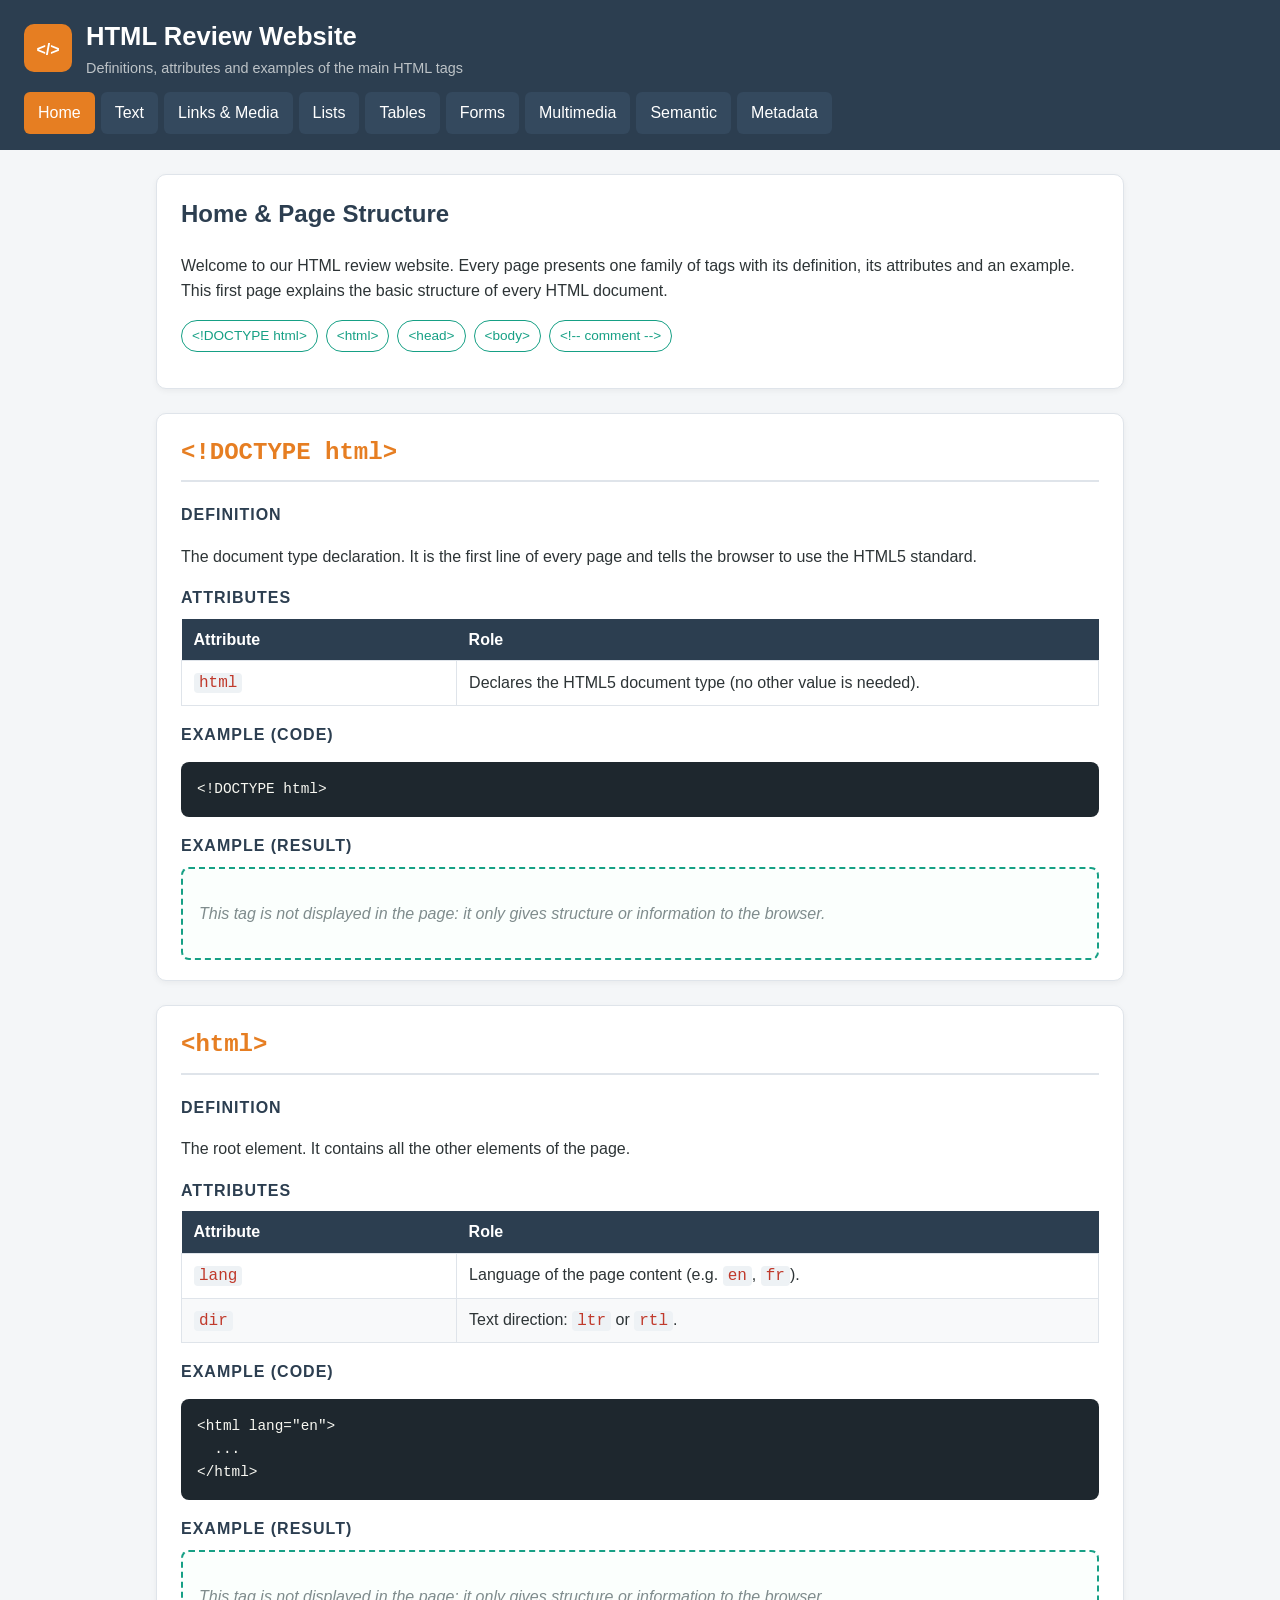
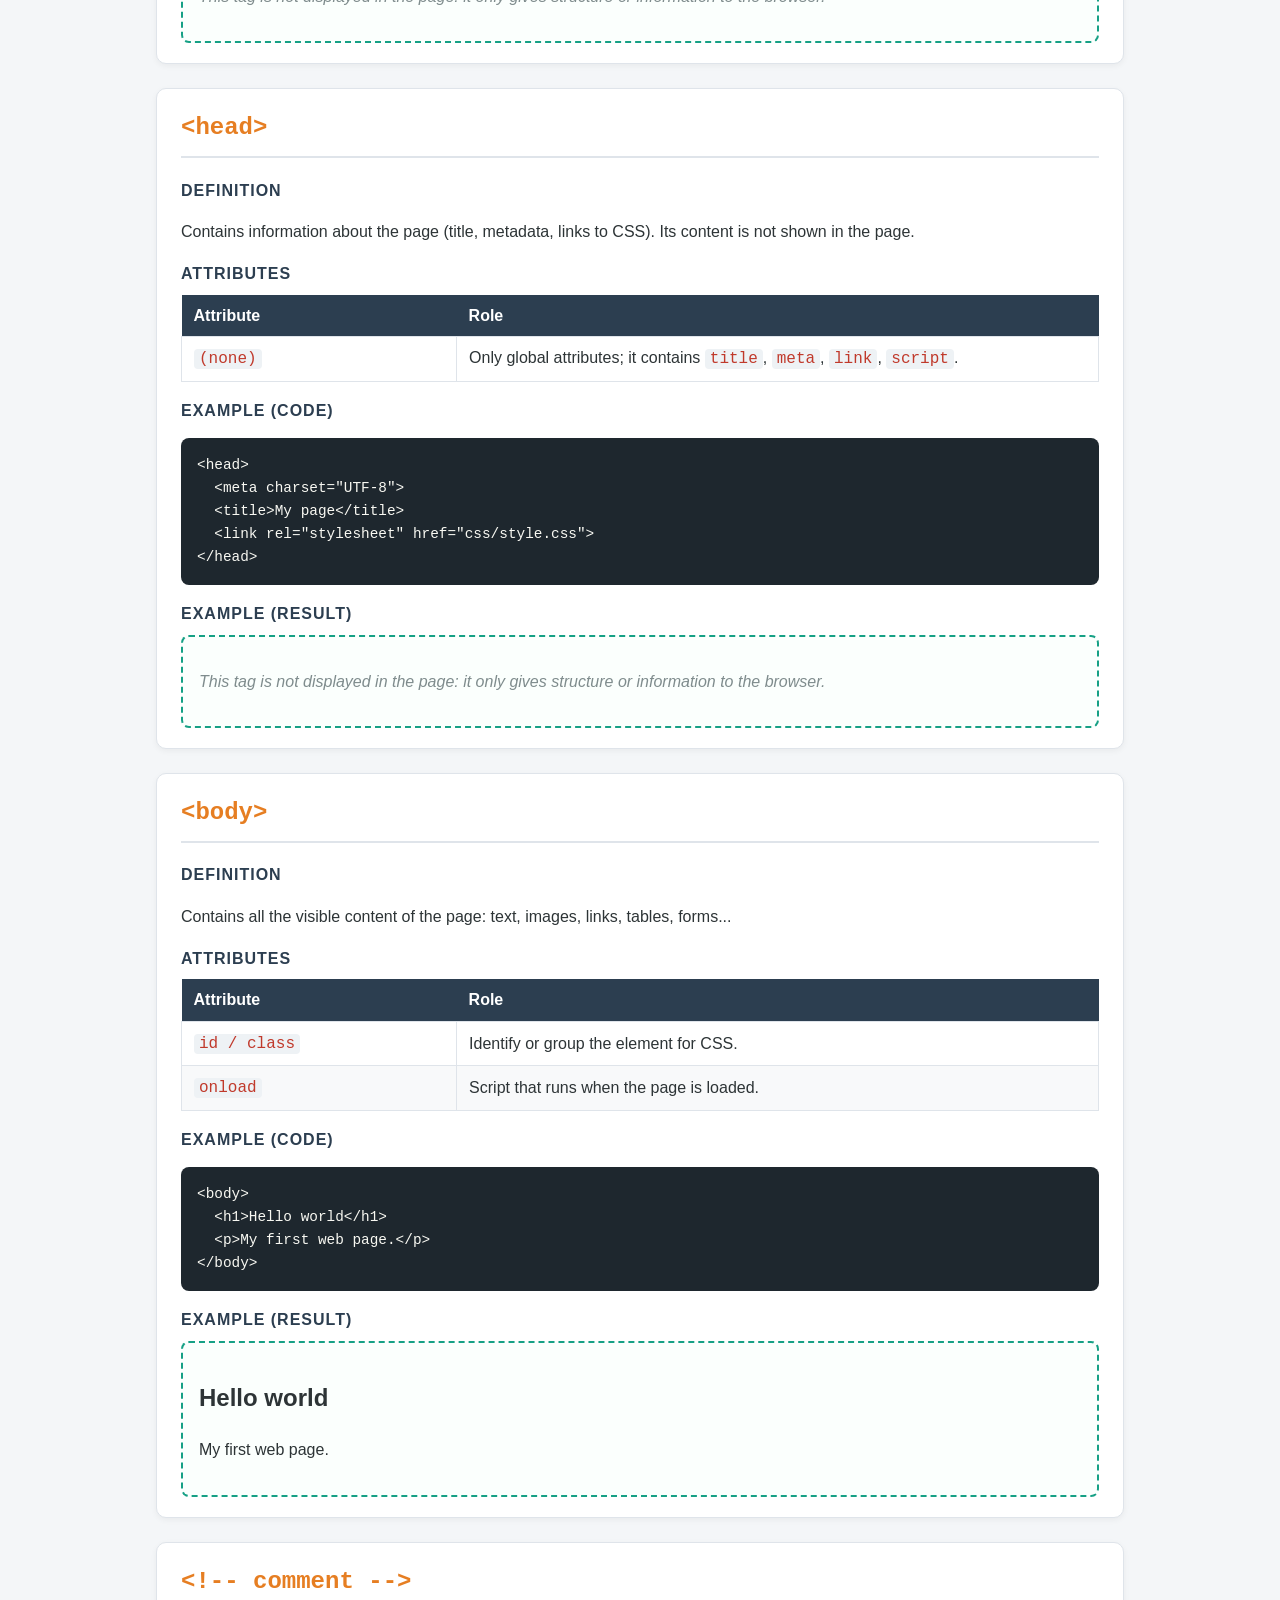
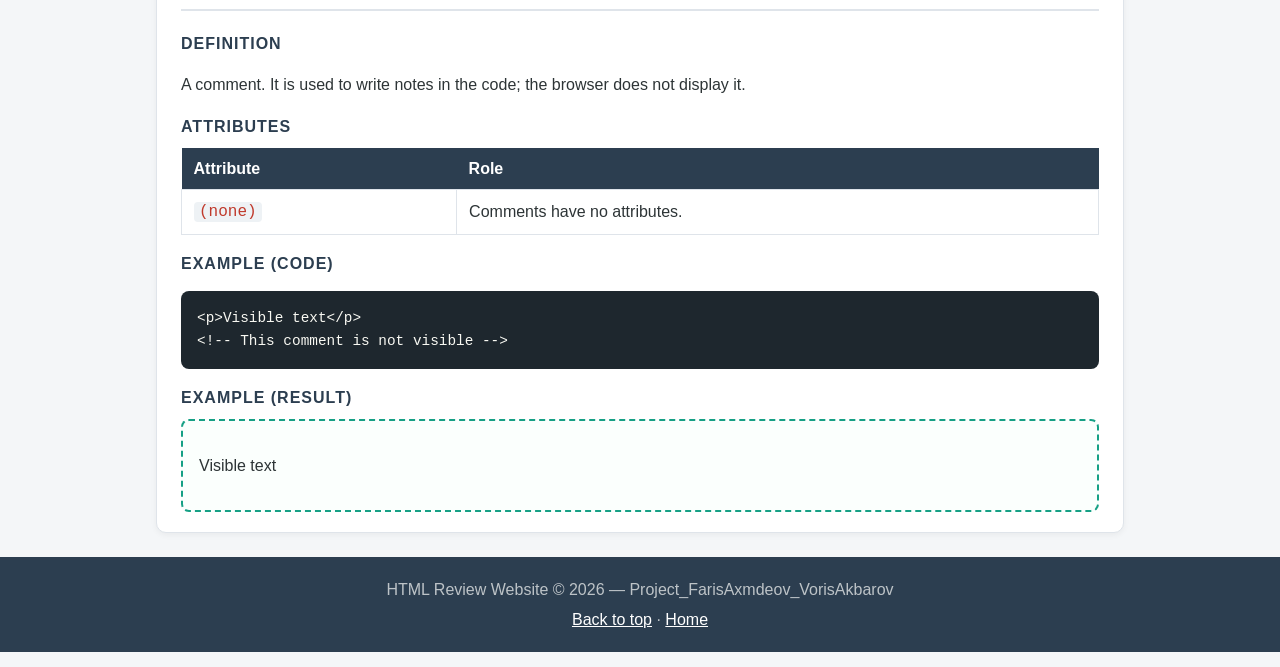
<file: Project_FarisAxmdeov_VorisAkbarov/index.html>
<!DOCTYPE html>
<html lang="en">
<head>
  <meta charset="UTF-8">
  <meta name="viewport" content="width=device-width, initial-scale=1.0">
  <meta name="description" content="HTML Review Website - Home">
  <title>Home | HTML Review</title>
  <link rel="stylesheet" href="css/style.css">
</head>
<body id="top">
  <header class="site-header">
    <div class="brand">
      <img src="images/logo.svg" alt="HTML Review logo" width="48" height="48">
      <div>
        <p class="site-title">HTML Review Website</p>
        <p class="site-subtitle">Definitions, attributes and examples of the main HTML tags</p>
      </div>
    </div>
    <nav class="main-nav">
      <ul>
        <li><a href="index.html" class="active">Home</a></li>
        <li><a href="text.html">Text</a></li>
        <li><a href="links.html">Links &amp; Media</a></li>
        <li><a href="lists.html">Lists</a></li>
        <li><a href="tables.html">Tables</a></li>
        <li><a href="forms.html">Forms</a></li>
        <li><a href="media.html">Multimedia</a></li>
        <li><a href="semantic.html">Semantic</a></li>
        <li><a href="metadata.html">Metadata</a></li>
      </ul>
    </nav>
  </header>

  <main>
    <section class="intro">
      <h1>Home &amp; Page Structure</h1>
      <p>Welcome to our HTML review website. Every page presents one family of tags with its definition, its attributes and an example. This first page explains the basic structure of every HTML document.</p>
      <ul class="toc">
        <li><a href="#doctype-html">&lt;!DOCTYPE html&gt;</a></li>
        <li><a href="#html">&lt;html&gt;</a></li>
        <li><a href="#head">&lt;head&gt;</a></li>
        <li><a href="#body">&lt;body&gt;</a></li>
        <li><a href="#comment">&lt;!-- comment --&gt;</a></li>
      </ul>
    </section>

    <section class="tag" id="doctype-html">
      <h2 class="tag-name">&lt;!DOCTYPE html&gt;</h2>

      <h3>Definition</h3>
      <p>The document type declaration. It is the first line of every page and tells the browser to use the HTML5 standard.</p>

      <h3>Attributes</h3>
      <table class="attr-table">
        <thead>
          <tr><th>Attribute</th><th>Role</th></tr>
        </thead>
        <tbody>
          <tr><td><code>html</code></td><td>Declares the HTML5 document type (no other value is needed).</td></tr>
        </tbody>
      </table>

      <h3>Example (code)</h3>
<pre><code>&lt;!DOCTYPE html&gt;</code></pre>

      <h3>Example (result)</h3>
      <div class="result">
<p class="note">This tag is not displayed in the page: it only gives structure or information to the browser.</p>
      </div>
    </section>

    <section class="tag" id="html">
      <h2 class="tag-name">&lt;html&gt;</h2>

      <h3>Definition</h3>
      <p>The root element. It contains all the other elements of the page.</p>

      <h3>Attributes</h3>
      <table class="attr-table">
        <thead>
          <tr><th>Attribute</th><th>Role</th></tr>
        </thead>
        <tbody>
          <tr><td><code>lang</code></td><td>Language of the page content (e.g. <code>en</code>, <code>fr</code>).</td></tr>
          <tr><td><code>dir</code></td><td>Text direction: <code>ltr</code> or <code>rtl</code>.</td></tr>
        </tbody>
      </table>

      <h3>Example (code)</h3>
<pre><code>&lt;html lang=&quot;en&quot;&gt;
  ...
&lt;/html&gt;</code></pre>

      <h3>Example (result)</h3>
      <div class="result">
<p class="note">This tag is not displayed in the page: it only gives structure or information to the browser.</p>
      </div>
    </section>

    <section class="tag" id="head">
      <h2 class="tag-name">&lt;head&gt;</h2>

      <h3>Definition</h3>
      <p>Contains information about the page (title, metadata, links to CSS). Its content is not shown in the page.</p>

      <h3>Attributes</h3>
      <table class="attr-table">
        <thead>
          <tr><th>Attribute</th><th>Role</th></tr>
        </thead>
        <tbody>
          <tr><td><code>(none)</code></td><td>Only global attributes; it contains <code>title</code>, <code>meta</code>, <code>link</code>, <code>script</code>.</td></tr>
        </tbody>
      </table>

      <h3>Example (code)</h3>
<pre><code>&lt;head&gt;
  &lt;meta charset=&quot;UTF-8&quot;&gt;
  &lt;title&gt;My page&lt;/title&gt;
  &lt;link rel=&quot;stylesheet&quot; href=&quot;css/style.css&quot;&gt;
&lt;/head&gt;</code></pre>

      <h3>Example (result)</h3>
      <div class="result">
<p class="note">This tag is not displayed in the page: it only gives structure or information to the browser.</p>
      </div>
    </section>

    <section class="tag" id="body">
      <h2 class="tag-name">&lt;body&gt;</h2>

      <h3>Definition</h3>
      <p>Contains all the visible content of the page: text, images, links, tables, forms...</p>

      <h3>Attributes</h3>
      <table class="attr-table">
        <thead>
          <tr><th>Attribute</th><th>Role</th></tr>
        </thead>
        <tbody>
          <tr><td><code>id / class</code></td><td>Identify or group the element for CSS.</td></tr>
          <tr><td><code>onload</code></td><td>Script that runs when the page is loaded.</td></tr>
        </tbody>
      </table>

      <h3>Example (code)</h3>
<pre><code>&lt;body&gt;
  &lt;h1&gt;Hello world&lt;/h1&gt;
  &lt;p&gt;My first web page.&lt;/p&gt;
&lt;/body&gt;</code></pre>

      <h3>Example (result)</h3>
      <div class="result">
<h1>Hello world</h1>
<p>My first web page.</p>
      </div>
    </section>

    <section class="tag" id="comment">
      <h2 class="tag-name">&lt;!-- comment --&gt;</h2>

      <h3>Definition</h3>
      <p>A comment. It is used to write notes in the code; the browser does not display it.</p>

      <h3>Attributes</h3>
      <table class="attr-table">
        <thead>
          <tr><th>Attribute</th><th>Role</th></tr>
        </thead>
        <tbody>
          <tr><td><code>(none)</code></td><td>Comments have no attributes.</td></tr>
        </tbody>
      </table>

      <h3>Example (code)</h3>
<pre><code>&lt;p&gt;Visible text&lt;/p&gt;
&lt;!-- This comment is not visible --&gt;</code></pre>

      <h3>Example (result)</h3>
      <div class="result">
<p>Visible text</p>
      </div>
    </section>
  </main>

  <footer class="site-footer">
    <p>HTML Review Website &copy; 2026 &mdash; Project_FarisAxmdeov_VorisAkbarov</p>
    <p><a href="#top">Back to top</a> &middot; <a href="index.html">Home</a></p>
  </footer>
</body>
</html>
</file>
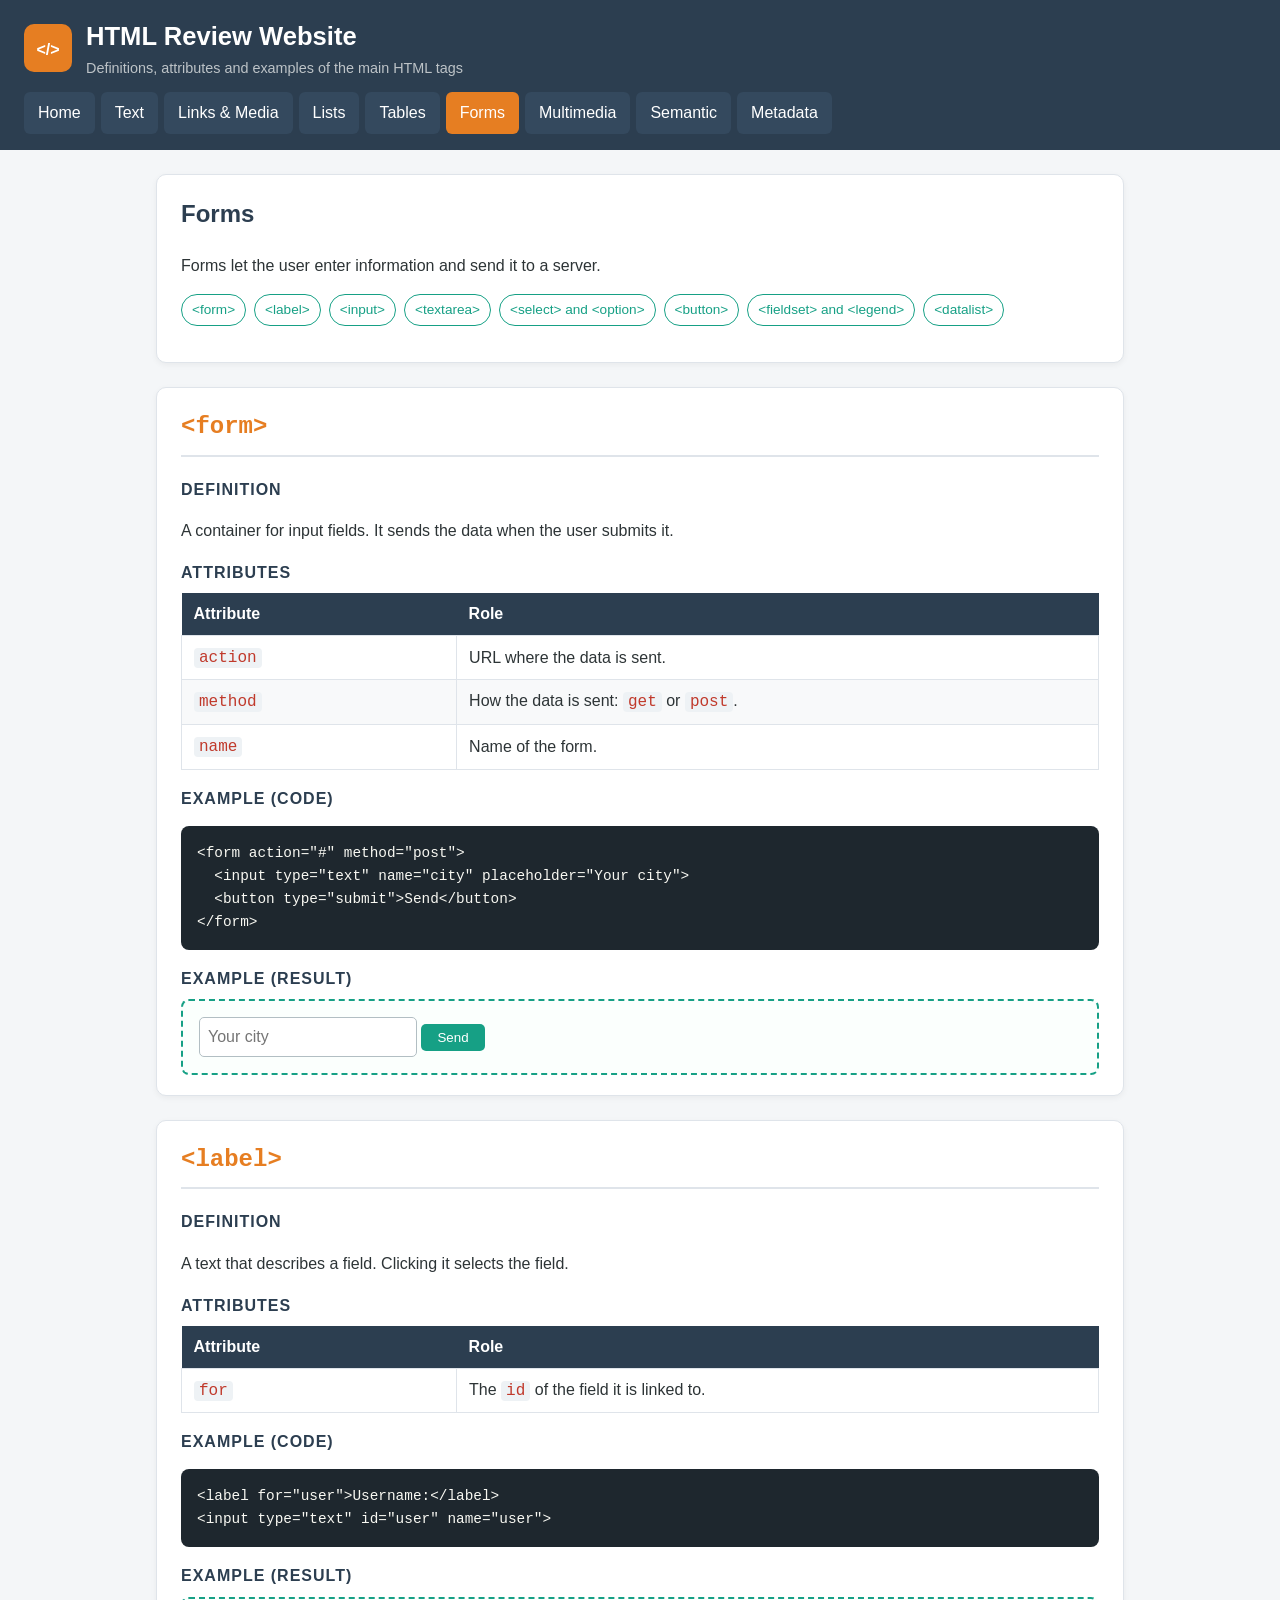
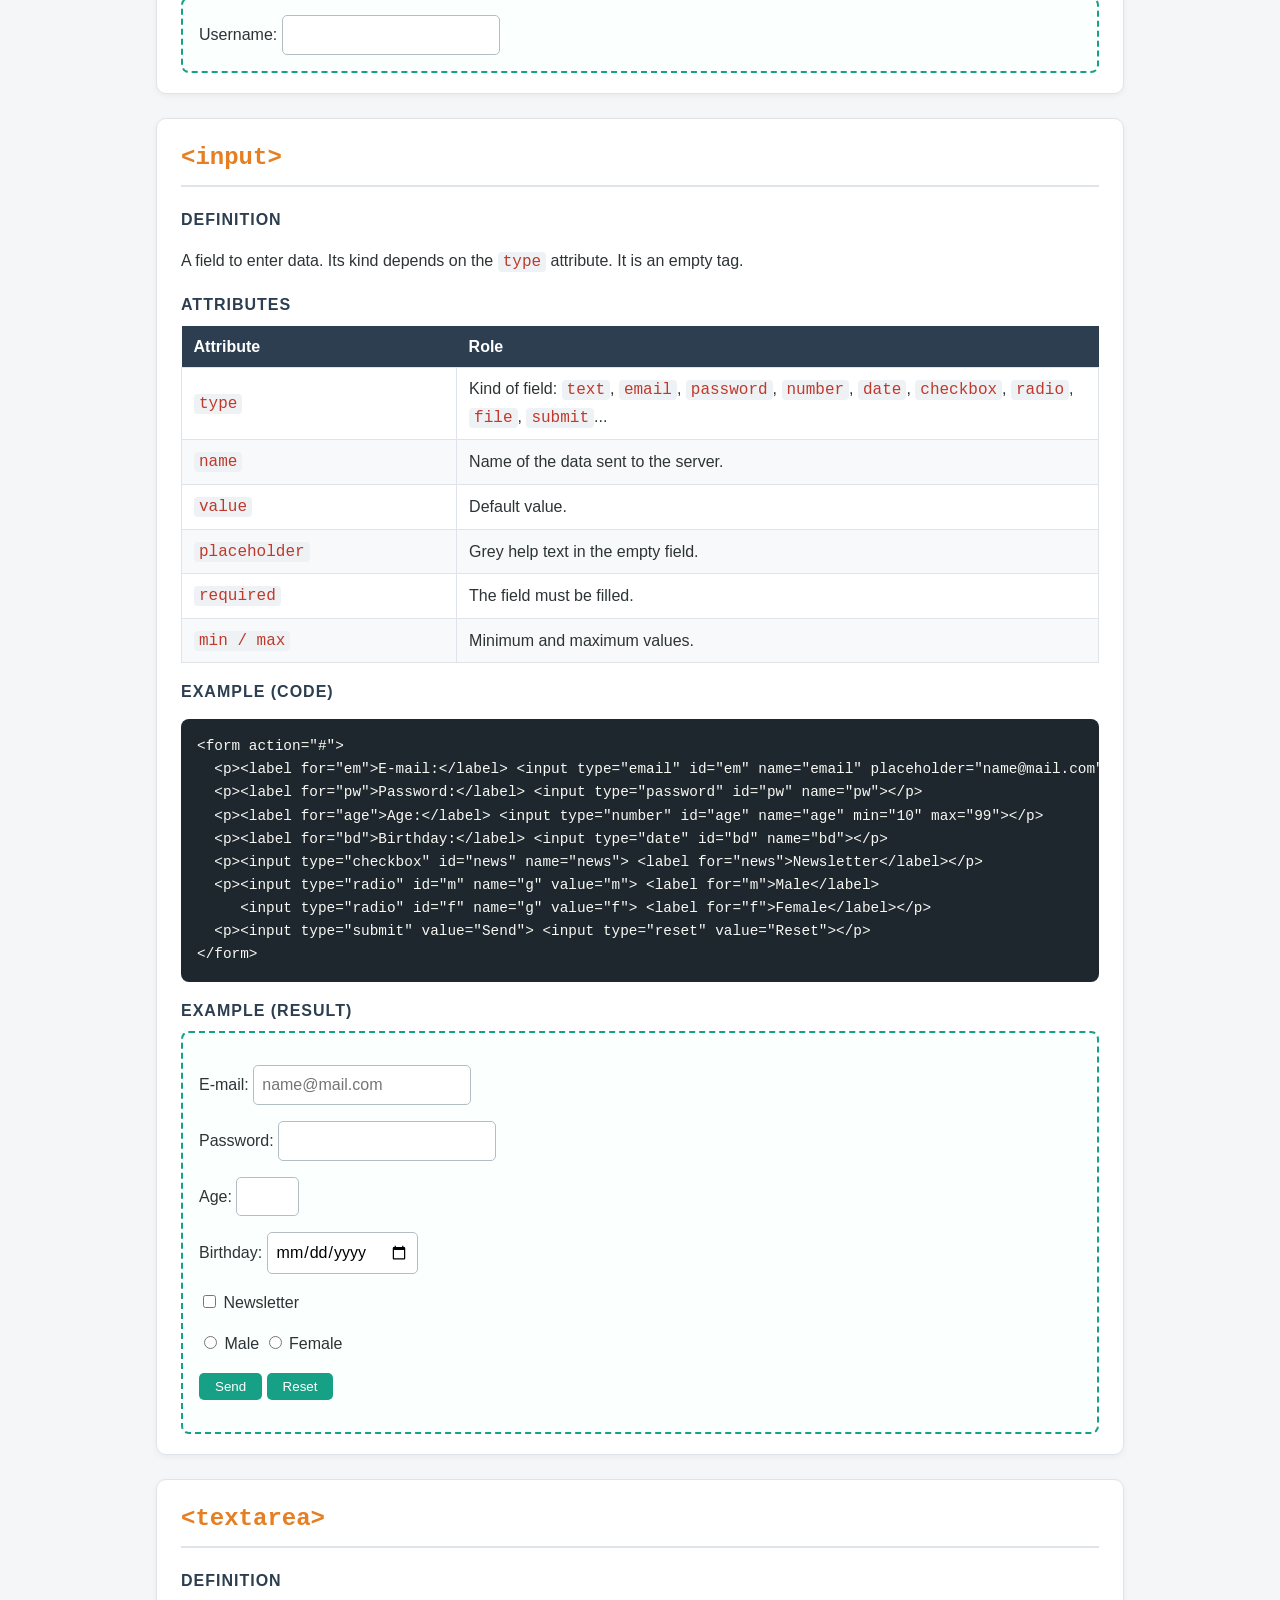
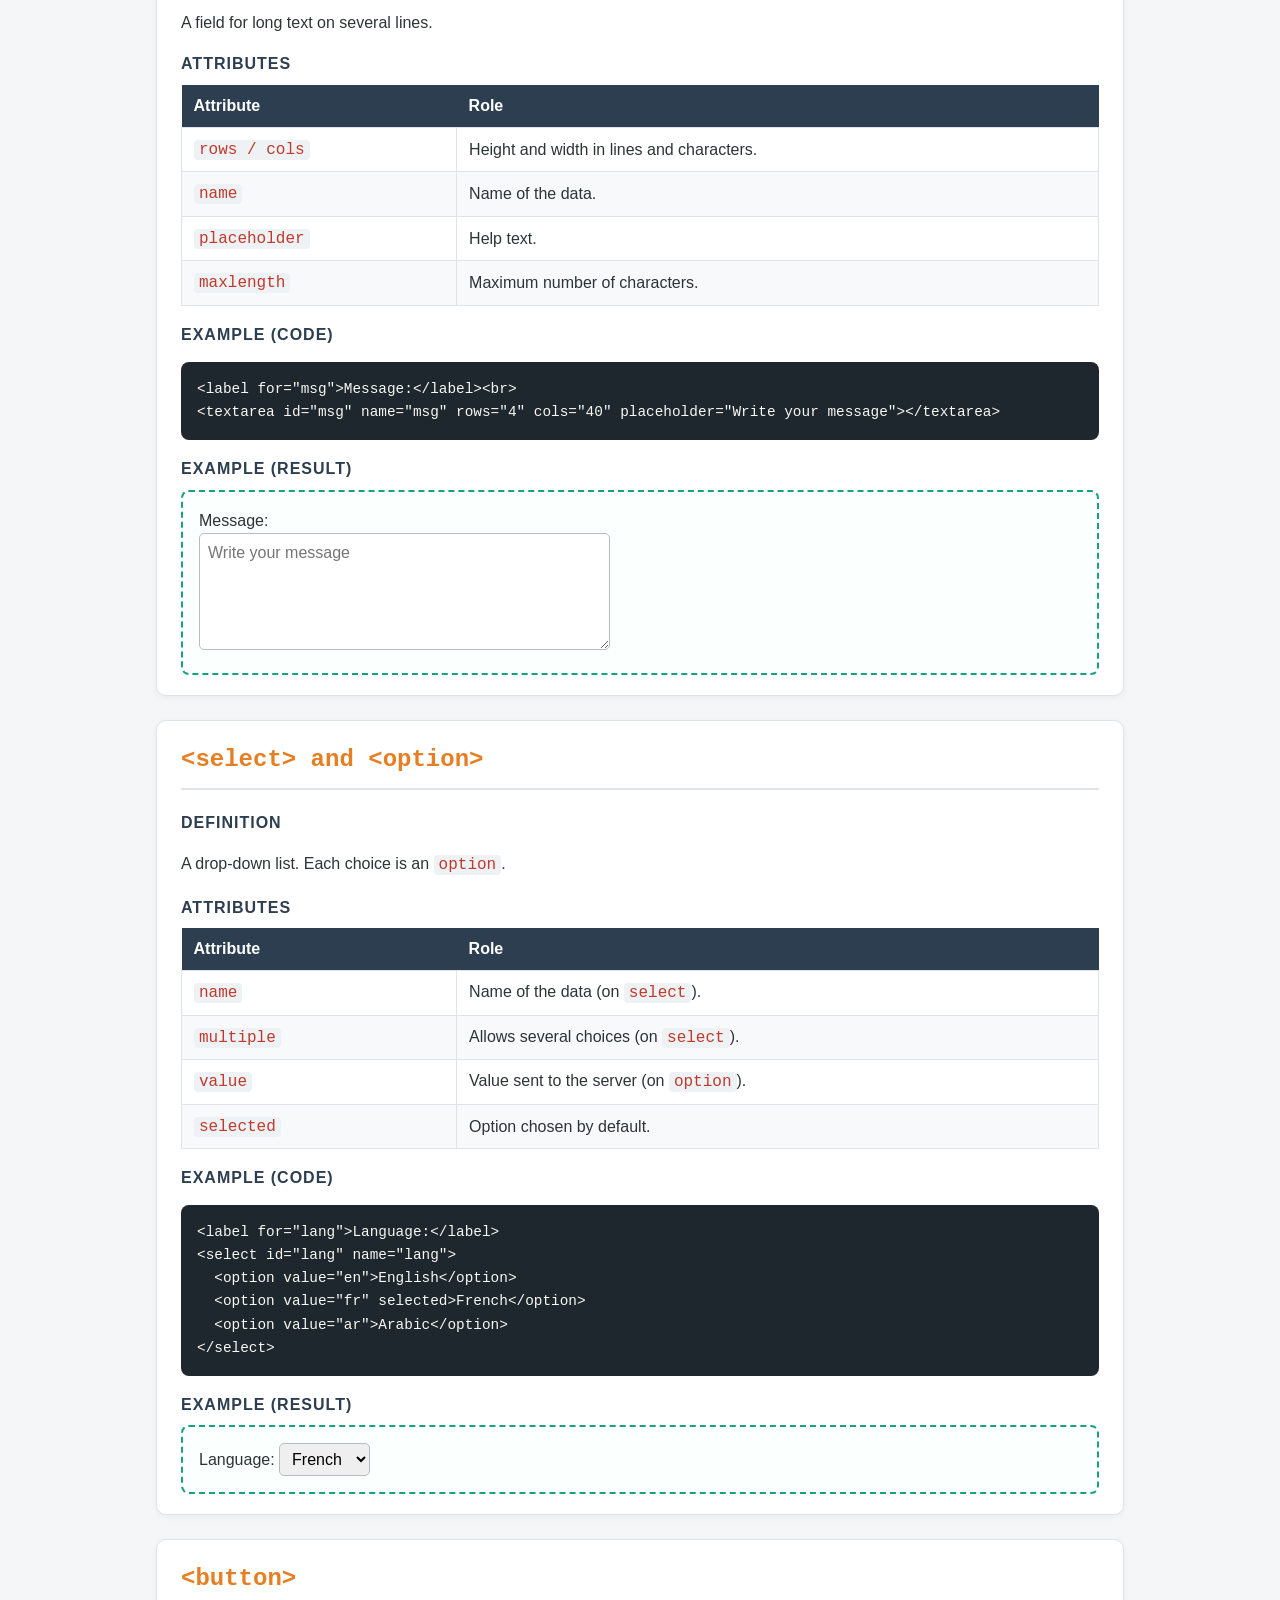
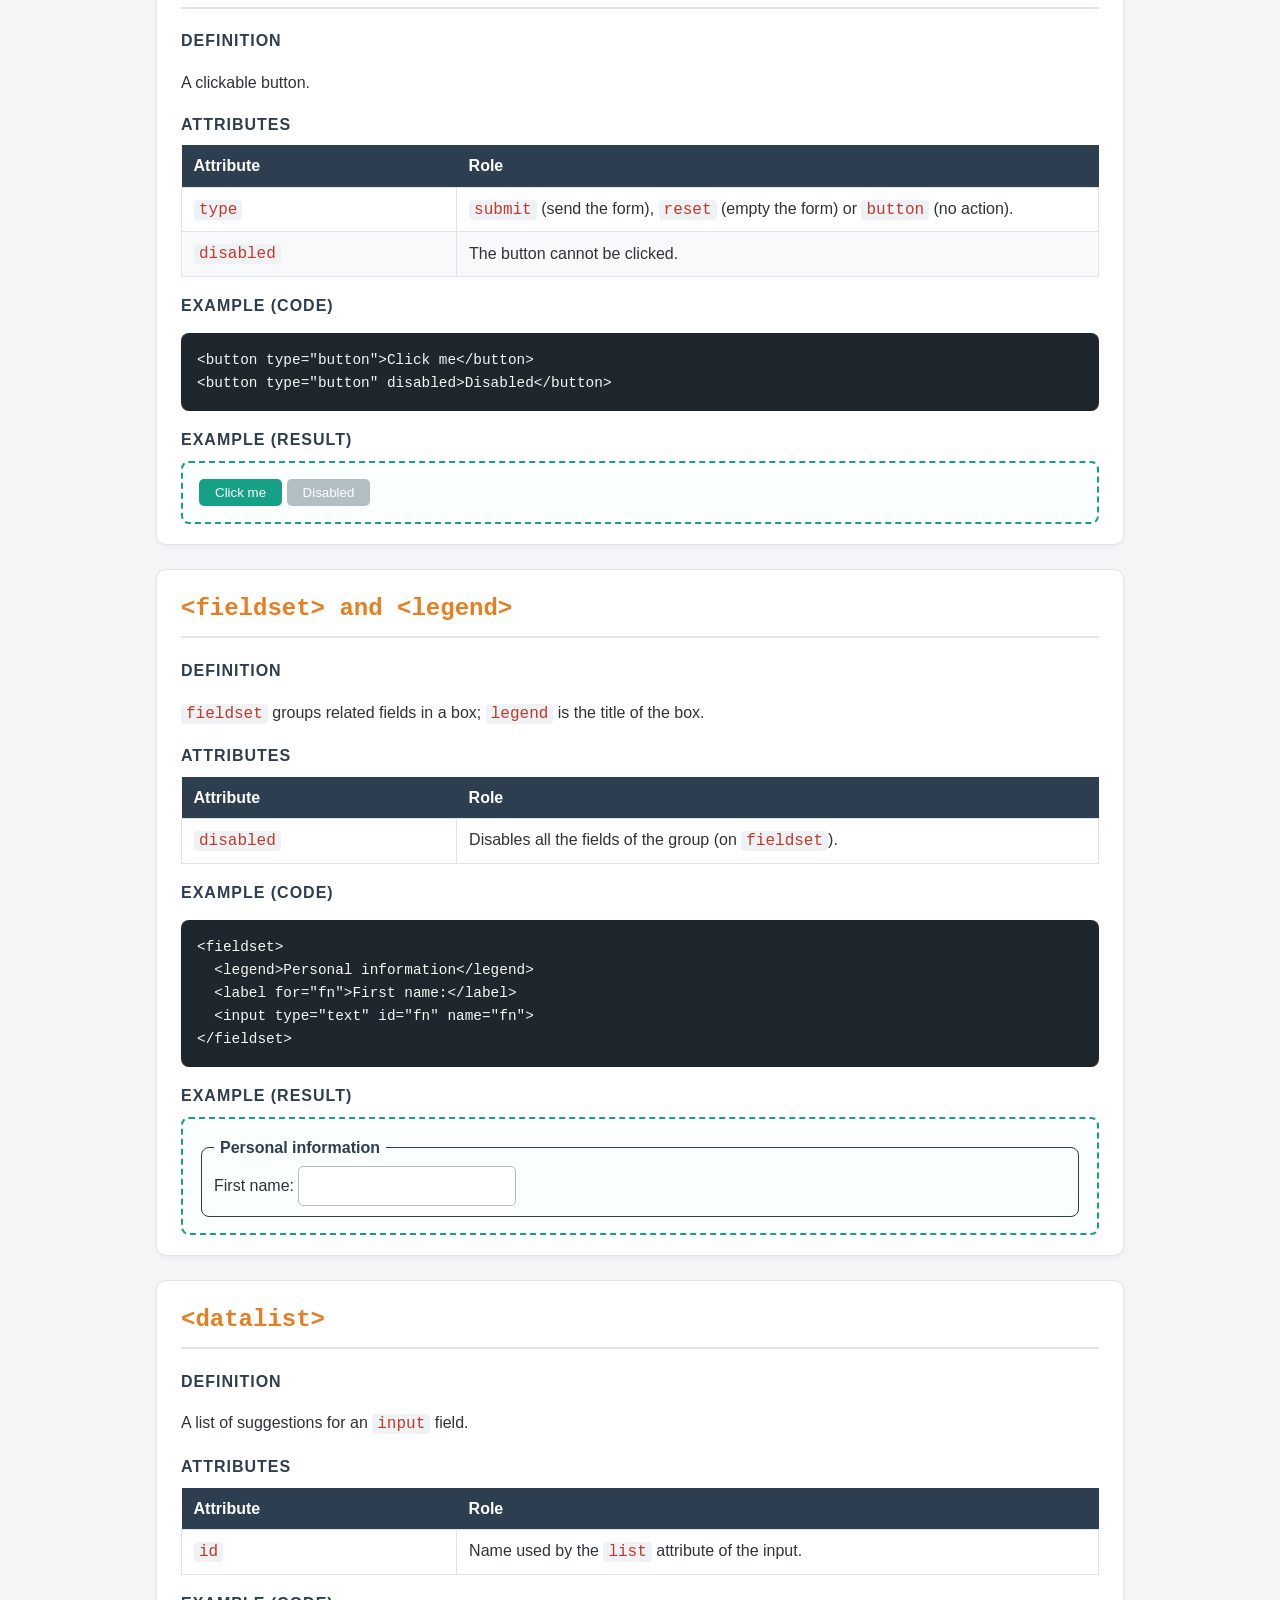
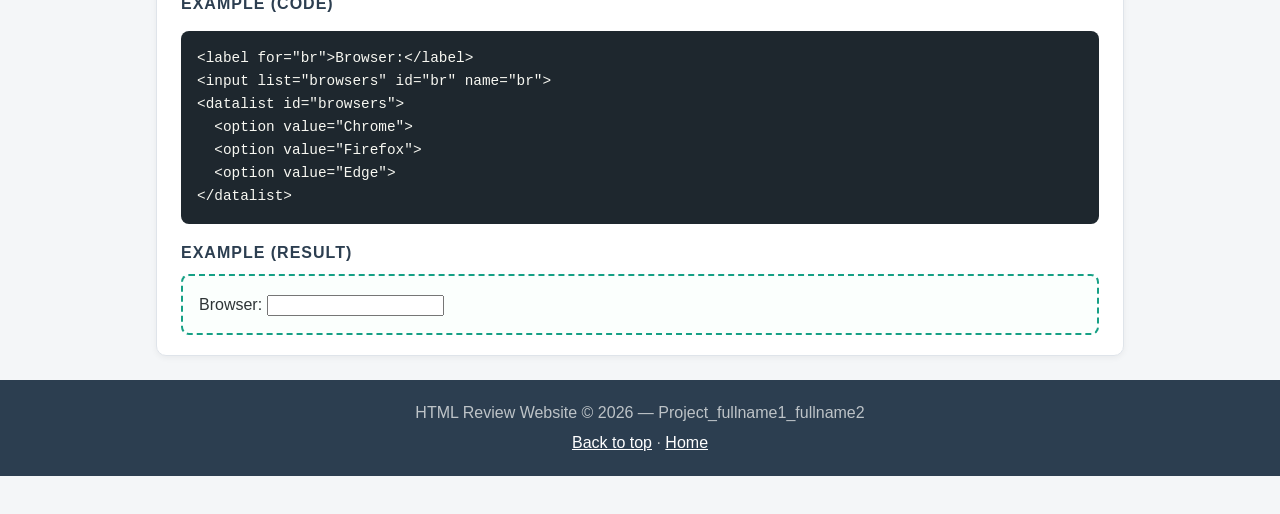
<file: Project_FarisAxmdeov_VorisAkbarov/forms.html>
<!DOCTYPE html>
<html lang="en">
<head>
  <meta charset="UTF-8">
  <meta name="viewport" content="width=device-width, initial-scale=1.0">
  <meta name="description" content="HTML Review Website - Forms">
  <title>Forms | HTML Review</title>
  <link rel="stylesheet" href="css/style.css">
</head>
<body id="top">
  <header class="site-header">
    <div class="brand">
      <img src="images/logo.svg" alt="HTML Review logo" width="48" height="48">
      <div>
        <p class="site-title">HTML Review Website</p>
        <p class="site-subtitle">Definitions, attributes and examples of the main HTML tags</p>
      </div>
    </div>
    <nav class="main-nav">
      <ul>
        <li><a href="index.html">Home</a></li>
        <li><a href="text.html">Text</a></li>
        <li><a href="links.html">Links &amp; Media</a></li>
        <li><a href="lists.html">Lists</a></li>
        <li><a href="tables.html">Tables</a></li>
        <li><a href="forms.html" class="active">Forms</a></li>
        <li><a href="media.html">Multimedia</a></li>
        <li><a href="semantic.html">Semantic</a></li>
        <li><a href="metadata.html">Metadata</a></li>
      </ul>
    </nav>
  </header>

  <main>
    <section class="intro">
      <h1>Forms</h1>
      <p>Forms let the user enter information and send it to a server.</p>
      <ul class="toc">
        <li><a href="#form">&lt;form&gt;</a></li>
        <li><a href="#label">&lt;label&gt;</a></li>
        <li><a href="#input">&lt;input&gt;</a></li>
        <li><a href="#textarea">&lt;textarea&gt;</a></li>
        <li><a href="#select-and-option">&lt;select&gt; and &lt;option&gt;</a></li>
        <li><a href="#button">&lt;button&gt;</a></li>
        <li><a href="#fieldset-and-legend">&lt;fieldset&gt; and &lt;legend&gt;</a></li>
        <li><a href="#datalist">&lt;datalist&gt;</a></li>
      </ul>
    </section>

    <section class="tag" id="form">
      <h2 class="tag-name">&lt;form&gt;</h2>

      <h3>Definition</h3>
      <p>A container for input fields. It sends the data when the user submits it.</p>

      <h3>Attributes</h3>
      <table class="attr-table">
        <thead>
          <tr><th>Attribute</th><th>Role</th></tr>
        </thead>
        <tbody>
          <tr><td><code>action</code></td><td>URL where the data is sent.</td></tr>
          <tr><td><code>method</code></td><td>How the data is sent: <code>get</code> or <code>post</code>.</td></tr>
          <tr><td><code>name</code></td><td>Name of the form.</td></tr>
        </tbody>
      </table>

      <h3>Example (code)</h3>
<pre><code>&lt;form action=&quot;#&quot; method=&quot;post&quot;&gt;
  &lt;input type=&quot;text&quot; name=&quot;city&quot; placeholder=&quot;Your city&quot;&gt;
  &lt;button type=&quot;submit&quot;&gt;Send&lt;/button&gt;
&lt;/form&gt;</code></pre>

      <h3>Example (result)</h3>
      <div class="result">
<form action="#" method="post">
  <input type="text" name="city" placeholder="Your city">
  <button type="submit">Send</button>
</form>
      </div>
    </section>

    <section class="tag" id="label">
      <h2 class="tag-name">&lt;label&gt;</h2>

      <h3>Definition</h3>
      <p>A text that describes a field. Clicking it selects the field.</p>

      <h3>Attributes</h3>
      <table class="attr-table">
        <thead>
          <tr><th>Attribute</th><th>Role</th></tr>
        </thead>
        <tbody>
          <tr><td><code>for</code></td><td>The <code>id</code> of the field it is linked to.</td></tr>
        </tbody>
      </table>

      <h3>Example (code)</h3>
<pre><code>&lt;label for=&quot;user&quot;&gt;Username:&lt;/label&gt;
&lt;input type=&quot;text&quot; id=&quot;user&quot; name=&quot;user&quot;&gt;</code></pre>

      <h3>Example (result)</h3>
      <div class="result">
<label for="user">Username:</label>
<input type="text" id="user" name="user">
      </div>
    </section>

    <section class="tag" id="input">
      <h2 class="tag-name">&lt;input&gt;</h2>

      <h3>Definition</h3>
      <p>A field to enter data. Its kind depends on the <code>type</code> attribute. It is an empty tag.</p>

      <h3>Attributes</h3>
      <table class="attr-table">
        <thead>
          <tr><th>Attribute</th><th>Role</th></tr>
        </thead>
        <tbody>
          <tr><td><code>type</code></td><td>Kind of field: <code>text</code>, <code>email</code>, <code>password</code>, <code>number</code>, <code>date</code>, <code>checkbox</code>, <code>radio</code>, <code>file</code>, <code>submit</code>...</td></tr>
          <tr><td><code>name</code></td><td>Name of the data sent to the server.</td></tr>
          <tr><td><code>value</code></td><td>Default value.</td></tr>
          <tr><td><code>placeholder</code></td><td>Grey help text in the empty field.</td></tr>
          <tr><td><code>required</code></td><td>The field must be filled.</td></tr>
          <tr><td><code>min / max</code></td><td>Minimum and maximum values.</td></tr>
        </tbody>
      </table>

      <h3>Example (code)</h3>
<pre><code>&lt;form action=&quot;#&quot;&gt;
  &lt;p&gt;&lt;label for=&quot;em&quot;&gt;E-mail:&lt;/label&gt; &lt;input type=&quot;email&quot; id=&quot;em&quot; name=&quot;email&quot; placeholder=&quot;name@mail.com&quot; required&gt;&lt;/p&gt;
  &lt;p&gt;&lt;label for=&quot;pw&quot;&gt;Password:&lt;/label&gt; &lt;input type=&quot;password&quot; id=&quot;pw&quot; name=&quot;pw&quot;&gt;&lt;/p&gt;
  &lt;p&gt;&lt;label for=&quot;age&quot;&gt;Age:&lt;/label&gt; &lt;input type=&quot;number&quot; id=&quot;age&quot; name=&quot;age&quot; min=&quot;10&quot; max=&quot;99&quot;&gt;&lt;/p&gt;
  &lt;p&gt;&lt;label for=&quot;bd&quot;&gt;Birthday:&lt;/label&gt; &lt;input type=&quot;date&quot; id=&quot;bd&quot; name=&quot;bd&quot;&gt;&lt;/p&gt;
  &lt;p&gt;&lt;input type=&quot;checkbox&quot; id=&quot;news&quot; name=&quot;news&quot;&gt; &lt;label for=&quot;news&quot;&gt;Newsletter&lt;/label&gt;&lt;/p&gt;
  &lt;p&gt;&lt;input type=&quot;radio&quot; id=&quot;m&quot; name=&quot;g&quot; value=&quot;m&quot;&gt; &lt;label for=&quot;m&quot;&gt;Male&lt;/label&gt;
     &lt;input type=&quot;radio&quot; id=&quot;f&quot; name=&quot;g&quot; value=&quot;f&quot;&gt; &lt;label for=&quot;f&quot;&gt;Female&lt;/label&gt;&lt;/p&gt;
  &lt;p&gt;&lt;input type=&quot;submit&quot; value=&quot;Send&quot;&gt; &lt;input type=&quot;reset&quot; value=&quot;Reset&quot;&gt;&lt;/p&gt;
&lt;/form&gt;</code></pre>

      <h3>Example (result)</h3>
      <div class="result">
<form action="#">
  <p><label for="em">E-mail:</label> <input type="email" id="em" name="email" placeholder="name@mail.com" required></p>
  <p><label for="pw">Password:</label> <input type="password" id="pw" name="pw"></p>
  <p><label for="age">Age:</label> <input type="number" id="age" name="age" min="10" max="99"></p>
  <p><label for="bd">Birthday:</label> <input type="date" id="bd" name="bd"></p>
  <p><input type="checkbox" id="news" name="news"> <label for="news">Newsletter</label></p>
  <p><input type="radio" id="m" name="g" value="m"> <label for="m">Male</label>
     <input type="radio" id="f" name="g" value="f"> <label for="f">Female</label></p>
  <p><input type="submit" value="Send"> <input type="reset" value="Reset"></p>
</form>
      </div>
    </section>

    <section class="tag" id="textarea">
      <h2 class="tag-name">&lt;textarea&gt;</h2>

      <h3>Definition</h3>
      <p>A field for long text on several lines.</p>

      <h3>Attributes</h3>
      <table class="attr-table">
        <thead>
          <tr><th>Attribute</th><th>Role</th></tr>
        </thead>
        <tbody>
          <tr><td><code>rows / cols</code></td><td>Height and width in lines and characters.</td></tr>
          <tr><td><code>name</code></td><td>Name of the data.</td></tr>
          <tr><td><code>placeholder</code></td><td>Help text.</td></tr>
          <tr><td><code>maxlength</code></td><td>Maximum number of characters.</td></tr>
        </tbody>
      </table>

      <h3>Example (code)</h3>
<pre><code>&lt;label for=&quot;msg&quot;&gt;Message:&lt;/label&gt;&lt;br&gt;
&lt;textarea id=&quot;msg&quot; name=&quot;msg&quot; rows=&quot;4&quot; cols=&quot;40&quot; placeholder=&quot;Write your message&quot;&gt;&lt;/textarea&gt;</code></pre>

      <h3>Example (result)</h3>
      <div class="result">
<label for="msg">Message:</label><br>
<textarea id="msg" name="msg" rows="4" cols="40" placeholder="Write your message"></textarea>
      </div>
    </section>

    <section class="tag" id="select-and-option">
      <h2 class="tag-name">&lt;select&gt; and &lt;option&gt;</h2>

      <h3>Definition</h3>
      <p>A drop-down list. Each choice is an <code>option</code>.</p>

      <h3>Attributes</h3>
      <table class="attr-table">
        <thead>
          <tr><th>Attribute</th><th>Role</th></tr>
        </thead>
        <tbody>
          <tr><td><code>name</code></td><td>Name of the data (on <code>select</code>).</td></tr>
          <tr><td><code>multiple</code></td><td>Allows several choices (on <code>select</code>).</td></tr>
          <tr><td><code>value</code></td><td>Value sent to the server (on <code>option</code>).</td></tr>
          <tr><td><code>selected</code></td><td>Option chosen by default.</td></tr>
        </tbody>
      </table>

      <h3>Example (code)</h3>
<pre><code>&lt;label for=&quot;lang&quot;&gt;Language:&lt;/label&gt;
&lt;select id=&quot;lang&quot; name=&quot;lang&quot;&gt;
  &lt;option value=&quot;en&quot;&gt;English&lt;/option&gt;
  &lt;option value=&quot;fr&quot; selected&gt;French&lt;/option&gt;
  &lt;option value=&quot;ar&quot;&gt;Arabic&lt;/option&gt;
&lt;/select&gt;</code></pre>

      <h3>Example (result)</h3>
      <div class="result">
<label for="lang">Language:</label>
<select id="lang" name="lang">
  <option value="en">English</option>
  <option value="fr" selected>French</option>
  <option value="ar">Arabic</option>
</select>
      </div>
    </section>

    <section class="tag" id="button">
      <h2 class="tag-name">&lt;button&gt;</h2>

      <h3>Definition</h3>
      <p>A clickable button.</p>

      <h3>Attributes</h3>
      <table class="attr-table">
        <thead>
          <tr><th>Attribute</th><th>Role</th></tr>
        </thead>
        <tbody>
          <tr><td><code>type</code></td><td><code>submit</code> (send the form), <code>reset</code> (empty the form) or <code>button</code> (no action).</td></tr>
          <tr><td><code>disabled</code></td><td>The button cannot be clicked.</td></tr>
        </tbody>
      </table>

      <h3>Example (code)</h3>
<pre><code>&lt;button type=&quot;button&quot;&gt;Click me&lt;/button&gt;
&lt;button type=&quot;button&quot; disabled&gt;Disabled&lt;/button&gt;</code></pre>

      <h3>Example (result)</h3>
      <div class="result">
<button type="button">Click me</button>
<button type="button" disabled>Disabled</button>
      </div>
    </section>

    <section class="tag" id="fieldset-and-legend">
      <h2 class="tag-name">&lt;fieldset&gt; and &lt;legend&gt;</h2>

      <h3>Definition</h3>
      <p><code>fieldset</code> groups related fields in a box; <code>legend</code> is the title of the box.</p>

      <h3>Attributes</h3>
      <table class="attr-table">
        <thead>
          <tr><th>Attribute</th><th>Role</th></tr>
        </thead>
        <tbody>
          <tr><td><code>disabled</code></td><td>Disables all the fields of the group (on <code>fieldset</code>).</td></tr>
        </tbody>
      </table>

      <h3>Example (code)</h3>
<pre><code>&lt;fieldset&gt;
  &lt;legend&gt;Personal information&lt;/legend&gt;
  &lt;label for=&quot;fn&quot;&gt;First name:&lt;/label&gt;
  &lt;input type=&quot;text&quot; id=&quot;fn&quot; name=&quot;fn&quot;&gt;
&lt;/fieldset&gt;</code></pre>

      <h3>Example (result)</h3>
      <div class="result">
<fieldset>
  <legend>Personal information</legend>
  <label for="fn">First name:</label>
  <input type="text" id="fn" name="fn">
</fieldset>
      </div>
    </section>

    <section class="tag" id="datalist">
      <h2 class="tag-name">&lt;datalist&gt;</h2>

      <h3>Definition</h3>
      <p>A list of suggestions for an <code>input</code> field.</p>

      <h3>Attributes</h3>
      <table class="attr-table">
        <thead>
          <tr><th>Attribute</th><th>Role</th></tr>
        </thead>
        <tbody>
          <tr><td><code>id</code></td><td>Name used by the <code>list</code> attribute of the input.</td></tr>
        </tbody>
      </table>

      <h3>Example (code)</h3>
<pre><code>&lt;label for=&quot;br&quot;&gt;Browser:&lt;/label&gt;
&lt;input list=&quot;browsers&quot; id=&quot;br&quot; name=&quot;br&quot;&gt;
&lt;datalist id=&quot;browsers&quot;&gt;
  &lt;option value=&quot;Chrome&quot;&gt;
  &lt;option value=&quot;Firefox&quot;&gt;
  &lt;option value=&quot;Edge&quot;&gt;
&lt;/datalist&gt;</code></pre>

      <h3>Example (result)</h3>
      <div class="result">
<label for="br">Browser:</label>
<input list="browsers" id="br" name="br">
<datalist id="browsers">
  <option value="Chrome">
  <option value="Firefox">
  <option value="Edge">
</datalist>
      </div>
    </section>
  </main>

  <footer class="site-footer">
    <p>HTML Review Website &copy; 2026 &mdash; Project_fullname1_fullname2</p>
    <p><a href="#top">Back to top</a> &middot; <a href="index.html">Home</a></p>
  </footer>
</body>
</html>
</file>
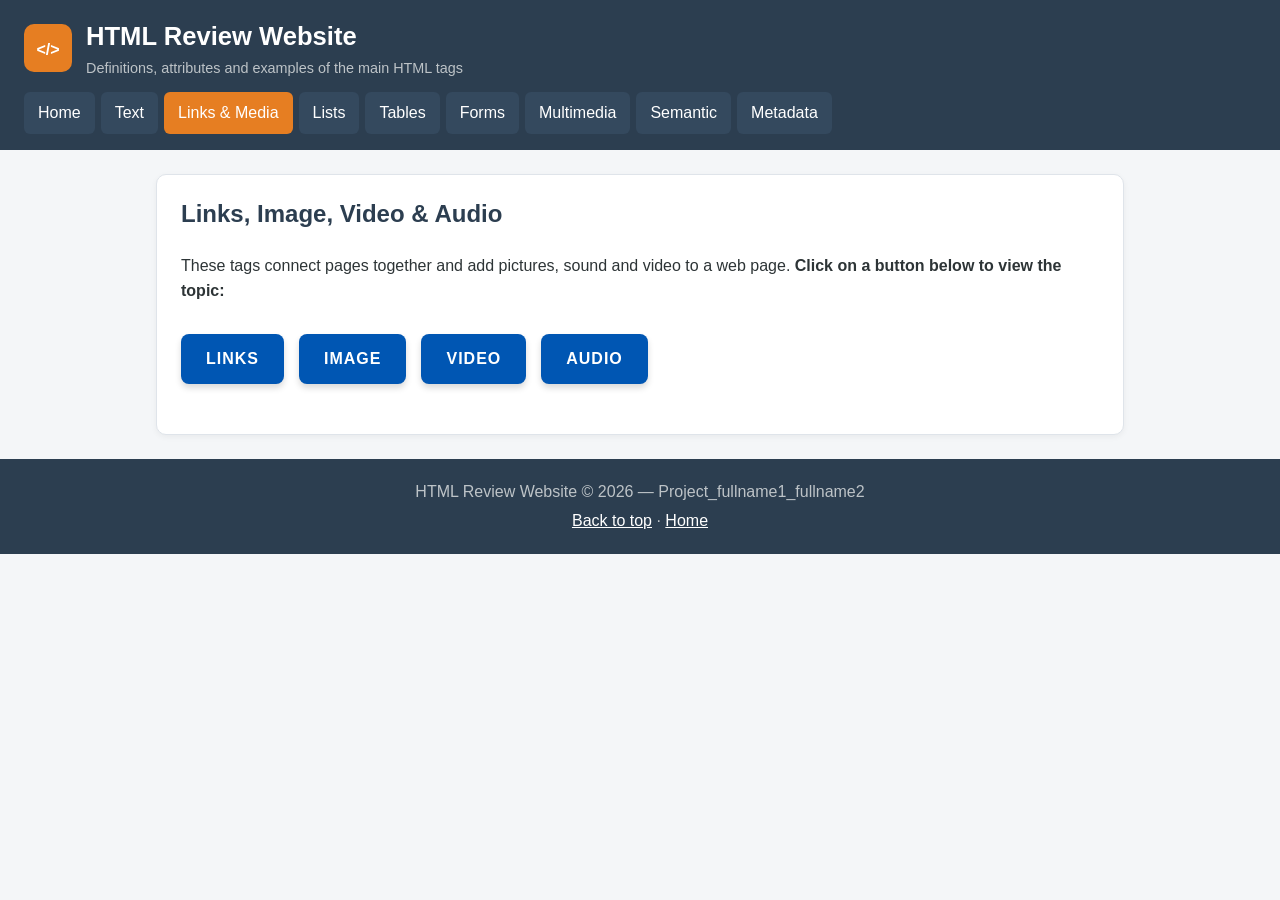
<file: Project_FarisAxmdeov_VorisAkbarov/links.html>
<!DOCTYPE html>
<html lang="en">
<head>
  <meta charset="UTF-8">
  <meta name="viewport" content="width=device-width, initial-scale=1.0">
  <meta name="description" content="HTML Review Website - Links, image, video, audio">
  <title>Links, image, video, audio | HTML Review</title>
  <link rel="stylesheet" href="css/style.css">
  

  <style>

    section.tag {
      display: none;
    }
    

    section.tag:target {
      display: block;
      animation: fadeIn 0.4s ease-in-out;
    }

    @keyframes fadeIn {
      from { opacity: 0; transform: translateY(-10px); }
      to { opacity: 1; transform: translateY(0); }
    }


    .button-group {
      display: flex;
      flex-wrap: wrap;
      gap: 15px;
      margin: 30px 0;
    }

    .btn {
      display: inline-block;
      background-color: #0056b3;
      color: #ffffff;
      padding: 12px 25px;
      text-decoration: none;
      border-radius: 8px;
      font-size: 16px;
      font-weight: bold;
      text-transform: uppercase;
      letter-spacing: 1px;
      transition: background-color 0.3s ease, transform 0.1s ease;
      box-shadow: 0 4px 6px rgba(0, 0, 0, 0.15);
    }

    .btn:hover {
      background-color: #003d82; 
      color: #ffffff;
    }

    .btn:active {
      transform: translateY(3px); 
      box-shadow: 0 2px 3px rgba(0, 0, 0, 0.15);
    }
  </style>
</head>
<body id="top">
  <header class="site-header">
    <div class="brand">
      <img src="images/logo.svg" alt="HTML Review logo" width="48" height="48">
      <div>
        <p class="site-title">HTML Review Website</p>
        <p class="site-subtitle">Definitions, attributes and examples of the main HTML tags</p>
      </div>
    </div>
    <nav class="main-nav">
      <ul>
        <li><a href="index.html">Home</a></li>
        <li><a href="text.html">Text</a></li>
        <li><a href="links.html" class="active">Links &amp; Media</a></li>
        <li><a href="lists.html">Lists</a></li>
        <li><a href="tables.html">Tables</a></li>
        <li><a href="forms.html">Forms</a></li>
        <li><a href="media.html">Multimedia</a></li>
        <li><a href="semantic.html">Semantic</a></li>
        <li><a href="metadata.html">Metadata</a></li>
      </ul>
    </nav>
  </header>

  <main>
    <section class="intro">
      <h1>Links, Image, Video &amp; Audio</h1>
      <p>These tags connect pages together and add pictures, sound and video to a web page. <strong>Click on a button below to view the topic:</strong></p>
      

      <div class="button-group">
        <a href="#a" class="btn">Links</a>
        <a href="#img" class="btn">Image</a>
        <a href="#video" class="btn">Video</a>
        <a href="#audio" class="btn">Audio</a>
      </div>
    </section>


    <section class="tag" id="a">
      <h2 class="tag-name">&lt;a&gt; (Links)</h2>
      <h3>Definition</h3>
      <p>A hyperlink. It opens another page, a website, an e-mail or a part of the same page.</p>
      <h3>Attributes</h3>
      <table class="attr-table">
        <thead>
          <tr><th>Attribute</th><th>Role</th></tr>
        </thead>
        <tbody>
          <tr><td><code>href</code></td><td>Address (URL) of the destination.</td></tr>
          <tr><td><code>target</code></td><td>Where to open the link: <code>_blank</code> = new tab.</td></tr>
          <tr><td><code>title</code></td><td>Tooltip text.</td></tr>
          <tr><td><code>download</code></td><td>Downloads the file instead of opening it.</td></tr>
        </tbody>
      </table>
      <h3>Example (code)</h3>
<pre><code>&lt;a href=&quot;lists.html&quot;&gt;Internal link: Lists page&lt;/a&gt;&lt;br&gt;
&lt;a href=&quot;https://www.w3schools.com&quot; target=&quot;_blank&quot;&gt;External link: W3Schools&lt;/a&gt;&lt;br&gt;
&lt;a href=&quot;mailto:info.moumni.nourchen@gmail.com&quot;&gt;Send an e-mail&lt;/a&gt;&lt;br&gt;
&lt;a href=&quot;#top&quot;&gt;Link to the top of the page&lt;/a&gt;</code></pre>
      <h3>Example (result)</h3>
      <div class="result">
        <a href="lists.html">Internal link: Lists page</a><br>
        <a href="https://www.w3schools.com" target="_blank">External link: W3Schools</a><br>
        <a href="mailto:info.moumni.nourchen@gmail.com">Send an e-mail</a><br>
        <a href="#top">Link to the top of the page</a>
      </div>
    </section>


    <section class="tag" id="img">
      <h2 class="tag-name">&lt;img&gt; (Image)</h2>
      <h3>Definition</h3>
      <p>Displays an image. It is an empty tag.</p>
      <h3>Attributes</h3>
      <table class="attr-table">
        <thead>
          <tr><th>Attribute</th><th>Role</th></tr>
        </thead>
        <tbody>
          <tr><td><code>src</code></td><td>Path of the image file.</td></tr>
          <tr><td><code>alt</code></td><td>Alternative text if the image cannot be shown.</td></tr>
          <tr><td><code>width / height</code></td><td>Size of the image in pixels.</td></tr>
          <tr><td><code>title</code></td><td>Tooltip text.</td></tr>
        </tbody>
      </table>
      <h3>Example (code)</h3>
<pre><code>&lt;img src=&quot;images/photo.svg&quot; alt=&quot;A landscape&quot; width=&quot;300&quot; height=&quot;200&quot; title=&quot;Landscape&quot;&gt;</code></pre>
      <h3>Example (result)</h3>
      <div class="result">
        <img src="images/photo.svg" alt="A landscape" width="300" height="200" title="Landscape">
      </div>
    </section>


    <section class="tag" id="video">
      <h2 class="tag-name">&lt;video&gt; (Video)</h2>
      <h3>Definition</h3>
      <p>Plays a video file in the page.</p>
      <h3>Attributes</h3>
      <table class="attr-table">
        <thead>
          <tr><th>Attribute</th><th>Role</th></tr>
        </thead>
        <tbody>
          <tr><td><code>src</code></td><td>Path of the video file.</td></tr>
          <tr><td><code>controls</code></td><td>Shows the video buttons.</td></tr>
          <tr><td><code>width / height</code></td><td>Size of the video.</td></tr>
          <tr><td><code>poster</code></td><td>Image shown before the video starts.</td></tr>
          <tr><td><code>autoplay / loop / muted</code></td><td>Automatic start, repeat, no sound.</td></tr>
        </tbody>
      </table>
      <h3>Example (code)</h3>
<pre><code>&lt;video controls width=&quot;320&quot; poster=&quot;images/photo.svg&quot;&gt;
  &lt;source src=&quot;images/video.mp4&quot; type=&quot;video/mp4&quot;&gt;
  Your browser does not support video.
&lt;/video&gt;</code></pre>
      <h3>Example (result)</h3>
      <div class="result">
        <video controls width="320" poster="images/photo.svg">
          <source src="images/video.mp4" type="video/mp4">
          Your browser does not support video.
        </video>
      </div>
      

      <h2 class="tag-name" style="margin-top: 30px;">&lt;source&gt;</h2>
      <p>Gives one file (and its format) for an <code>audio</code> or <code>video</code> element. The browser chooses the first one it can read.</p>
    </section>


    <section class="tag" id="audio">
      <h2 class="tag-name">&lt;audio&gt; (Audio)</h2>
      <h3>Definition</h3>
      <p>Plays a sound file in the page.</p>
      <h3>Attributes</h3>
      <table class="attr-table">
        <thead>
          <tr><th>Attribute</th><th>Role</th></tr>
        </thead>
        <tbody>
          <tr><td><code>src</code></td><td>Path of the audio file.</td></tr>
          <tr><td><code>controls</code></td><td>Shows play, pause and volume buttons.</td></tr>
          <tr><td><code>autoplay</code></td><td>Starts the sound automatically.</td></tr>
          <tr><td><code>loop</code></td><td>Plays the sound again and again.</td></tr>
          <tr><td><code>muted</code></td><td>Starts without sound.</td></tr>
        </tbody>
      </table>
      <h3>Example (code)</h3>
<pre><code>&lt;audio controls&gt;
  &lt;source src=&quot;images/audio.mp3&quot; type=&quot;audio/mpeg&quot;&gt;
  &lt;source src=&quot;images/audio.wav&quot; type=&quot;audio/wav&quot;&gt;
  Your browser does not support audio.
&lt;/audio&gt;</code></pre>
      <h3>Example (result)</h3>
      <div class="result">
        <audio controls>
          <source src="images/audio.mp3" type="audio/mpeg">
          <source src="images/audio.wav" type="audio/wav">
        </audio>
      </div>
    </section>

  </main>

  <footer class="site-footer">
    <p>HTML Review Website &copy; 2026 &mdash; Project_fullname1_fullname2</p>
    <p><a href="#top">Back to top</a> &middot; <a href="index.html">Home</a></p>
  </footer>
</body>
</html>
</file>
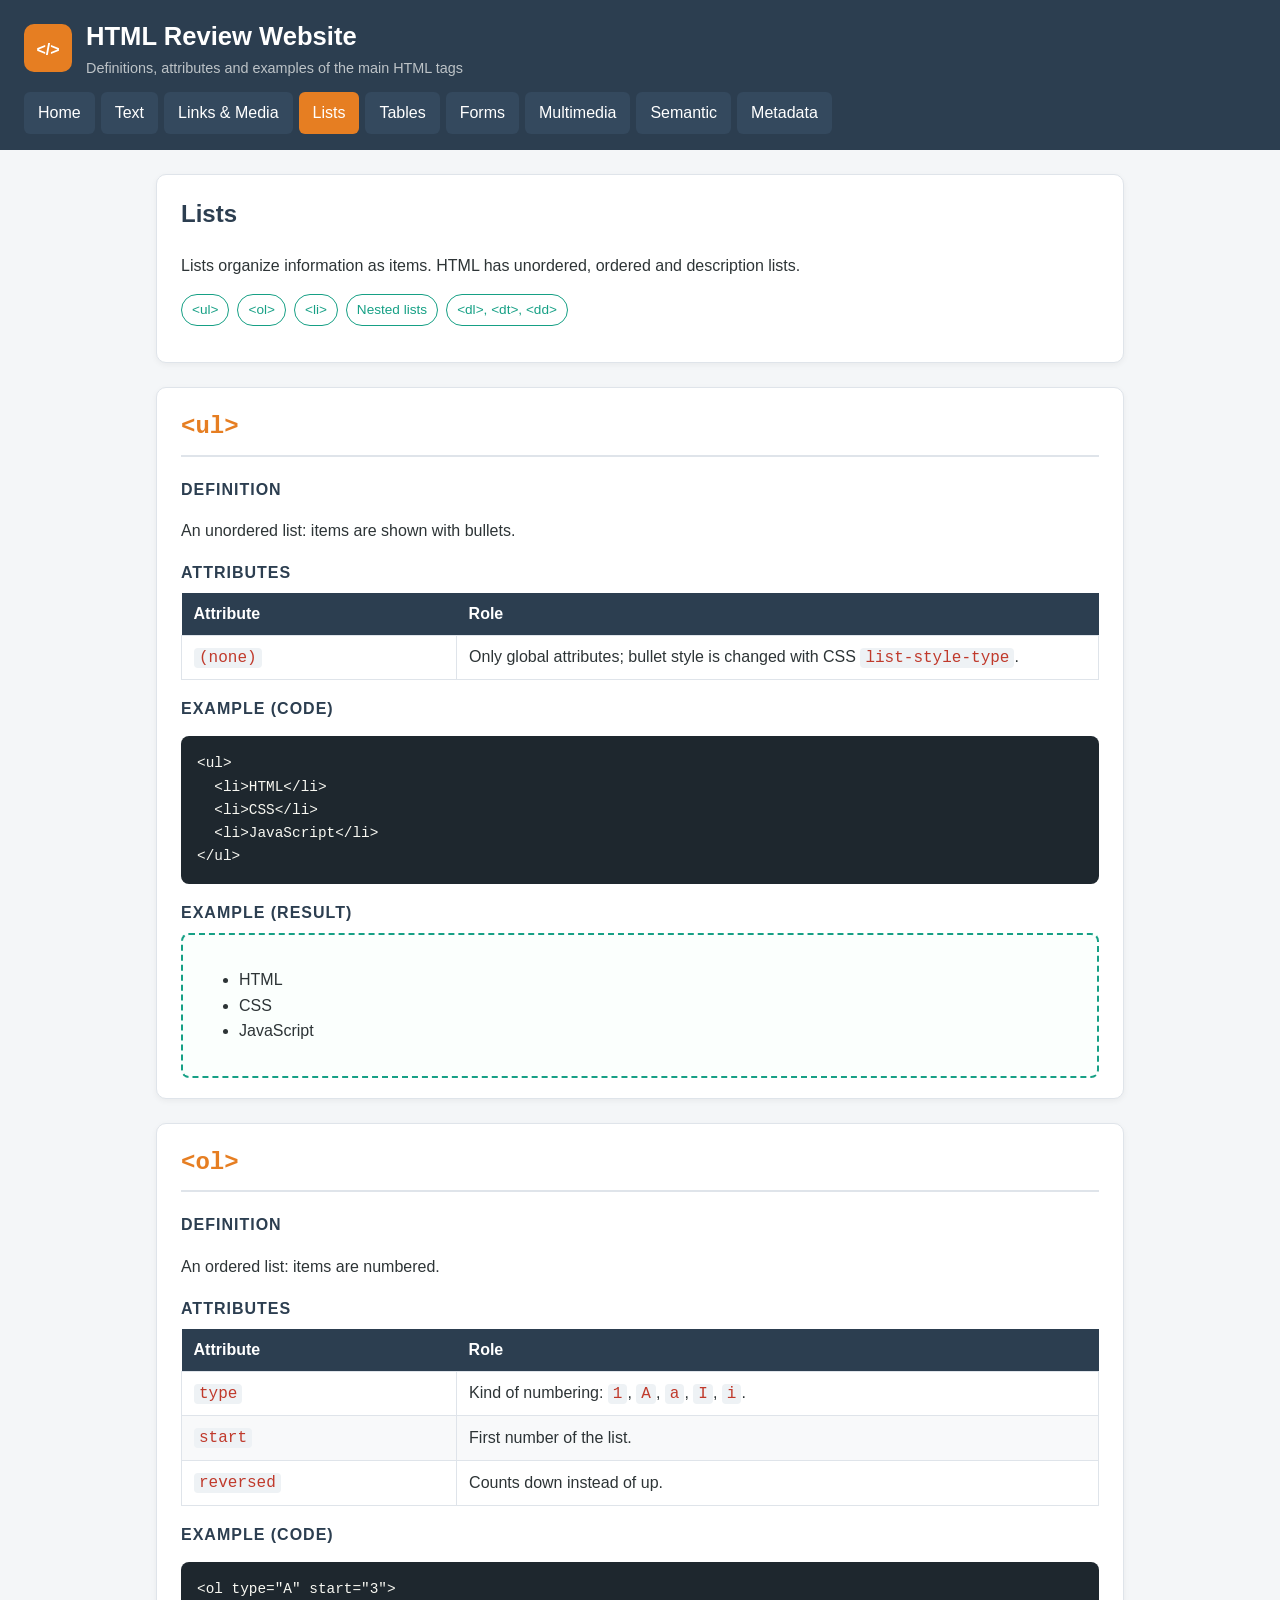
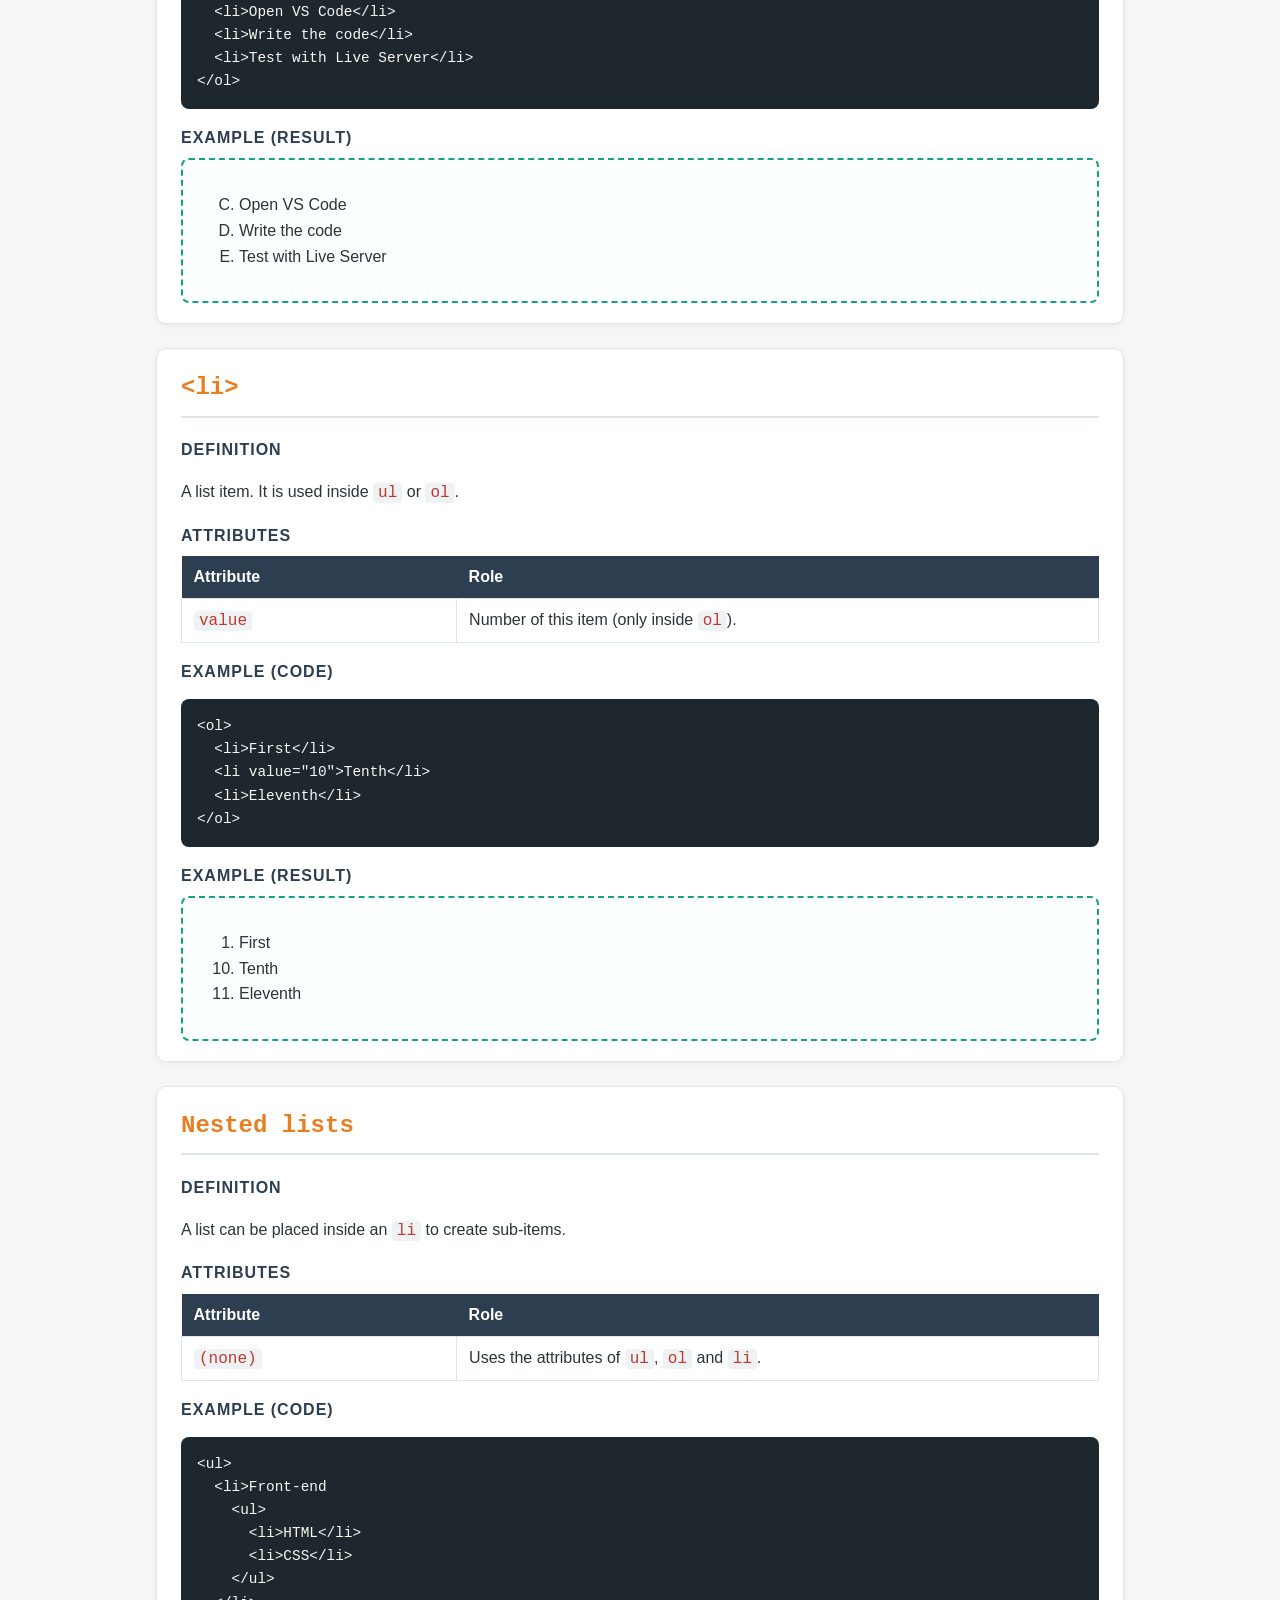
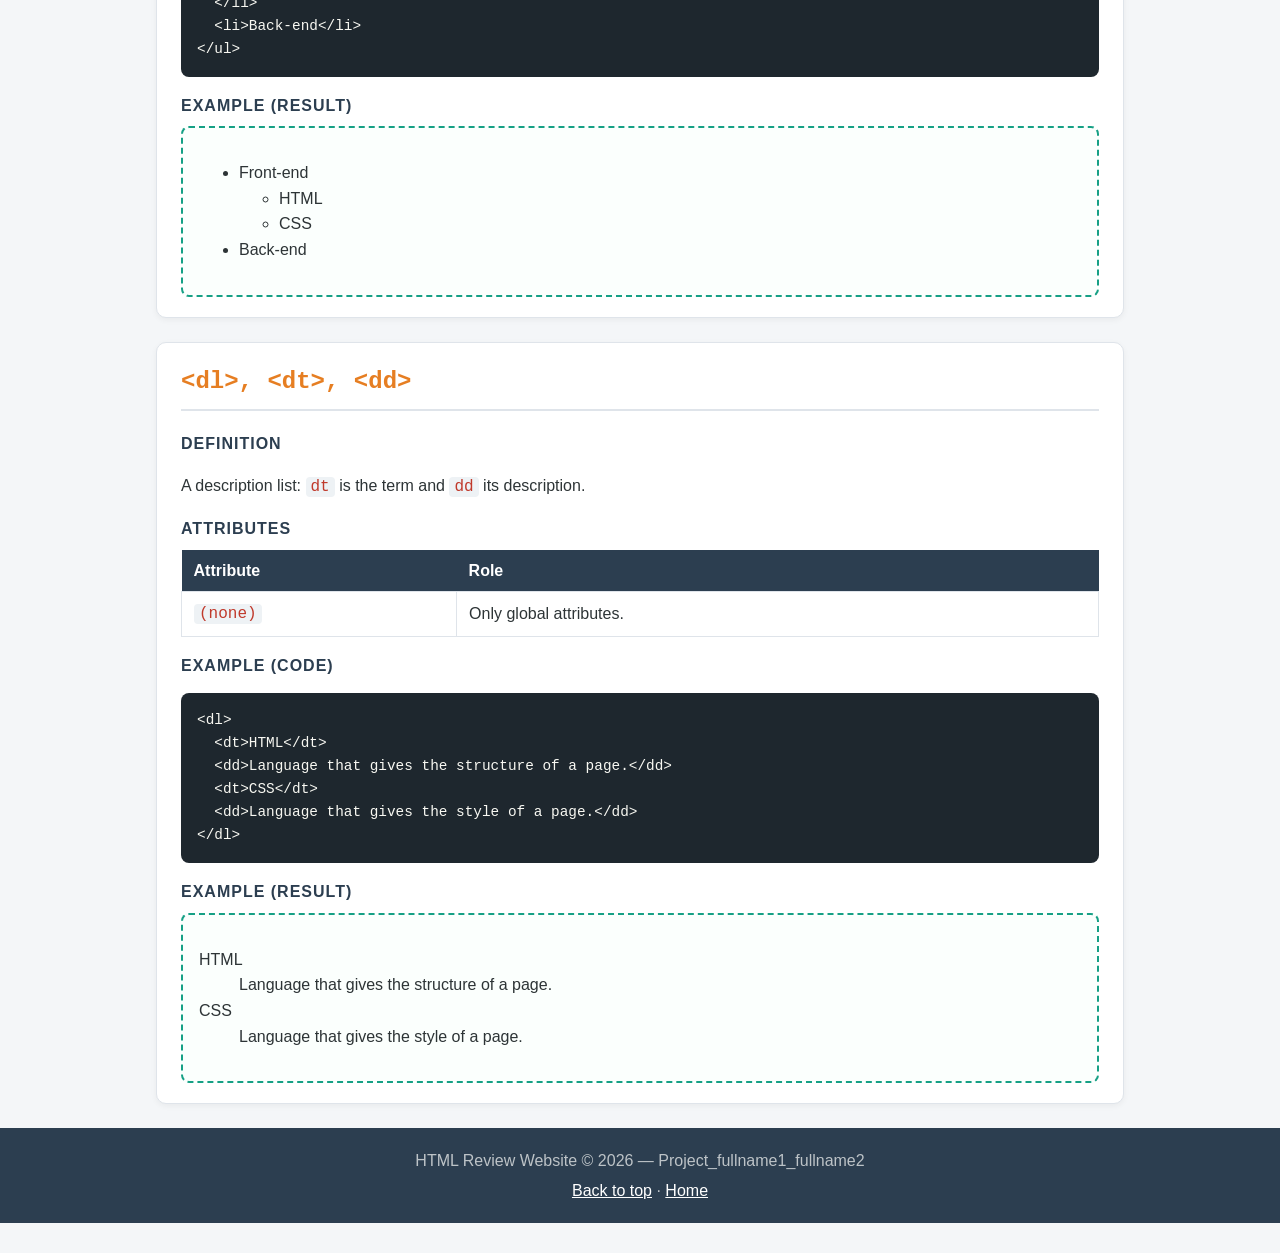
<file: Project_FarisAxmdeov_VorisAkbarov/lists.html>
<!DOCTYPE html>
<html lang="en">
<head>
  <meta charset="UTF-8">
  <meta name="viewport" content="width=device-width, initial-scale=1.0">
  <meta name="description" content="HTML Review Website - Lists">
  <title>Lists | HTML Review</title>
  <link rel="stylesheet" href="css/style.css">
</head>
<body id="top">
  <header class="site-header">
    <div class="brand">
      <img src="images/logo.svg" alt="HTML Review logo" width="48" height="48">
      <div>
        <p class="site-title">HTML Review Website</p>
        <p class="site-subtitle">Definitions, attributes and examples of the main HTML tags</p>
      </div>
    </div>
    <nav class="main-nav">
      <ul>
        <li><a href="index.html">Home</a></li>
        <li><a href="text.html">Text</a></li>
        <li><a href="links.html">Links &amp; Media</a></li>
        <li><a href="lists.html" class="active">Lists</a></li>
        <li><a href="tables.html">Tables</a></li>
        <li><a href="forms.html">Forms</a></li>
        <li><a href="media.html">Multimedia</a></li>
        <li><a href="semantic.html">Semantic</a></li>
        <li><a href="metadata.html">Metadata</a></li>
      </ul>
    </nav>
  </header>

  <main>
    <section class="intro">
      <h1>Lists</h1>
      <p>Lists organize information as items. HTML has unordered, ordered and description lists.</p>
      <ul class="toc">
        <li><a href="#ul">&lt;ul&gt;</a></li>
        <li><a href="#ol">&lt;ol&gt;</a></li>
        <li><a href="#li">&lt;li&gt;</a></li>
        <li><a href="#nested-lists">Nested lists</a></li>
        <li><a href="#dl-dt-dd">&lt;dl&gt;, &lt;dt&gt;, &lt;dd&gt;</a></li>
      </ul>
    </section>

    <section class="tag" id="ul">
      <h2 class="tag-name">&lt;ul&gt;</h2>

      <h3>Definition</h3>
      <p>An unordered list: items are shown with bullets.</p>

      <h3>Attributes</h3>
      <table class="attr-table">
        <thead>
          <tr><th>Attribute</th><th>Role</th></tr>
        </thead>
        <tbody>
          <tr><td><code>(none)</code></td><td>Only global attributes; bullet style is changed with CSS <code>list-style-type</code>.</td></tr>
        </tbody>
      </table>

      <h3>Example (code)</h3>
<pre><code>&lt;ul&gt;
  &lt;li&gt;HTML&lt;/li&gt;
  &lt;li&gt;CSS&lt;/li&gt;
  &lt;li&gt;JavaScript&lt;/li&gt;
&lt;/ul&gt;</code></pre>

      <h3>Example (result)</h3>
      <div class="result">
<ul>
  <li>HTML</li>
  <li>CSS</li>
  <li>JavaScript</li>
</ul>
      </div>
    </section>

    <section class="tag" id="ol">
      <h2 class="tag-name">&lt;ol&gt;</h2>

      <h3>Definition</h3>
      <p>An ordered list: items are numbered.</p>

      <h3>Attributes</h3>
      <table class="attr-table">
        <thead>
          <tr><th>Attribute</th><th>Role</th></tr>
        </thead>
        <tbody>
          <tr><td><code>type</code></td><td>Kind of numbering: <code>1</code>, <code>A</code>, <code>a</code>, <code>I</code>, <code>i</code>.</td></tr>
          <tr><td><code>start</code></td><td>First number of the list.</td></tr>
          <tr><td><code>reversed</code></td><td>Counts down instead of up.</td></tr>
        </tbody>
      </table>

      <h3>Example (code)</h3>
<pre><code>&lt;ol type=&quot;A&quot; start=&quot;3&quot;&gt;
  &lt;li&gt;Open VS Code&lt;/li&gt;
  &lt;li&gt;Write the code&lt;/li&gt;
  &lt;li&gt;Test with Live Server&lt;/li&gt;
&lt;/ol&gt;</code></pre>

      <h3>Example (result)</h3>
      <div class="result">
<ol type="A" start="3">
  <li>Open VS Code</li>
  <li>Write the code</li>
  <li>Test with Live Server</li>
</ol>
      </div>
    </section>

    <section class="tag" id="li">
      <h2 class="tag-name">&lt;li&gt;</h2>

      <h3>Definition</h3>
      <p>A list item. It is used inside <code>ul</code> or <code>ol</code>.</p>

      <h3>Attributes</h3>
      <table class="attr-table">
        <thead>
          <tr><th>Attribute</th><th>Role</th></tr>
        </thead>
        <tbody>
          <tr><td><code>value</code></td><td>Number of this item (only inside <code>ol</code>).</td></tr>
        </tbody>
      </table>

      <h3>Example (code)</h3>
<pre><code>&lt;ol&gt;
  &lt;li&gt;First&lt;/li&gt;
  &lt;li value=&quot;10&quot;&gt;Tenth&lt;/li&gt;
  &lt;li&gt;Eleventh&lt;/li&gt;
&lt;/ol&gt;</code></pre>

      <h3>Example (result)</h3>
      <div class="result">
<ol>
  <li>First</li>
  <li value="10">Tenth</li>
  <li>Eleventh</li>
</ol>
      </div>
    </section>

    <section class="tag" id="nested-lists">
      <h2 class="tag-name">Nested lists</h2>

      <h3>Definition</h3>
      <p>A list can be placed inside an <code>li</code> to create sub-items.</p>

      <h3>Attributes</h3>
      <table class="attr-table">
        <thead>
          <tr><th>Attribute</th><th>Role</th></tr>
        </thead>
        <tbody>
          <tr><td><code>(none)</code></td><td>Uses the attributes of <code>ul</code>, <code>ol</code> and <code>li</code>.</td></tr>
        </tbody>
      </table>

      <h3>Example (code)</h3>
<pre><code>&lt;ul&gt;
  &lt;li&gt;Front-end
    &lt;ul&gt;
      &lt;li&gt;HTML&lt;/li&gt;
      &lt;li&gt;CSS&lt;/li&gt;
    &lt;/ul&gt;
  &lt;/li&gt;
  &lt;li&gt;Back-end&lt;/li&gt;
&lt;/ul&gt;</code></pre>

      <h3>Example (result)</h3>
      <div class="result">
<ul>
  <li>Front-end
    <ul>
      <li>HTML</li>
      <li>CSS</li>
    </ul>
  </li>
  <li>Back-end</li>
</ul>
      </div>
    </section>

    <section class="tag" id="dl-dt-dd">
      <h2 class="tag-name">&lt;dl&gt;, &lt;dt&gt;, &lt;dd&gt;</h2>

      <h3>Definition</h3>
      <p>A description list: <code>dt</code> is the term and <code>dd</code> its description.</p>

      <h3>Attributes</h3>
      <table class="attr-table">
        <thead>
          <tr><th>Attribute</th><th>Role</th></tr>
        </thead>
        <tbody>
          <tr><td><code>(none)</code></td><td>Only global attributes.</td></tr>
        </tbody>
      </table>

      <h3>Example (code)</h3>
<pre><code>&lt;dl&gt;
  &lt;dt&gt;HTML&lt;/dt&gt;
  &lt;dd&gt;Language that gives the structure of a page.&lt;/dd&gt;
  &lt;dt&gt;CSS&lt;/dt&gt;
  &lt;dd&gt;Language that gives the style of a page.&lt;/dd&gt;
&lt;/dl&gt;</code></pre>

      <h3>Example (result)</h3>
      <div class="result">
<dl>
  <dt>HTML</dt>
  <dd>Language that gives the structure of a page.</dd>
  <dt>CSS</dt>
  <dd>Language that gives the style of a page.</dd>
</dl>
      </div>
    </section>
  </main>

  <footer class="site-footer">
    <p>HTML Review Website &copy; 2026 &mdash; Project_fullname1_fullname2</p>
    <p><a href="#top">Back to top</a> &middot; <a href="index.html">Home</a></p>
  </footer>
</body>
</html>
</file>
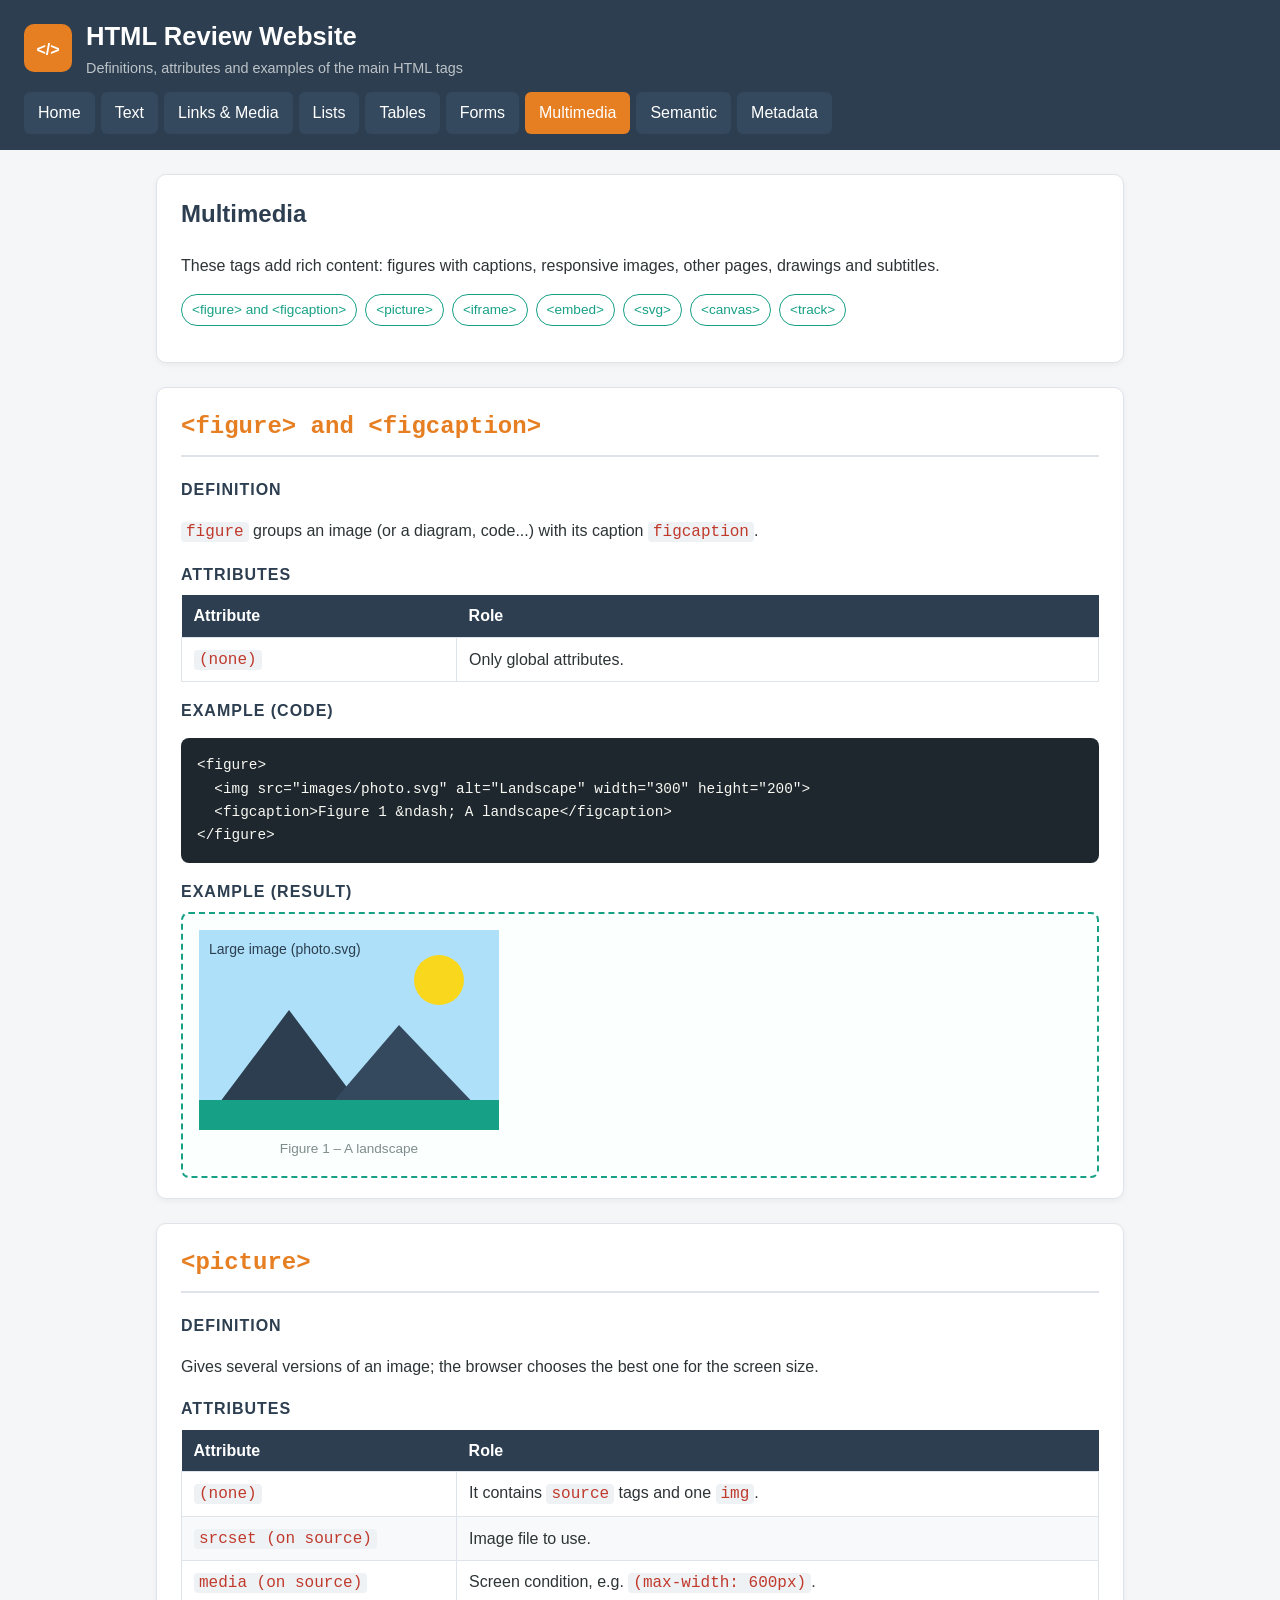
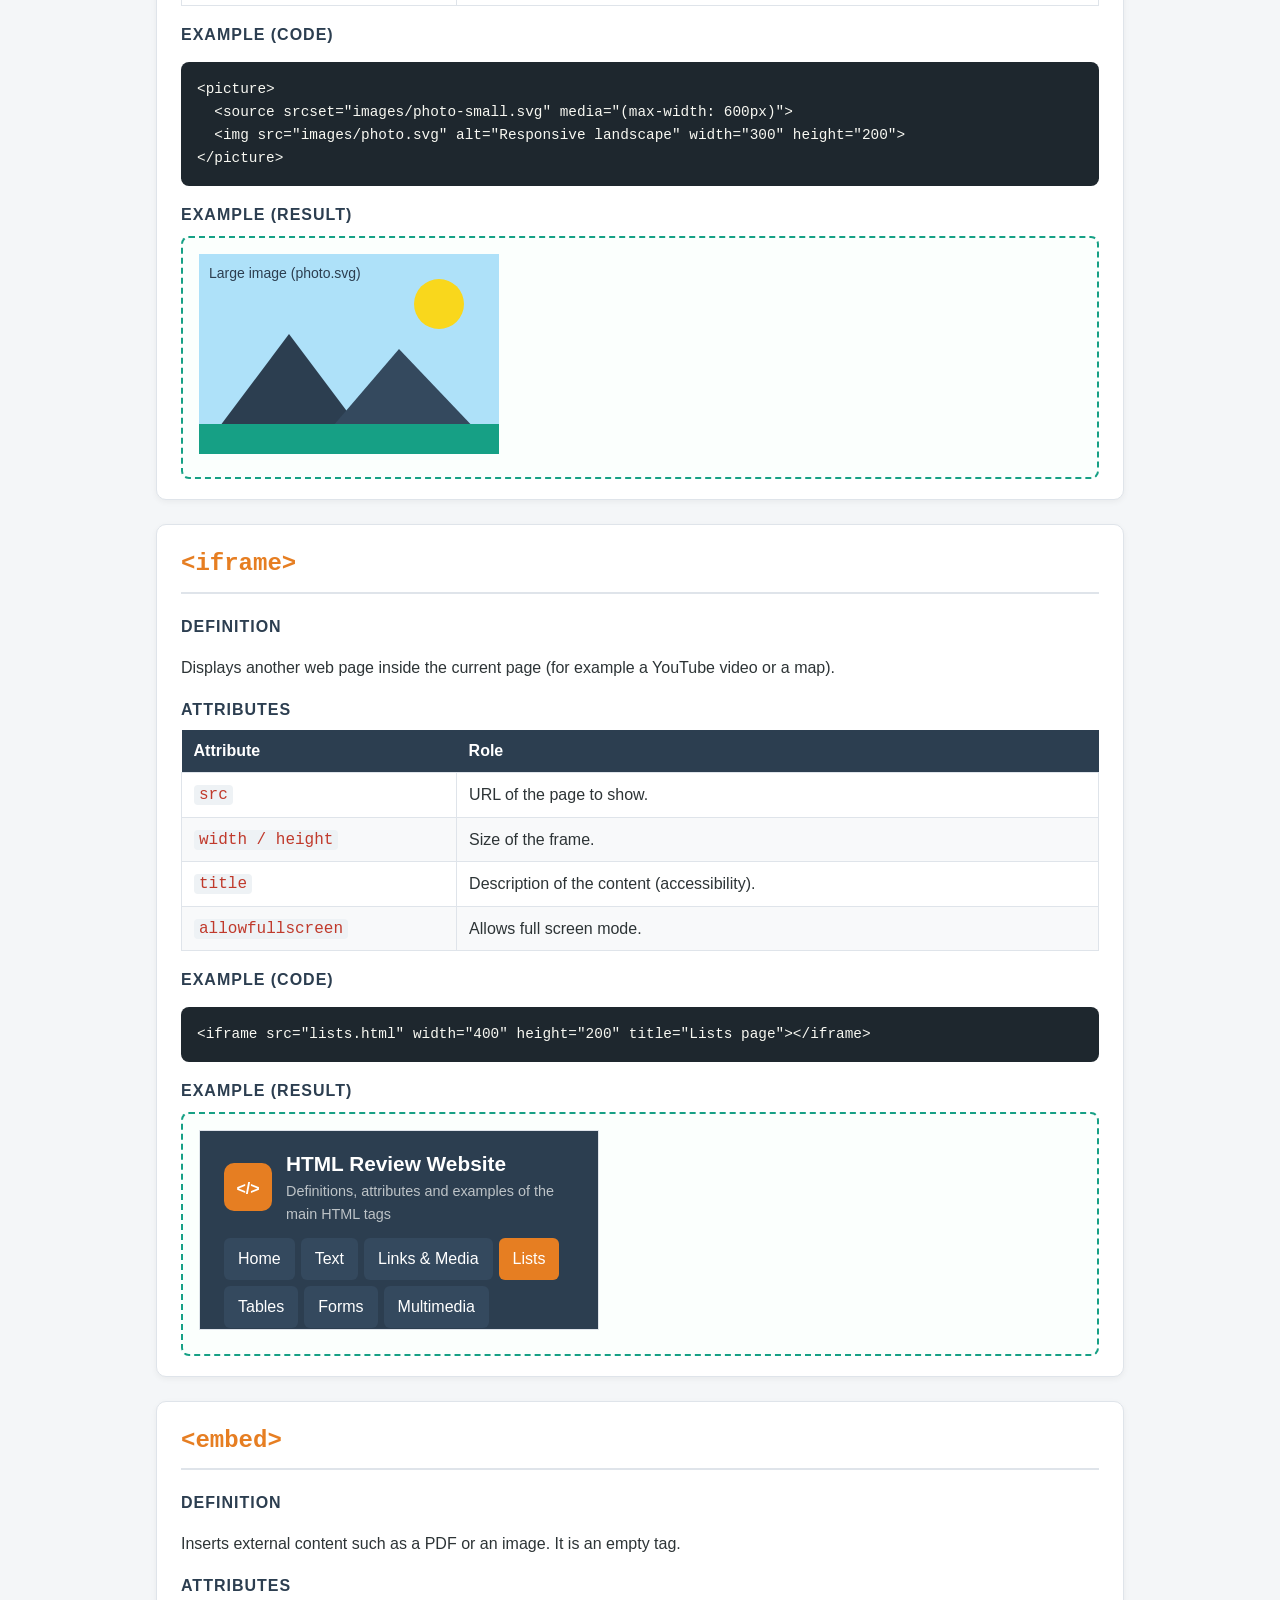
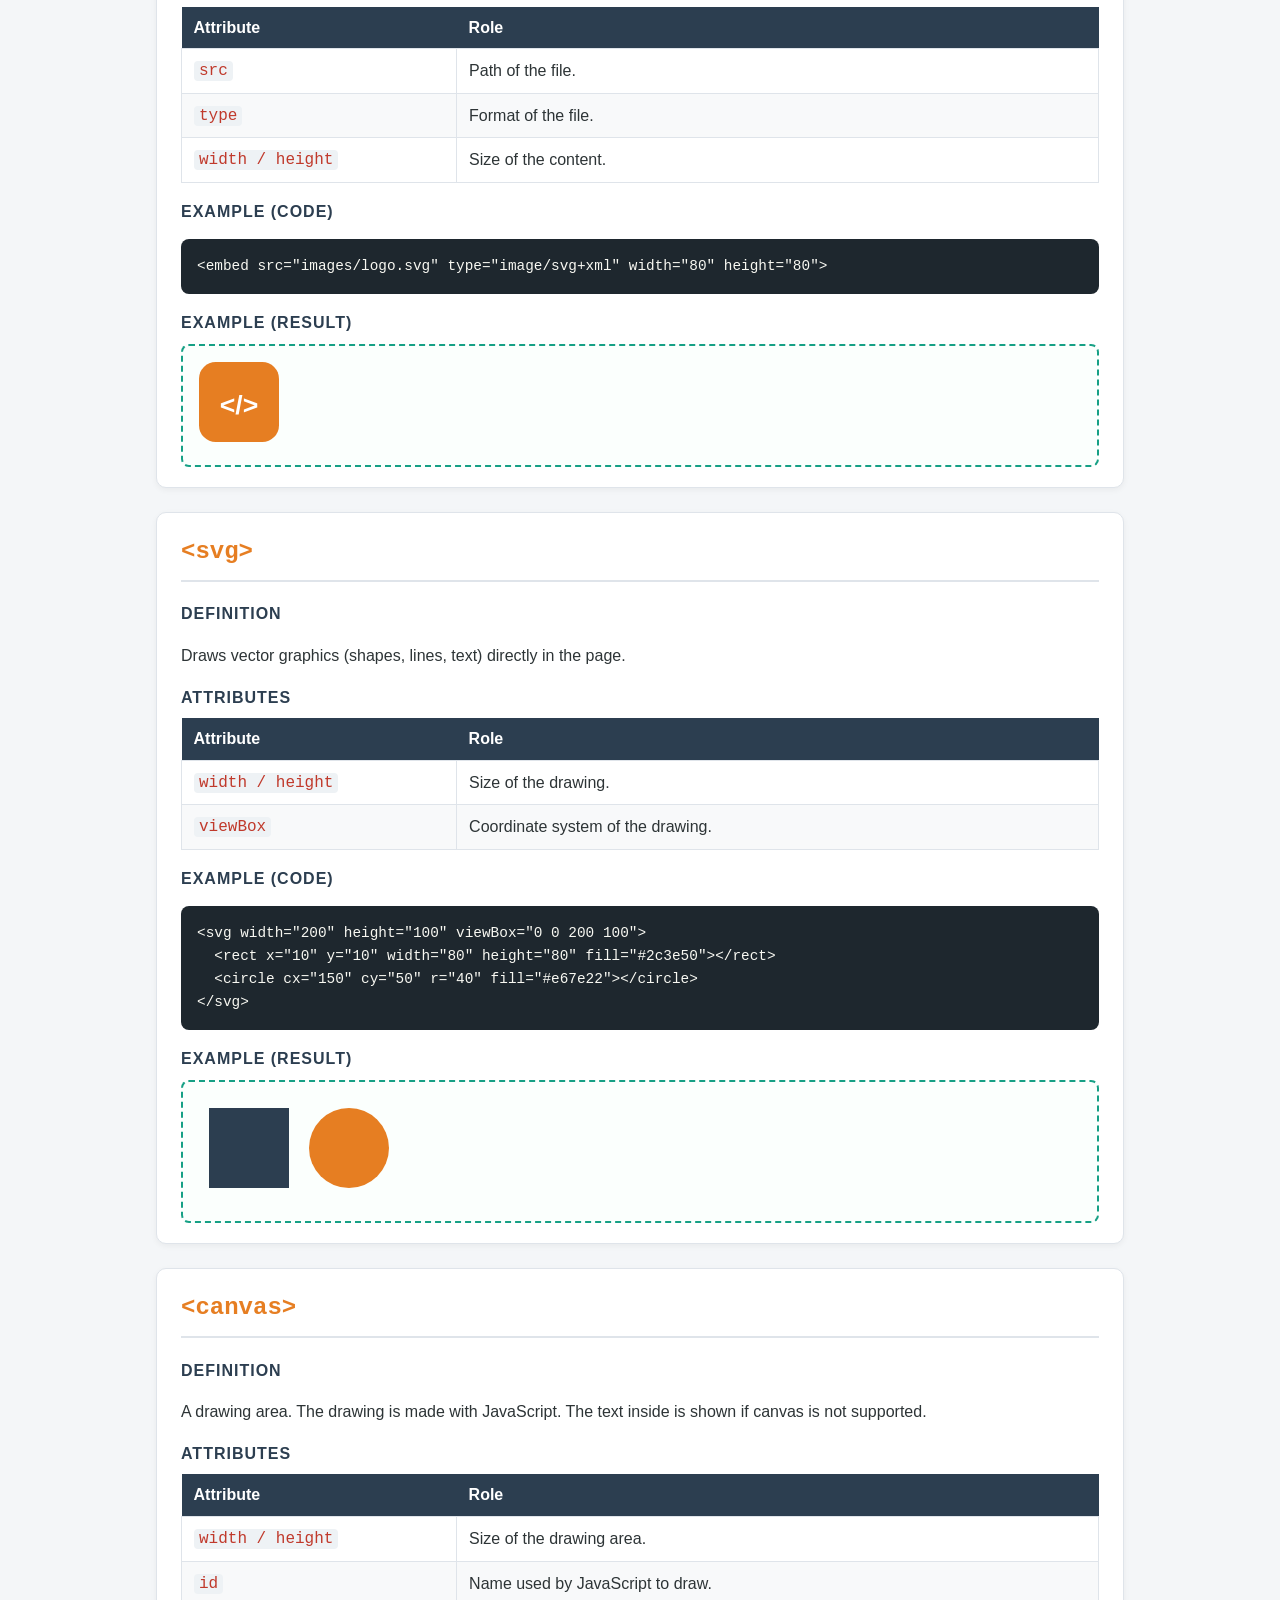
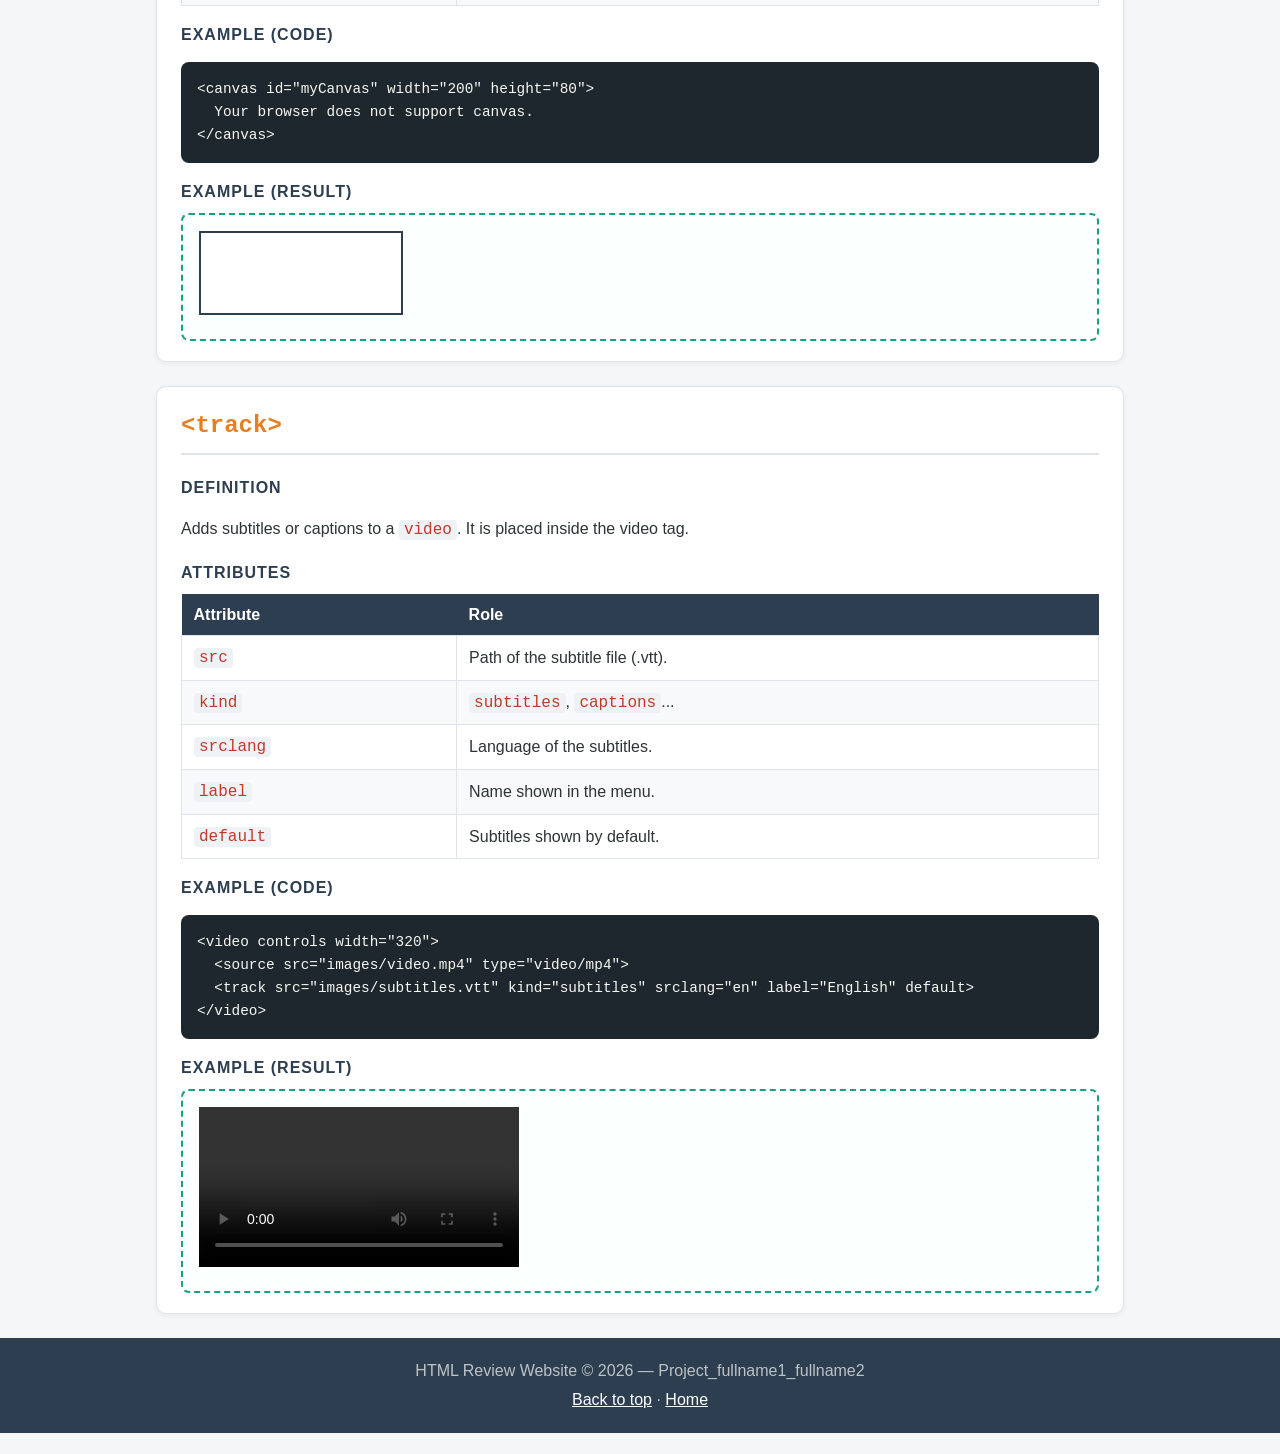
<file: Project_FarisAxmdeov_VorisAkbarov/media.html>
<!DOCTYPE html>
<html lang="en">
<head>
  <meta charset="UTF-8">
  <meta name="viewport" content="width=device-width, initial-scale=1.0">
  <meta name="description" content="HTML Review Website - Multimedia">
  <title>Multimedia | HTML Review</title>
  <link rel="stylesheet" href="css/style.css">
</head>
<body id="top">
  <header class="site-header">
    <div class="brand">
      <img src="images/logo.svg" alt="HTML Review logo" width="48" height="48">
      <div>
        <p class="site-title">HTML Review Website</p>
        <p class="site-subtitle">Definitions, attributes and examples of the main HTML tags</p>
      </div>
    </div>
    <nav class="main-nav">
      <ul>
        <li><a href="index.html">Home</a></li>
        <li><a href="text.html">Text</a></li>
        <li><a href="links.html">Links &amp; Media</a></li>
        <li><a href="lists.html">Lists</a></li>
        <li><a href="tables.html">Tables</a></li>
        <li><a href="forms.html">Forms</a></li>
        <li><a href="media.html" class="active">Multimedia</a></li>
        <li><a href="semantic.html">Semantic</a></li>
        <li><a href="metadata.html">Metadata</a></li>
      </ul>
    </nav>
  </header>

  <main>
    <section class="intro">
      <h1>Multimedia</h1>
      <p>These tags add rich content: figures with captions, responsive images, other pages, drawings and subtitles.</p>
      <ul class="toc">
        <li><a href="#figure-and-figcaption">&lt;figure&gt; and &lt;figcaption&gt;</a></li>
        <li><a href="#picture">&lt;picture&gt;</a></li>
        <li><a href="#iframe">&lt;iframe&gt;</a></li>
        <li><a href="#embed">&lt;embed&gt;</a></li>
        <li><a href="#svg">&lt;svg&gt;</a></li>
        <li><a href="#canvas">&lt;canvas&gt;</a></li>
        <li><a href="#track">&lt;track&gt;</a></li>
      </ul>
    </section>

    <section class="tag" id="figure-and-figcaption">
      <h2 class="tag-name">&lt;figure&gt; and &lt;figcaption&gt;</h2>

      <h3>Definition</h3>
      <p><code>figure</code> groups an image (or a diagram, code...) with its caption <code>figcaption</code>.</p>

      <h3>Attributes</h3>
      <table class="attr-table">
        <thead>
          <tr><th>Attribute</th><th>Role</th></tr>
        </thead>
        <tbody>
          <tr><td><code>(none)</code></td><td>Only global attributes.</td></tr>
        </tbody>
      </table>

      <h3>Example (code)</h3>
<pre><code>&lt;figure&gt;
  &lt;img src=&quot;images/photo.svg&quot; alt=&quot;Landscape&quot; width=&quot;300&quot; height=&quot;200&quot;&gt;
  &lt;figcaption&gt;Figure 1 &amp;ndash; A landscape&lt;/figcaption&gt;
&lt;/figure&gt;</code></pre>

      <h3>Example (result)</h3>
      <div class="result">
<figure>
  <img src="images/photo.svg" alt="Landscape" width="300" height="200">
  <figcaption>Figure 1 &ndash; A landscape</figcaption>
</figure>
      </div>
    </section>

    <section class="tag" id="picture">
      <h2 class="tag-name">&lt;picture&gt;</h2>

      <h3>Definition</h3>
      <p>Gives several versions of an image; the browser chooses the best one for the screen size.</p>

      <h3>Attributes</h3>
      <table class="attr-table">
        <thead>
          <tr><th>Attribute</th><th>Role</th></tr>
        </thead>
        <tbody>
          <tr><td><code>(none)</code></td><td>It contains <code>source</code> tags and one <code>img</code>.</td></tr>
          <tr><td><code>srcset (on source)</code></td><td>Image file to use.</td></tr>
          <tr><td><code>media (on source)</code></td><td>Screen condition, e.g. <code>(max-width: 600px)</code>.</td></tr>
        </tbody>
      </table>

      <h3>Example (code)</h3>
<pre><code>&lt;picture&gt;
  &lt;source srcset=&quot;images/photo-small.svg&quot; media=&quot;(max-width: 600px)&quot;&gt;
  &lt;img src=&quot;images/photo.svg&quot; alt=&quot;Responsive landscape&quot; width=&quot;300&quot; height=&quot;200&quot;&gt;
&lt;/picture&gt;</code></pre>

      <h3>Example (result)</h3>
      <div class="result">
<picture>
  <source srcset="images/photo-small.svg" media="(max-width: 600px)">
  <img src="images/photo.svg" alt="Responsive landscape" width="300" height="200">
</picture>
      </div>
    </section>

    <section class="tag" id="iframe">
      <h2 class="tag-name">&lt;iframe&gt;</h2>

      <h3>Definition</h3>
      <p>Displays another web page inside the current page (for example a YouTube video or a map).</p>

      <h3>Attributes</h3>
      <table class="attr-table">
        <thead>
          <tr><th>Attribute</th><th>Role</th></tr>
        </thead>
        <tbody>
          <tr><td><code>src</code></td><td>URL of the page to show.</td></tr>
          <tr><td><code>width / height</code></td><td>Size of the frame.</td></tr>
          <tr><td><code>title</code></td><td>Description of the content (accessibility).</td></tr>
          <tr><td><code>allowfullscreen</code></td><td>Allows full screen mode.</td></tr>
        </tbody>
      </table>

      <h3>Example (code)</h3>
<pre><code>&lt;iframe src=&quot;lists.html&quot; width=&quot;400&quot; height=&quot;200&quot; title=&quot;Lists page&quot;&gt;&lt;/iframe&gt;</code></pre>

      <h3>Example (result)</h3>
      <div class="result">
<iframe src="lists.html" width="400" height="200" title="Lists page"></iframe>
      </div>
    </section>

    <section class="tag" id="embed">
      <h2 class="tag-name">&lt;embed&gt;</h2>

      <h3>Definition</h3>
      <p>Inserts external content such as a PDF or an image. It is an empty tag.</p>

      <h3>Attributes</h3>
      <table class="attr-table">
        <thead>
          <tr><th>Attribute</th><th>Role</th></tr>
        </thead>
        <tbody>
          <tr><td><code>src</code></td><td>Path of the file.</td></tr>
          <tr><td><code>type</code></td><td>Format of the file.</td></tr>
          <tr><td><code>width / height</code></td><td>Size of the content.</td></tr>
        </tbody>
      </table>

      <h3>Example (code)</h3>
<pre><code>&lt;embed src=&quot;images/logo.svg&quot; type=&quot;image/svg+xml&quot; width=&quot;80&quot; height=&quot;80&quot;&gt;</code></pre>

      <h3>Example (result)</h3>
      <div class="result">
<embed src="images/logo.svg" type="image/svg+xml" width="80" height="80">
      </div>
    </section>

    <section class="tag" id="svg">
      <h2 class="tag-name">&lt;svg&gt;</h2>

      <h3>Definition</h3>
      <p>Draws vector graphics (shapes, lines, text) directly in the page.</p>

      <h3>Attributes</h3>
      <table class="attr-table">
        <thead>
          <tr><th>Attribute</th><th>Role</th></tr>
        </thead>
        <tbody>
          <tr><td><code>width / height</code></td><td>Size of the drawing.</td></tr>
          <tr><td><code>viewBox</code></td><td>Coordinate system of the drawing.</td></tr>
        </tbody>
      </table>

      <h3>Example (code)</h3>
<pre><code>&lt;svg width=&quot;200&quot; height=&quot;100&quot; viewBox=&quot;0 0 200 100&quot;&gt;
  &lt;rect x=&quot;10&quot; y=&quot;10&quot; width=&quot;80&quot; height=&quot;80&quot; fill=&quot;#2c3e50&quot;&gt;&lt;/rect&gt;
  &lt;circle cx=&quot;150&quot; cy=&quot;50&quot; r=&quot;40&quot; fill=&quot;#e67e22&quot;&gt;&lt;/circle&gt;
&lt;/svg&gt;</code></pre>

      <h3>Example (result)</h3>
      <div class="result">
<svg width="200" height="100" viewBox="0 0 200 100">
  <rect x="10" y="10" width="80" height="80" fill="#2c3e50"></rect>
  <circle cx="150" cy="50" r="40" fill="#e67e22"></circle>
</svg>
      </div>
    </section>

    <section class="tag" id="canvas">
      <h2 class="tag-name">&lt;canvas&gt;</h2>

      <h3>Definition</h3>
      <p>A drawing area. The drawing is made with JavaScript. The text inside is shown if canvas is not supported.</p>

      <h3>Attributes</h3>
      <table class="attr-table">
        <thead>
          <tr><th>Attribute</th><th>Role</th></tr>
        </thead>
        <tbody>
          <tr><td><code>width / height</code></td><td>Size of the drawing area.</td></tr>
          <tr><td><code>id</code></td><td>Name used by JavaScript to draw.</td></tr>
        </tbody>
      </table>

      <h3>Example (code)</h3>
<pre><code>&lt;canvas id=&quot;myCanvas&quot; width=&quot;200&quot; height=&quot;80&quot;&gt;
  Your browser does not support canvas.
&lt;/canvas&gt;</code></pre>

      <h3>Example (result)</h3>
      <div class="result">
<canvas id="myCanvas" width="200" height="80">
  Your browser does not support canvas.
</canvas>
      </div>
    </section>

    <section class="tag" id="track">
      <h2 class="tag-name">&lt;track&gt;</h2>

      <h3>Definition</h3>
      <p>Adds subtitles or captions to a <code>video</code>. It is placed inside the video tag.</p>

      <h3>Attributes</h3>
      <table class="attr-table">
        <thead>
          <tr><th>Attribute</th><th>Role</th></tr>
        </thead>
        <tbody>
          <tr><td><code>src</code></td><td>Path of the subtitle file (.vtt).</td></tr>
          <tr><td><code>kind</code></td><td><code>subtitles</code>, <code>captions</code>...</td></tr>
          <tr><td><code>srclang</code></td><td>Language of the subtitles.</td></tr>
          <tr><td><code>label</code></td><td>Name shown in the menu.</td></tr>
          <tr><td><code>default</code></td><td>Subtitles shown by default.</td></tr>
        </tbody>
      </table>

      <h3>Example (code)</h3>
<pre><code>&lt;video controls width=&quot;320&quot;&gt;
  &lt;source src=&quot;images/video.mp4&quot; type=&quot;video/mp4&quot;&gt;
  &lt;track src=&quot;images/subtitles.vtt&quot; kind=&quot;subtitles&quot; srclang=&quot;en&quot; label=&quot;English&quot; default&gt;
&lt;/video&gt;</code></pre>

      <h3>Example (result)</h3>
      <div class="result">
<video controls width="320">
  <source src="images/video.mp4" type="video/mp4">
  <track src="images/subtitles.vtt" kind="subtitles" srclang="en" label="English" default>
</video>
      </div>
    </section>
  </main>

  <footer class="site-footer">
    <p>HTML Review Website &copy; 2026 &mdash; Project_fullname1_fullname2</p>
    <p><a href="#top">Back to top</a> &middot; <a href="index.html">Home</a></p>
  </footer>
</body>
</html>
</file>
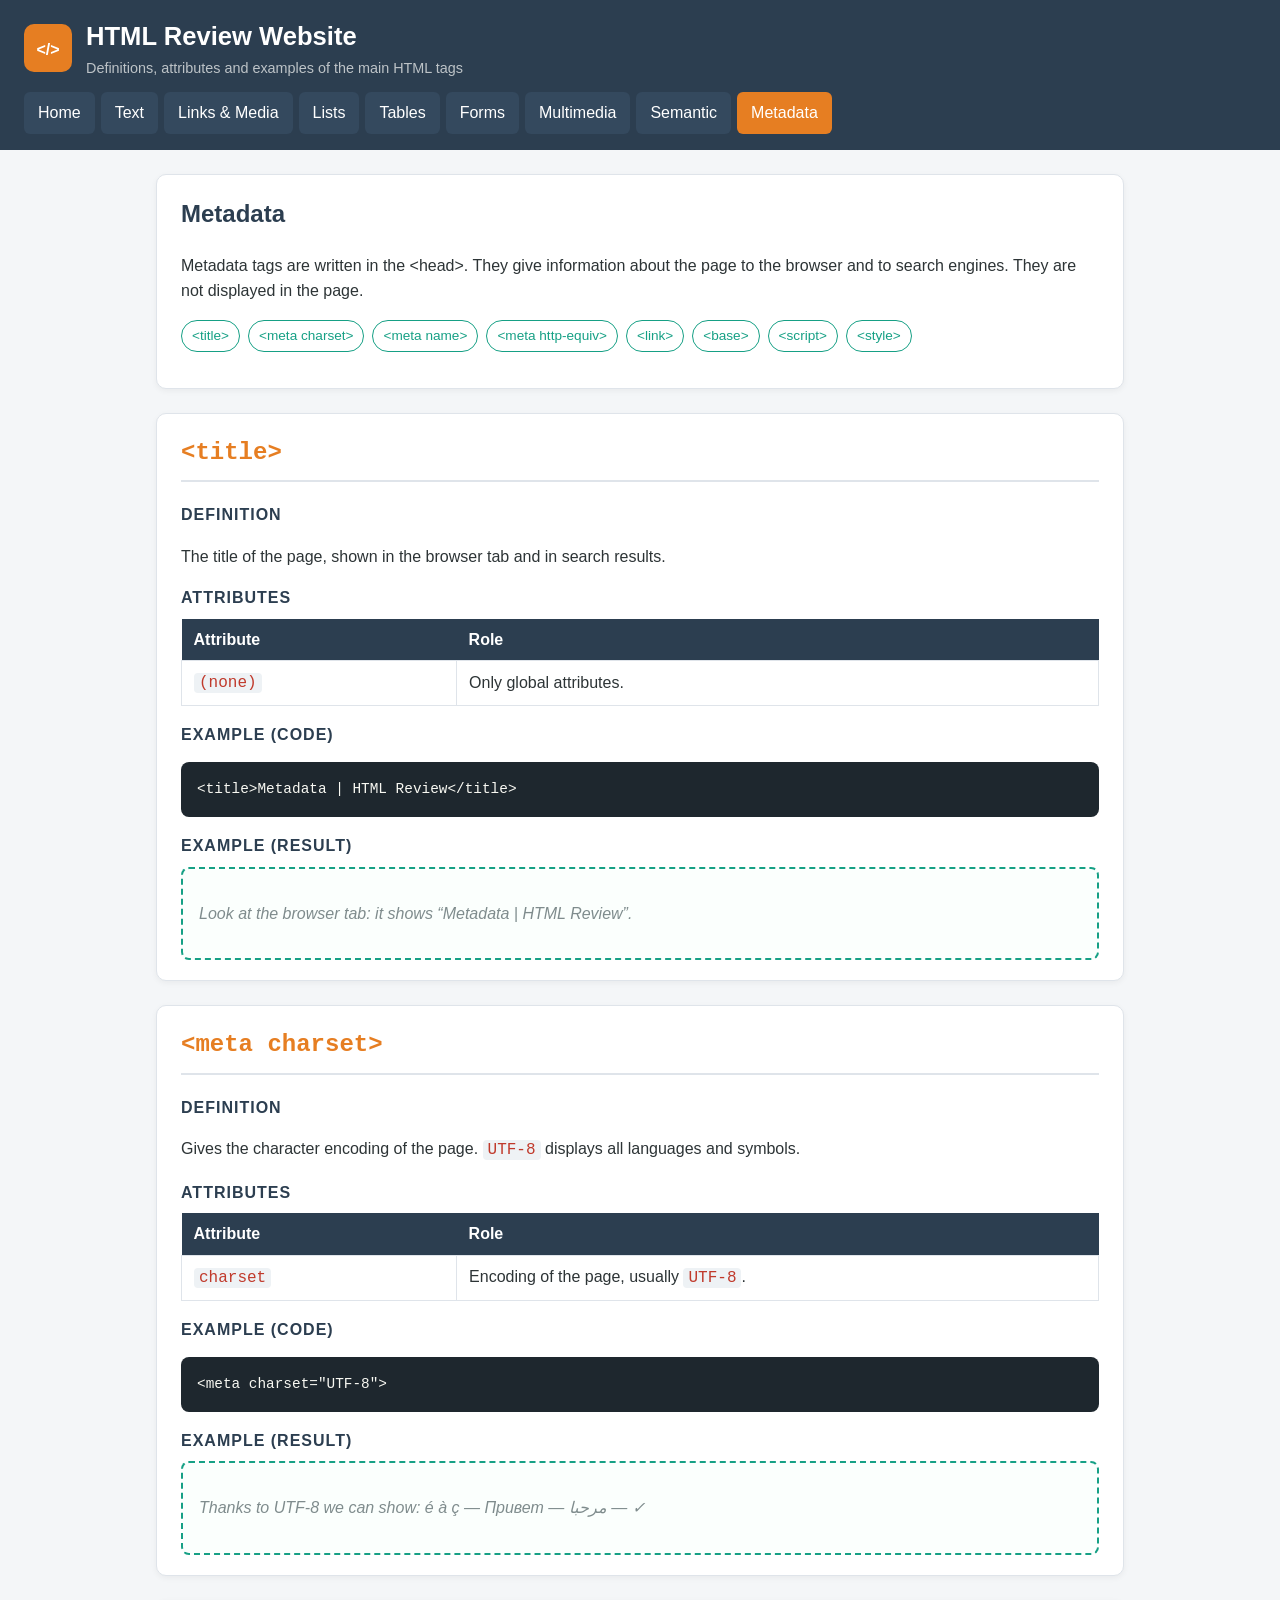
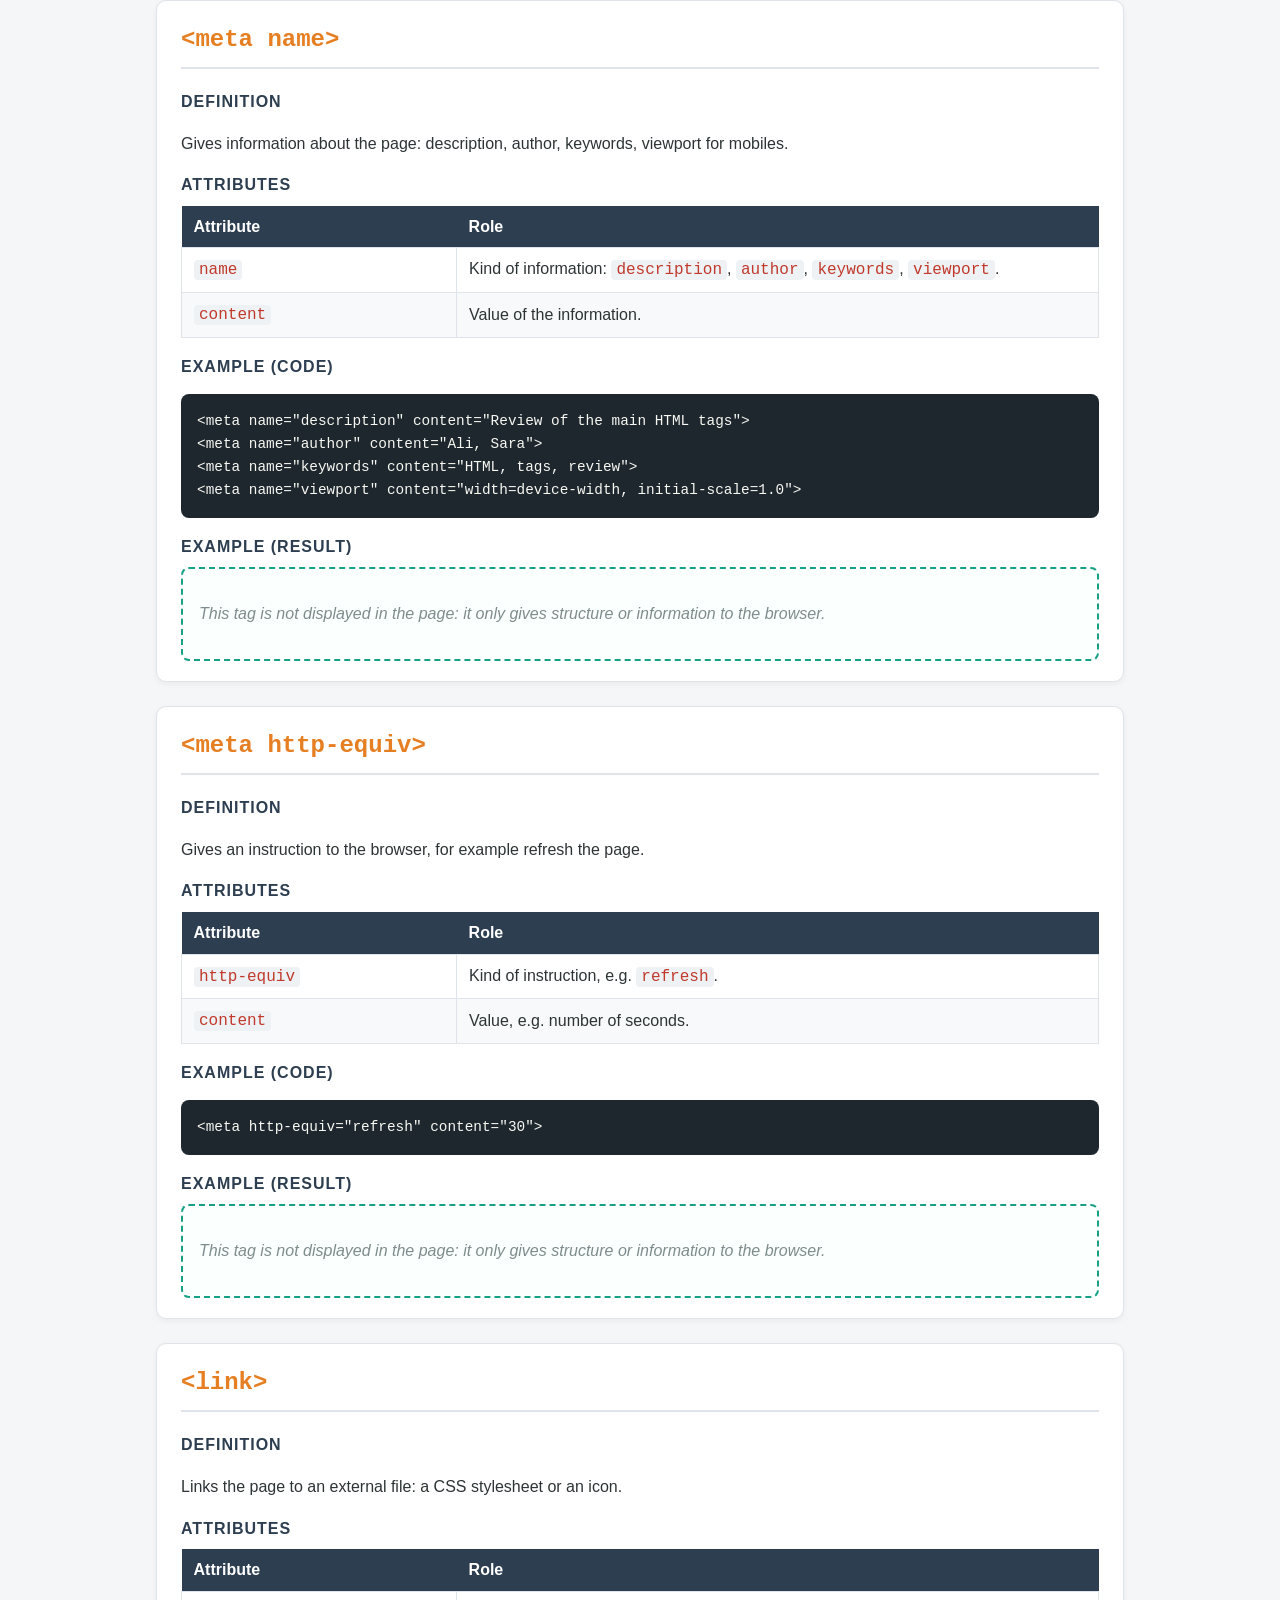
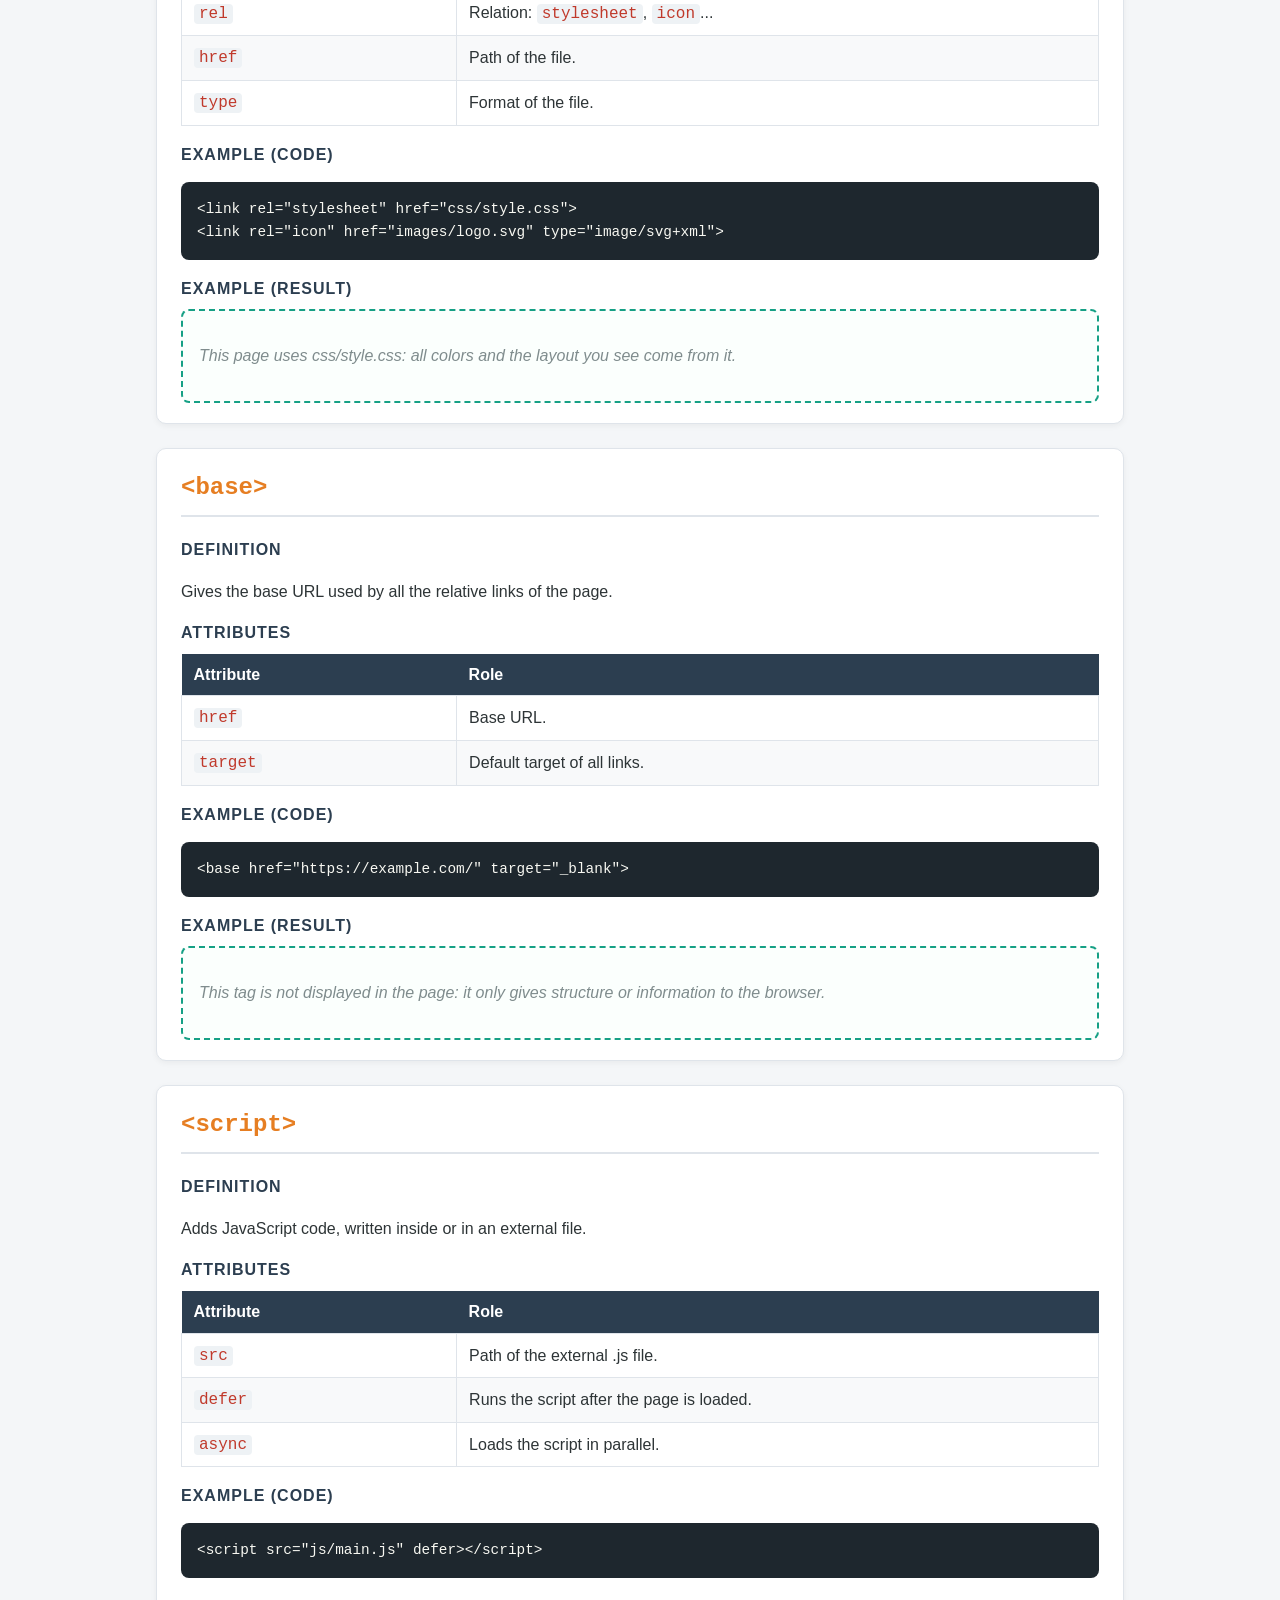
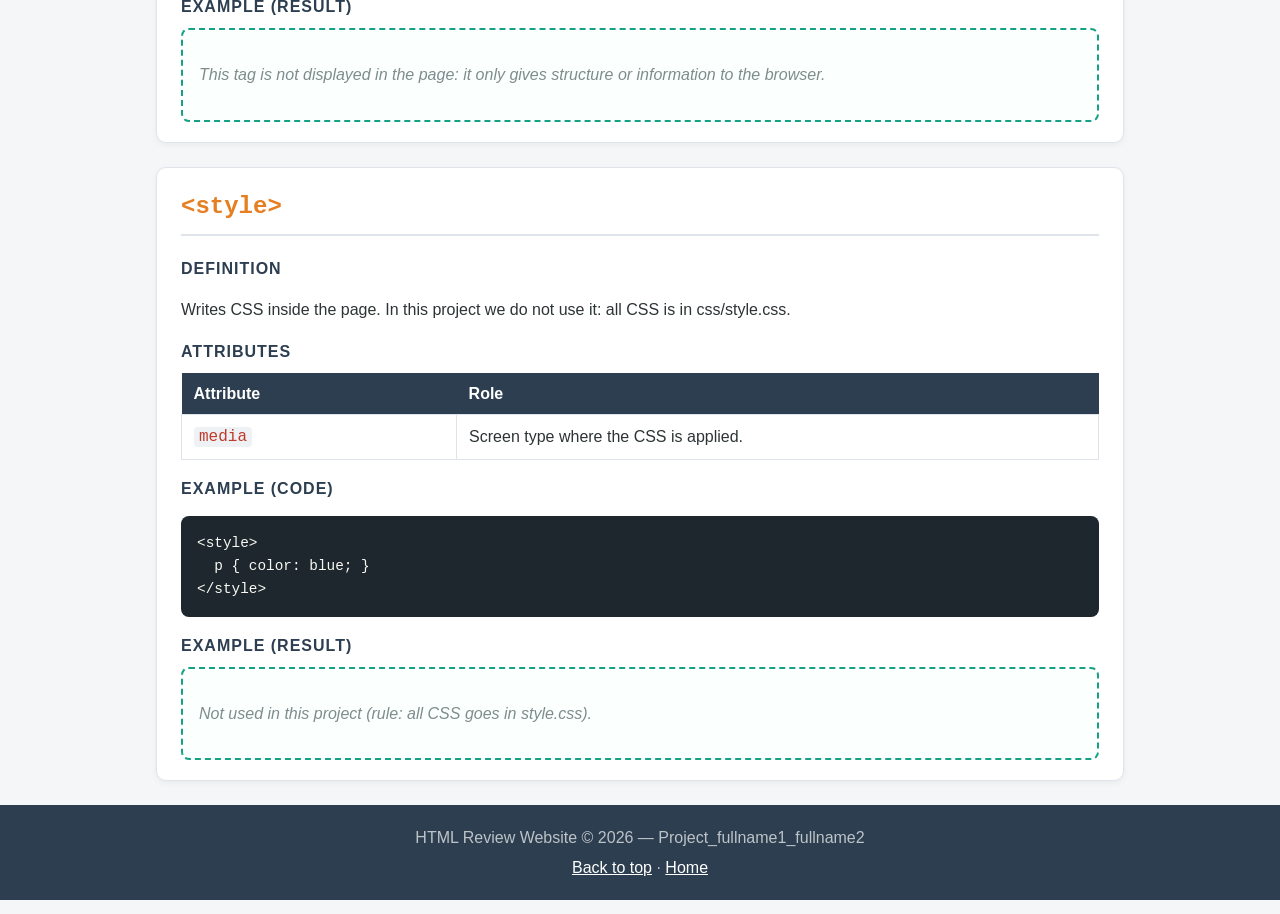
<file: Project_FarisAxmdeov_VorisAkbarov/metadata.html>
<!DOCTYPE html>
<html lang="en">
<head>
  <meta charset="UTF-8">
  <meta name="viewport" content="width=device-width, initial-scale=1.0">
  <meta name="description" content="HTML Review Website - Metadata">
  <title>Metadata | HTML Review</title>
  <link rel="stylesheet" href="css/style.css">
</head>
<body id="top">
  <header class="site-header">
    <div class="brand">
      <img src="images/logo.svg" alt="HTML Review logo" width="48" height="48">
      <div>
        <p class="site-title">HTML Review Website</p>
        <p class="site-subtitle">Definitions, attributes and examples of the main HTML tags</p>
      </div>
    </div>
    <nav class="main-nav">
      <ul>
        <li><a href="index.html">Home</a></li>
        <li><a href="text.html">Text</a></li>
        <li><a href="links.html">Links &amp; Media</a></li>
        <li><a href="lists.html">Lists</a></li>
        <li><a href="tables.html">Tables</a></li>
        <li><a href="forms.html">Forms</a></li>
        <li><a href="media.html">Multimedia</a></li>
        <li><a href="semantic.html">Semantic</a></li>
        <li><a href="metadata.html" class="active">Metadata</a></li>
      </ul>
    </nav>
  </header>

  <main>
    <section class="intro">
      <h1>Metadata</h1>
      <p>Metadata tags are written in the &lt;head&gt;. They give information about the page to the browser and to search engines. They are not displayed in the page.</p>
      <ul class="toc">
        <li><a href="#title">&lt;title&gt;</a></li>
        <li><a href="#meta-charset">&lt;meta charset&gt;</a></li>
        <li><a href="#meta-name">&lt;meta name&gt;</a></li>
        <li><a href="#meta-http-equiv">&lt;meta http-equiv&gt;</a></li>
        <li><a href="#link">&lt;link&gt;</a></li>
        <li><a href="#base">&lt;base&gt;</a></li>
        <li><a href="#script">&lt;script&gt;</a></li>
        <li><a href="#style">&lt;style&gt;</a></li>
      </ul>
    </section>

    <section class="tag" id="title">
      <h2 class="tag-name">&lt;title&gt;</h2>

      <h3>Definition</h3>
      <p>The title of the page, shown in the browser tab and in search results.</p>

      <h3>Attributes</h3>
      <table class="attr-table">
        <thead>
          <tr><th>Attribute</th><th>Role</th></tr>
        </thead>
        <tbody>
          <tr><td><code>(none)</code></td><td>Only global attributes.</td></tr>
        </tbody>
      </table>

      <h3>Example (code)</h3>
<pre><code>&lt;title&gt;Metadata | HTML Review&lt;/title&gt;</code></pre>

      <h3>Example (result)</h3>
      <div class="result">
<p class="note">Look at the browser tab: it shows &ldquo;Metadata | HTML Review&rdquo;.</p>
      </div>
    </section>

    <section class="tag" id="meta-charset">
      <h2 class="tag-name">&lt;meta charset&gt;</h2>

      <h3>Definition</h3>
      <p>Gives the character encoding of the page. <code>UTF-8</code> displays all languages and symbols.</p>

      <h3>Attributes</h3>
      <table class="attr-table">
        <thead>
          <tr><th>Attribute</th><th>Role</th></tr>
        </thead>
        <tbody>
          <tr><td><code>charset</code></td><td>Encoding of the page, usually <code>UTF-8</code>.</td></tr>
        </tbody>
      </table>

      <h3>Example (code)</h3>
<pre><code>&lt;meta charset=&quot;UTF-8&quot;&gt;</code></pre>

      <h3>Example (result)</h3>
      <div class="result">
<p class="note">Thanks to UTF-8 we can show: é à ç &mdash; Привет &mdash; مرحبا &mdash; ✓</p>
      </div>
    </section>

    <section class="tag" id="meta-name">
      <h2 class="tag-name">&lt;meta name&gt;</h2>

      <h3>Definition</h3>
      <p>Gives information about the page: description, author, keywords, viewport for mobiles.</p>

      <h3>Attributes</h3>
      <table class="attr-table">
        <thead>
          <tr><th>Attribute</th><th>Role</th></tr>
        </thead>
        <tbody>
          <tr><td><code>name</code></td><td>Kind of information: <code>description</code>, <code>author</code>, <code>keywords</code>, <code>viewport</code>.</td></tr>
          <tr><td><code>content</code></td><td>Value of the information.</td></tr>
        </tbody>
      </table>

      <h3>Example (code)</h3>
<pre><code>&lt;meta name=&quot;description&quot; content=&quot;Review of the main HTML tags&quot;&gt;
&lt;meta name=&quot;author&quot; content=&quot;Ali, Sara&quot;&gt;
&lt;meta name=&quot;keywords&quot; content=&quot;HTML, tags, review&quot;&gt;
&lt;meta name=&quot;viewport&quot; content=&quot;width=device-width, initial-scale=1.0&quot;&gt;</code></pre>

      <h3>Example (result)</h3>
      <div class="result">
<p class="note">This tag is not displayed in the page: it only gives structure or information to the browser.</p>
      </div>
    </section>

    <section class="tag" id="meta-http-equiv">
      <h2 class="tag-name">&lt;meta http-equiv&gt;</h2>

      <h3>Definition</h3>
      <p>Gives an instruction to the browser, for example refresh the page.</p>

      <h3>Attributes</h3>
      <table class="attr-table">
        <thead>
          <tr><th>Attribute</th><th>Role</th></tr>
        </thead>
        <tbody>
          <tr><td><code>http-equiv</code></td><td>Kind of instruction, e.g. <code>refresh</code>.</td></tr>
          <tr><td><code>content</code></td><td>Value, e.g. number of seconds.</td></tr>
        </tbody>
      </table>

      <h3>Example (code)</h3>
<pre><code>&lt;meta http-equiv=&quot;refresh&quot; content=&quot;30&quot;&gt;</code></pre>

      <h3>Example (result)</h3>
      <div class="result">
<p class="note">This tag is not displayed in the page: it only gives structure or information to the browser.</p>
      </div>
    </section>

    <section class="tag" id="link">
      <h2 class="tag-name">&lt;link&gt;</h2>

      <h3>Definition</h3>
      <p>Links the page to an external file: a CSS stylesheet or an icon.</p>

      <h3>Attributes</h3>
      <table class="attr-table">
        <thead>
          <tr><th>Attribute</th><th>Role</th></tr>
        </thead>
        <tbody>
          <tr><td><code>rel</code></td><td>Relation: <code>stylesheet</code>, <code>icon</code>...</td></tr>
          <tr><td><code>href</code></td><td>Path of the file.</td></tr>
          <tr><td><code>type</code></td><td>Format of the file.</td></tr>
        </tbody>
      </table>

      <h3>Example (code)</h3>
<pre><code>&lt;link rel=&quot;stylesheet&quot; href=&quot;css/style.css&quot;&gt;
&lt;link rel=&quot;icon&quot; href=&quot;images/logo.svg&quot; type=&quot;image/svg+xml&quot;&gt;</code></pre>

      <h3>Example (result)</h3>
      <div class="result">
<p class="note">This page uses css/style.css: all colors and the layout you see come from it.</p>
      </div>
    </section>

    <section class="tag" id="base">
      <h2 class="tag-name">&lt;base&gt;</h2>

      <h3>Definition</h3>
      <p>Gives the base URL used by all the relative links of the page.</p>

      <h3>Attributes</h3>
      <table class="attr-table">
        <thead>
          <tr><th>Attribute</th><th>Role</th></tr>
        </thead>
        <tbody>
          <tr><td><code>href</code></td><td>Base URL.</td></tr>
          <tr><td><code>target</code></td><td>Default target of all links.</td></tr>
        </tbody>
      </table>

      <h3>Example (code)</h3>
<pre><code>&lt;base href=&quot;https://example.com/&quot; target=&quot;_blank&quot;&gt;</code></pre>

      <h3>Example (result)</h3>
      <div class="result">
<p class="note">This tag is not displayed in the page: it only gives structure or information to the browser.</p>
      </div>
    </section>

    <section class="tag" id="script">
      <h2 class="tag-name">&lt;script&gt;</h2>

      <h3>Definition</h3>
      <p>Adds JavaScript code, written inside or in an external file.</p>

      <h3>Attributes</h3>
      <table class="attr-table">
        <thead>
          <tr><th>Attribute</th><th>Role</th></tr>
        </thead>
        <tbody>
          <tr><td><code>src</code></td><td>Path of the external .js file.</td></tr>
          <tr><td><code>defer</code></td><td>Runs the script after the page is loaded.</td></tr>
          <tr><td><code>async</code></td><td>Loads the script in parallel.</td></tr>
        </tbody>
      </table>

      <h3>Example (code)</h3>
<pre><code>&lt;script src=&quot;js/main.js&quot; defer&gt;&lt;/script&gt;</code></pre>

      <h3>Example (result)</h3>
      <div class="result">
<p class="note">This tag is not displayed in the page: it only gives structure or information to the browser.</p>
      </div>
    </section>

    <section class="tag" id="style">
      <h2 class="tag-name">&lt;style&gt;</h2>

      <h3>Definition</h3>
      <p>Writes CSS inside the page. In this project we do not use it: all CSS is in css/style.css.</p>

      <h3>Attributes</h3>
      <table class="attr-table">
        <thead>
          <tr><th>Attribute</th><th>Role</th></tr>
        </thead>
        <tbody>
          <tr><td><code>media</code></td><td>Screen type where the CSS is applied.</td></tr>
        </tbody>
      </table>

      <h3>Example (code)</h3>
<pre><code>&lt;style&gt;
  p { color: blue; }
&lt;/style&gt;</code></pre>

      <h3>Example (result)</h3>
      <div class="result">
<p class="note">Not used in this project (rule: all CSS goes in style.css).</p>
      </div>
    </section>
  </main>

  <footer class="site-footer">
    <p>HTML Review Website &copy; 2026 &mdash; Project_fullname1_fullname2</p>
    <p><a href="#top">Back to top</a> &middot; <a href="index.html">Home</a></p>
  </footer>
</body>
</html>
</file>
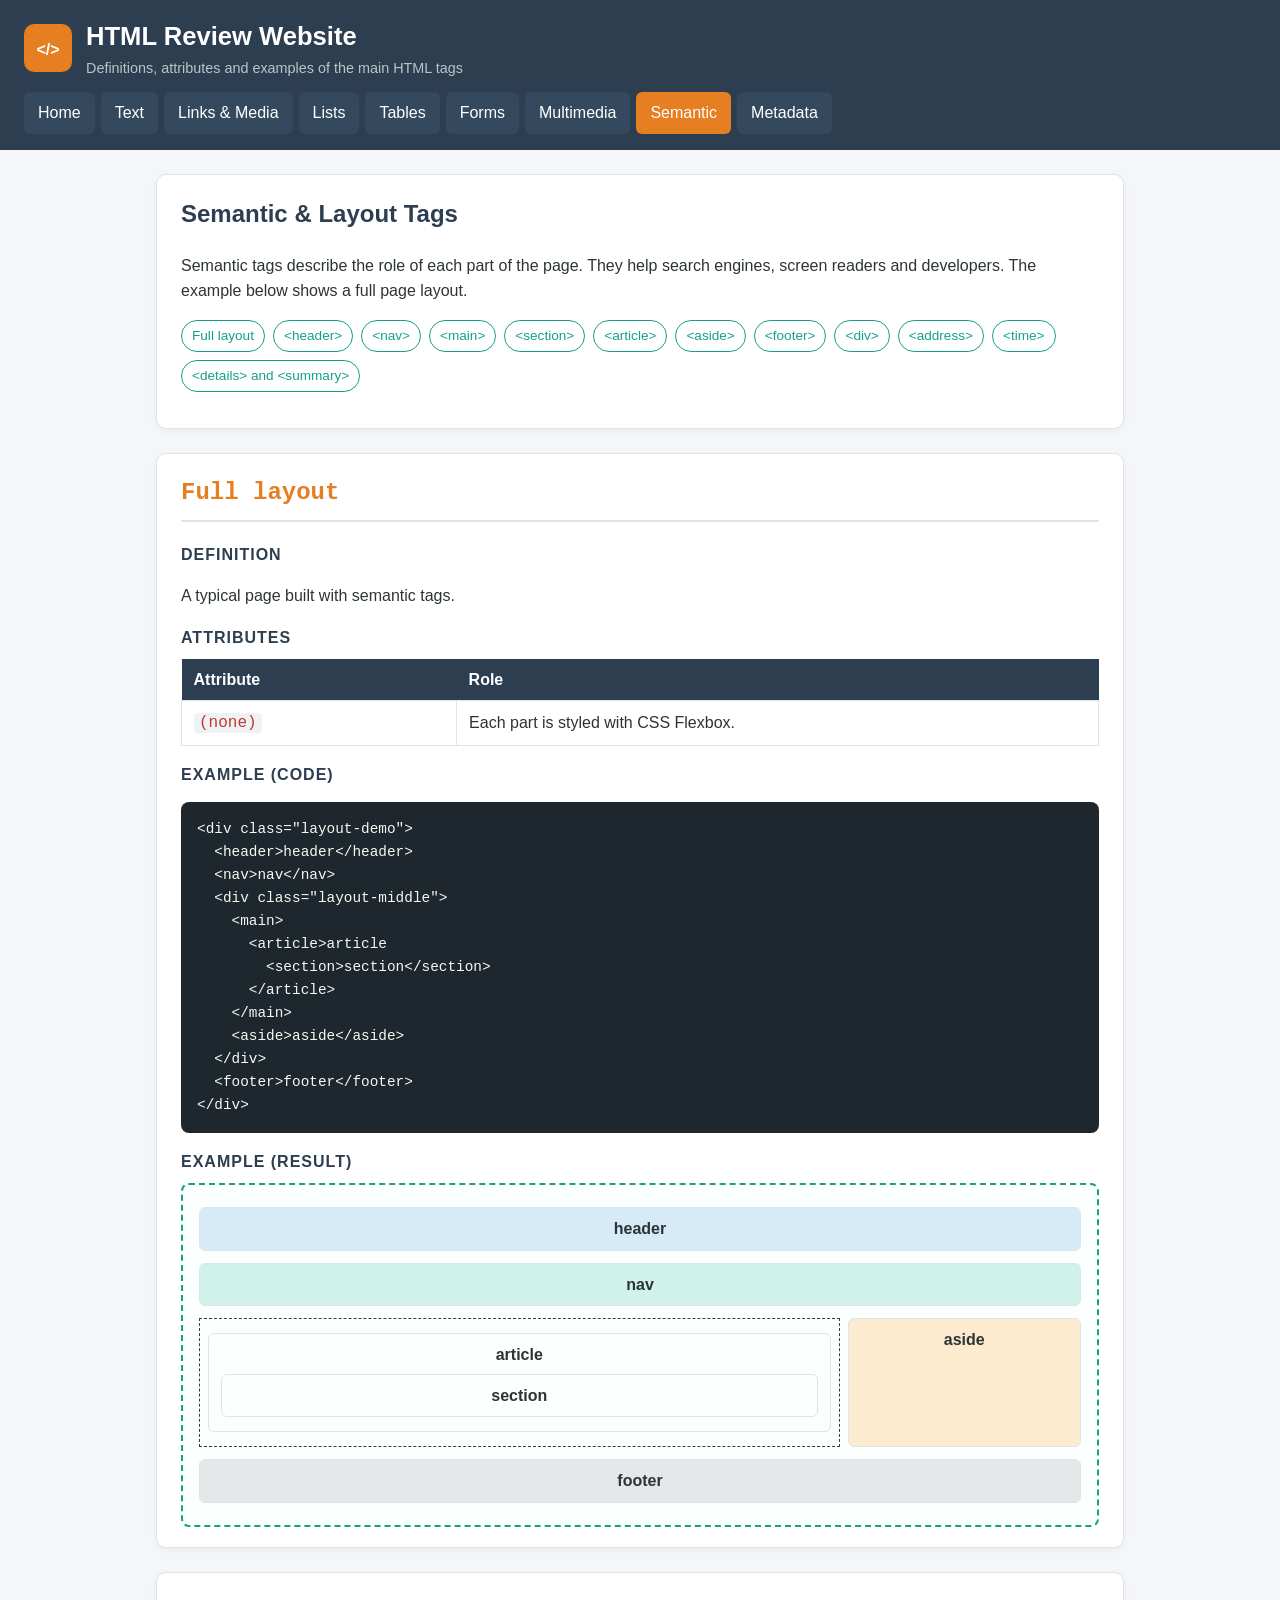
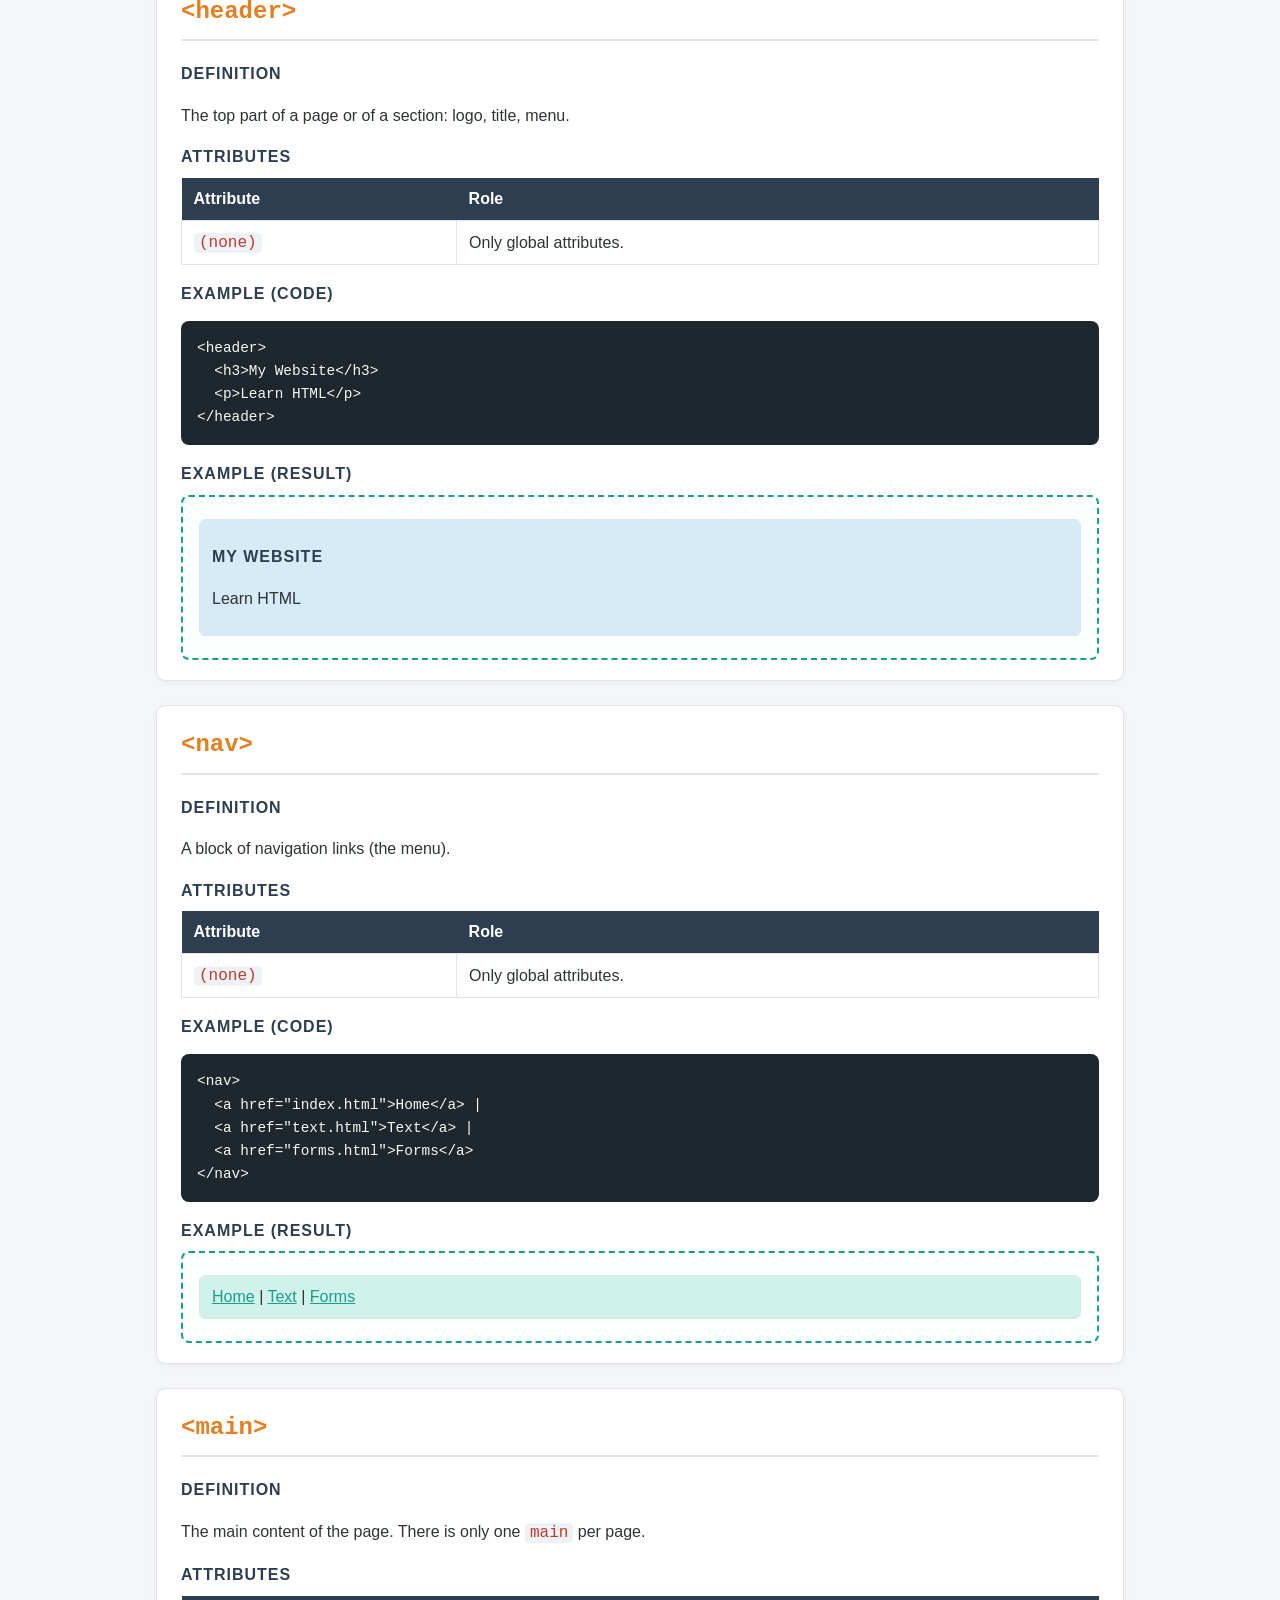
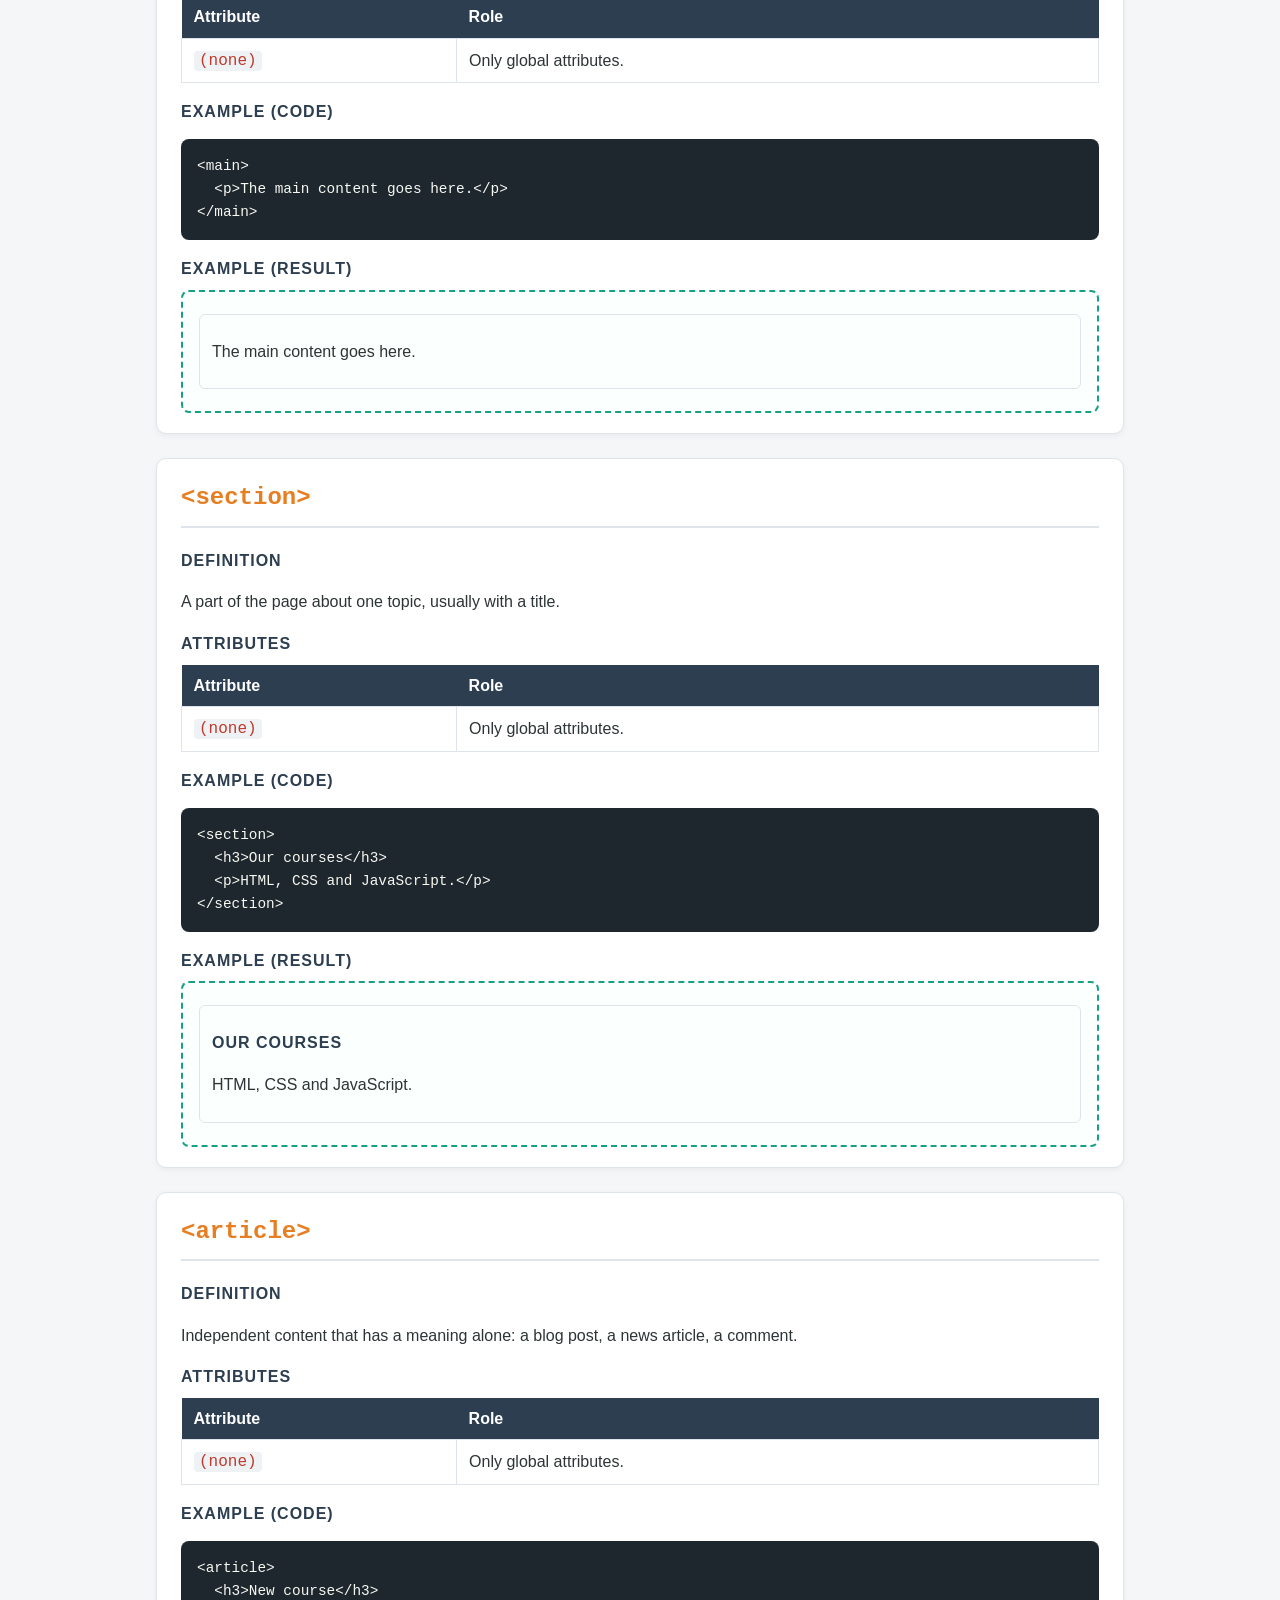
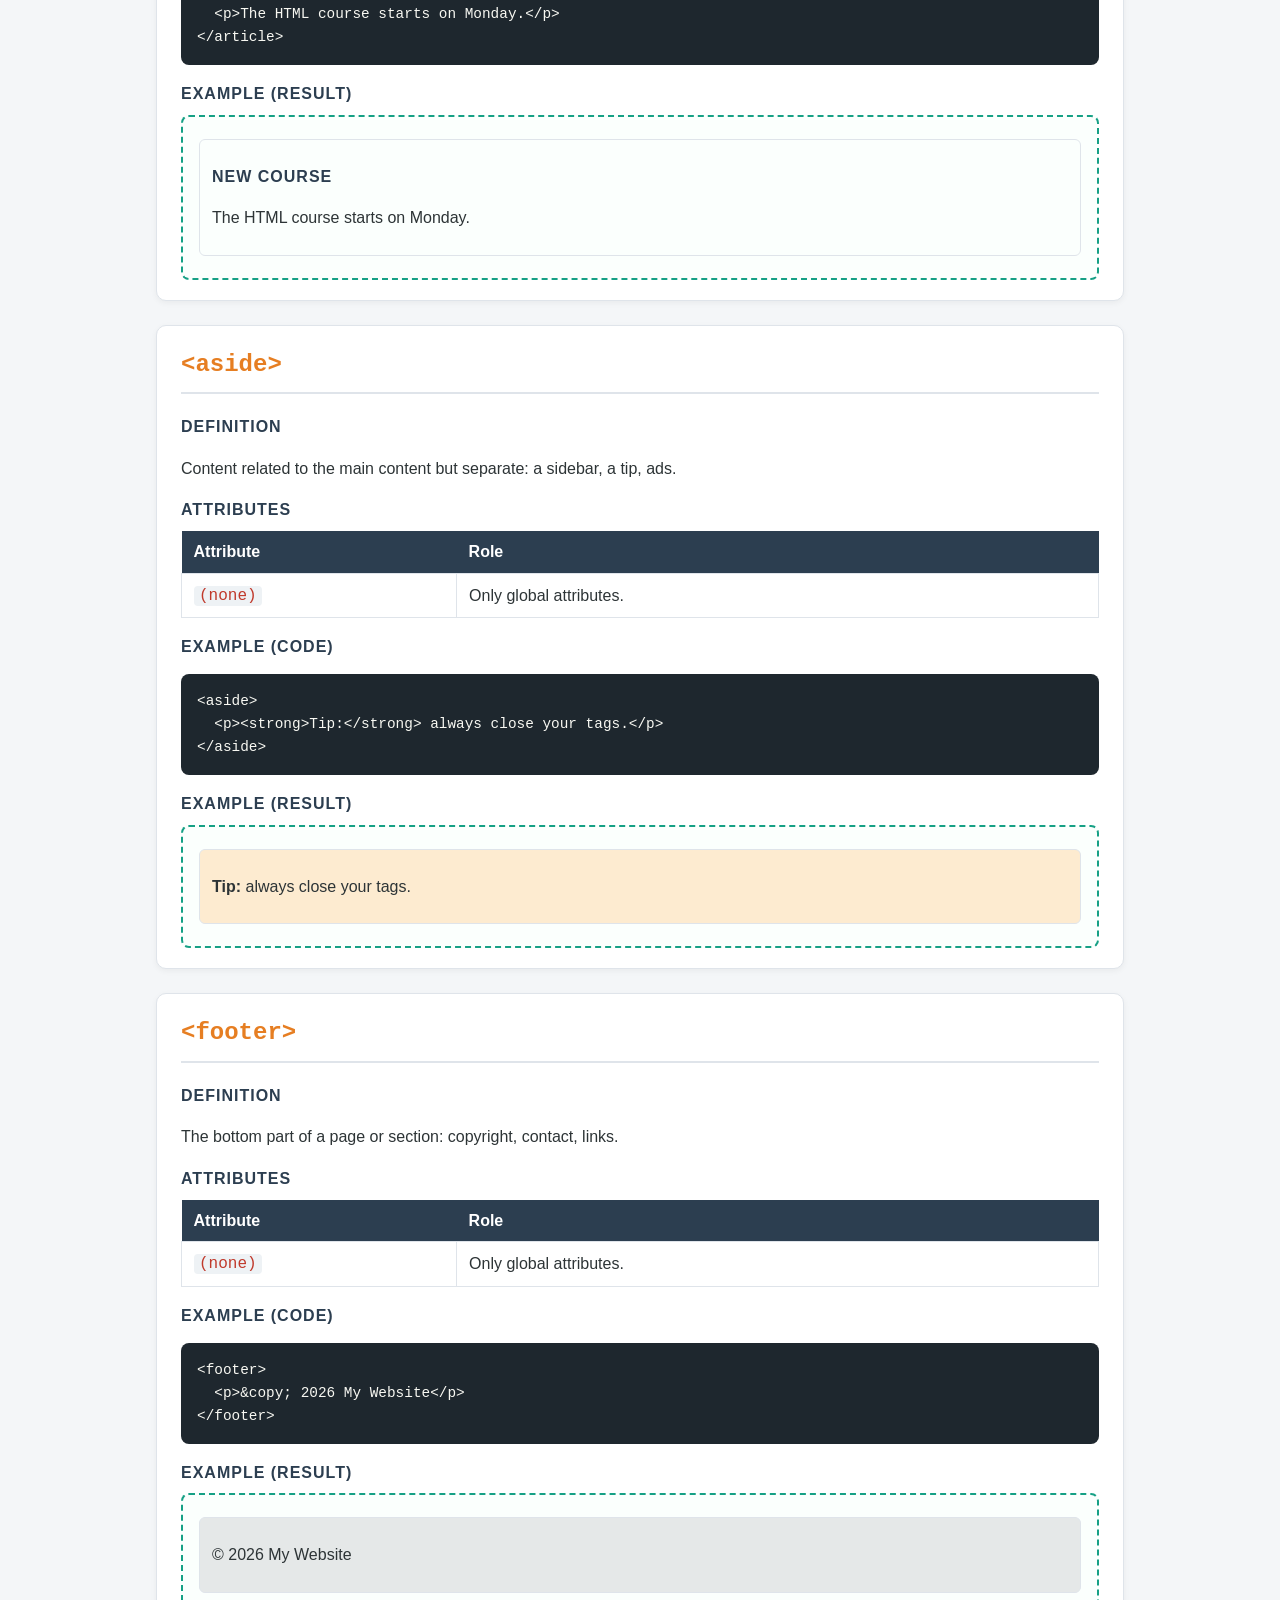
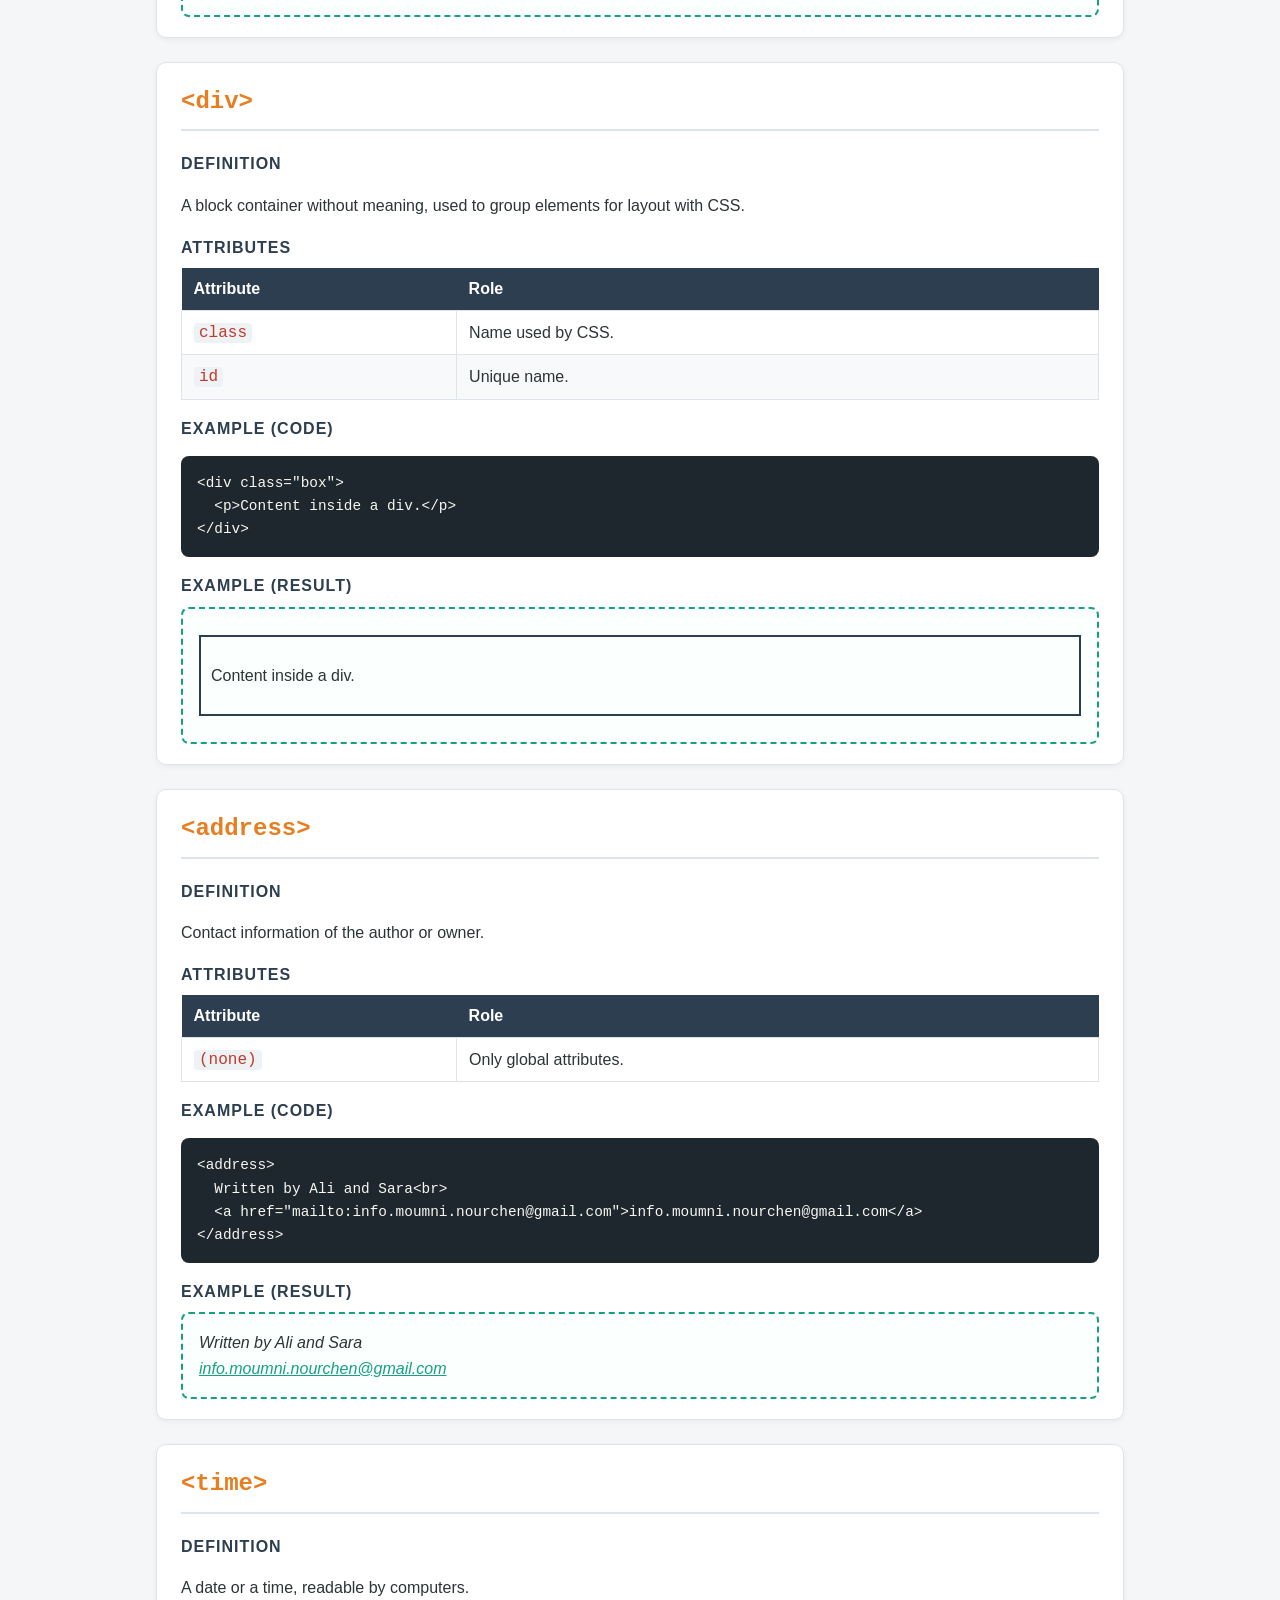
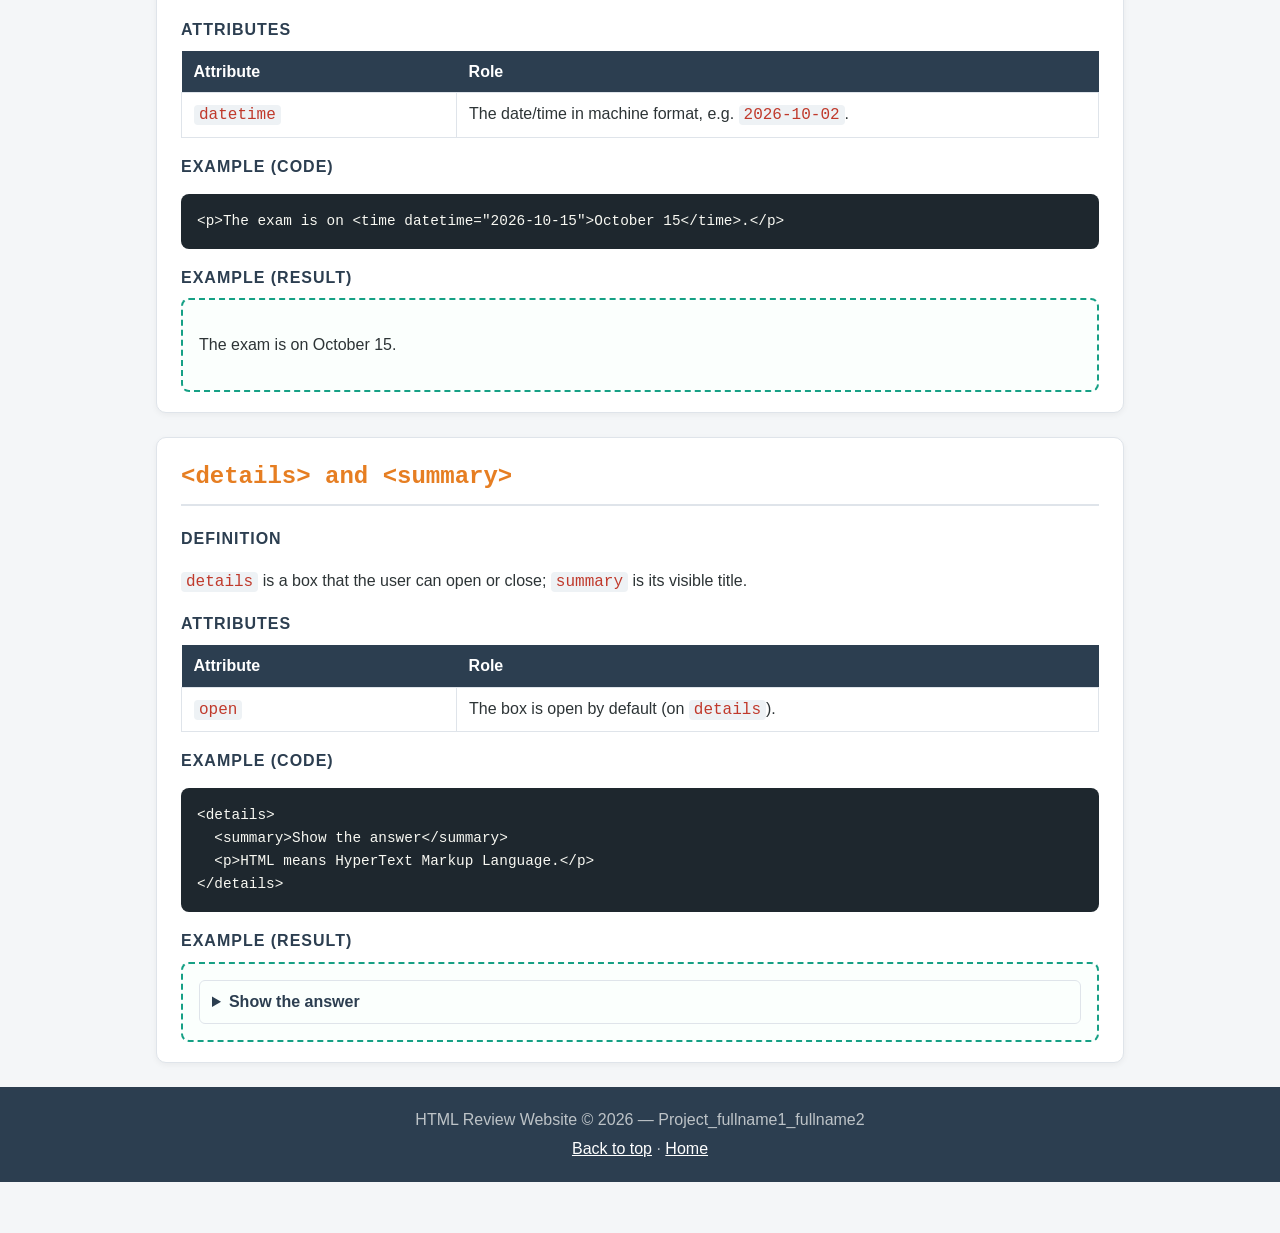
<file: Project_FarisAxmdeov_VorisAkbarov/semantic.html>
<!DOCTYPE html>
<html lang="en">
<head>
  <meta charset="UTF-8">
  <meta name="viewport" content="width=device-width, initial-scale=1.0">
  <meta name="description" content="HTML Review Website - Semantic and layout">
  <title>Semantic and layout | HTML Review</title>
  <link rel="stylesheet" href="css/style.css">
</head>
<body id="top">
  <header class="site-header">
    <div class="brand">
      <img src="images/logo.svg" alt="HTML Review logo" width="48" height="48">
      <div>
        <p class="site-title">HTML Review Website</p>
        <p class="site-subtitle">Definitions, attributes and examples of the main HTML tags</p>
      </div>
    </div>
    <nav class="main-nav">
      <ul>
        <li><a href="index.html">Home</a></li>
        <li><a href="text.html">Text</a></li>
        <li><a href="links.html">Links &amp; Media</a></li>
        <li><a href="lists.html">Lists</a></li>
        <li><a href="tables.html">Tables</a></li>
        <li><a href="forms.html">Forms</a></li>
        <li><a href="media.html">Multimedia</a></li>
        <li><a href="semantic.html" class="active">Semantic</a></li>
        <li><a href="metadata.html">Metadata</a></li>
      </ul>
    </nav>
  </header>

  <main>
    <section class="intro">
      <h1>Semantic &amp; Layout Tags</h1>
      <p>Semantic tags describe the role of each part of the page. They help search engines, screen readers and developers. The example below shows a full page layout.</p>
      <ul class="toc">
        <li><a href="#full-layout">Full layout</a></li>
        <li><a href="#header">&lt;header&gt;</a></li>
        <li><a href="#nav">&lt;nav&gt;</a></li>
        <li><a href="#main">&lt;main&gt;</a></li>
        <li><a href="#section">&lt;section&gt;</a></li>
        <li><a href="#article">&lt;article&gt;</a></li>
        <li><a href="#aside">&lt;aside&gt;</a></li>
        <li><a href="#footer">&lt;footer&gt;</a></li>
        <li><a href="#div">&lt;div&gt;</a></li>
        <li><a href="#address">&lt;address&gt;</a></li>
        <li><a href="#time">&lt;time&gt;</a></li>
        <li><a href="#details-and-summary">&lt;details&gt; and &lt;summary&gt;</a></li>
      </ul>
    </section>

    <section class="tag" id="full-layout">
      <h2 class="tag-name">Full layout</h2>

      <h3>Definition</h3>
      <p>A typical page built with semantic tags.</p>

      <h3>Attributes</h3>
      <table class="attr-table">
        <thead>
          <tr><th>Attribute</th><th>Role</th></tr>
        </thead>
        <tbody>
          <tr><td><code>(none)</code></td><td>Each part is styled with CSS Flexbox.</td></tr>
        </tbody>
      </table>

      <h3>Example (code)</h3>
<pre><code>&lt;div class=&quot;layout-demo&quot;&gt;
  &lt;header&gt;header&lt;/header&gt;
  &lt;nav&gt;nav&lt;/nav&gt;
  &lt;div class=&quot;layout-middle&quot;&gt;
    &lt;main&gt;
      &lt;article&gt;article
        &lt;section&gt;section&lt;/section&gt;
      &lt;/article&gt;
    &lt;/main&gt;
    &lt;aside&gt;aside&lt;/aside&gt;
  &lt;/div&gt;
  &lt;footer&gt;footer&lt;/footer&gt;
&lt;/div&gt;</code></pre>

      <h3>Example (result)</h3>
      <div class="result">
<div class="layout-demo">
  <header>header</header>
  <nav>nav</nav>
  <div class="layout-middle">
    <main>
      <article>article
        <section>section</section>
      </article>
    </main>
    <aside>aside</aside>
  </div>
  <footer>footer</footer>
</div>
      </div>
    </section>

    <section class="tag" id="header">
      <h2 class="tag-name">&lt;header&gt;</h2>

      <h3>Definition</h3>
      <p>The top part of a page or of a section: logo, title, menu.</p>

      <h3>Attributes</h3>
      <table class="attr-table">
        <thead>
          <tr><th>Attribute</th><th>Role</th></tr>
        </thead>
        <tbody>
          <tr><td><code>(none)</code></td><td>Only global attributes.</td></tr>
        </tbody>
      </table>

      <h3>Example (code)</h3>
<pre><code>&lt;header&gt;
  &lt;h3&gt;My Website&lt;/h3&gt;
  &lt;p&gt;Learn HTML&lt;/p&gt;
&lt;/header&gt;</code></pre>

      <h3>Example (result)</h3>
      <div class="result">
<header>
  <h3>My Website</h3>
  <p>Learn HTML</p>
</header>
      </div>
    </section>

    <section class="tag" id="nav">
      <h2 class="tag-name">&lt;nav&gt;</h2>

      <h3>Definition</h3>
      <p>A block of navigation links (the menu).</p>

      <h3>Attributes</h3>
      <table class="attr-table">
        <thead>
          <tr><th>Attribute</th><th>Role</th></tr>
        </thead>
        <tbody>
          <tr><td><code>(none)</code></td><td>Only global attributes.</td></tr>
        </tbody>
      </table>

      <h3>Example (code)</h3>
<pre><code>&lt;nav&gt;
  &lt;a href=&quot;index.html&quot;&gt;Home&lt;/a&gt; |
  &lt;a href=&quot;text.html&quot;&gt;Text&lt;/a&gt; |
  &lt;a href=&quot;forms.html&quot;&gt;Forms&lt;/a&gt;
&lt;/nav&gt;</code></pre>

      <h3>Example (result)</h3>
      <div class="result">
<nav>
  <a href="index.html">Home</a> |
  <a href="text.html">Text</a> |
  <a href="forms.html">Forms</a>
</nav>
      </div>
    </section>

    <section class="tag" id="main">
      <h2 class="tag-name">&lt;main&gt;</h2>

      <h3>Definition</h3>
      <p>The main content of the page. There is only one <code>main</code> per page.</p>

      <h3>Attributes</h3>
      <table class="attr-table">
        <thead>
          <tr><th>Attribute</th><th>Role</th></tr>
        </thead>
        <tbody>
          <tr><td><code>(none)</code></td><td>Only global attributes.</td></tr>
        </tbody>
      </table>

      <h3>Example (code)</h3>
<pre><code>&lt;main&gt;
  &lt;p&gt;The main content goes here.&lt;/p&gt;
&lt;/main&gt;</code></pre>

      <h3>Example (result)</h3>
      <div class="result">
<div class="like-main"><p>The main content goes here.</p></div>
      </div>
    </section>

    <section class="tag" id="section">
      <h2 class="tag-name">&lt;section&gt;</h2>

      <h3>Definition</h3>
      <p>A part of the page about one topic, usually with a title.</p>

      <h3>Attributes</h3>
      <table class="attr-table">
        <thead>
          <tr><th>Attribute</th><th>Role</th></tr>
        </thead>
        <tbody>
          <tr><td><code>(none)</code></td><td>Only global attributes.</td></tr>
        </tbody>
      </table>

      <h3>Example (code)</h3>
<pre><code>&lt;section&gt;
  &lt;h3&gt;Our courses&lt;/h3&gt;
  &lt;p&gt;HTML, CSS and JavaScript.&lt;/p&gt;
&lt;/section&gt;</code></pre>

      <h3>Example (result)</h3>
      <div class="result">
<section>
  <h3>Our courses</h3>
  <p>HTML, CSS and JavaScript.</p>
</section>
      </div>
    </section>

    <section class="tag" id="article">
      <h2 class="tag-name">&lt;article&gt;</h2>

      <h3>Definition</h3>
      <p>Independent content that has a meaning alone: a blog post, a news article, a comment.</p>

      <h3>Attributes</h3>
      <table class="attr-table">
        <thead>
          <tr><th>Attribute</th><th>Role</th></tr>
        </thead>
        <tbody>
          <tr><td><code>(none)</code></td><td>Only global attributes.</td></tr>
        </tbody>
      </table>

      <h3>Example (code)</h3>
<pre><code>&lt;article&gt;
  &lt;h3&gt;New course&lt;/h3&gt;
  &lt;p&gt;The HTML course starts on Monday.&lt;/p&gt;
&lt;/article&gt;</code></pre>

      <h3>Example (result)</h3>
      <div class="result">
<article>
  <h3>New course</h3>
  <p>The HTML course starts on Monday.</p>
</article>
      </div>
    </section>

    <section class="tag" id="aside">
      <h2 class="tag-name">&lt;aside&gt;</h2>

      <h3>Definition</h3>
      <p>Content related to the main content but separate: a sidebar, a tip, ads.</p>

      <h3>Attributes</h3>
      <table class="attr-table">
        <thead>
          <tr><th>Attribute</th><th>Role</th></tr>
        </thead>
        <tbody>
          <tr><td><code>(none)</code></td><td>Only global attributes.</td></tr>
        </tbody>
      </table>

      <h3>Example (code)</h3>
<pre><code>&lt;aside&gt;
  &lt;p&gt;&lt;strong&gt;Tip:&lt;/strong&gt; always close your tags.&lt;/p&gt;
&lt;/aside&gt;</code></pre>

      <h3>Example (result)</h3>
      <div class="result">
<aside>
  <p><strong>Tip:</strong> always close your tags.</p>
</aside>
      </div>
    </section>

    <section class="tag" id="footer">
      <h2 class="tag-name">&lt;footer&gt;</h2>

      <h3>Definition</h3>
      <p>The bottom part of a page or section: copyright, contact, links.</p>

      <h3>Attributes</h3>
      <table class="attr-table">
        <thead>
          <tr><th>Attribute</th><th>Role</th></tr>
        </thead>
        <tbody>
          <tr><td><code>(none)</code></td><td>Only global attributes.</td></tr>
        </tbody>
      </table>

      <h3>Example (code)</h3>
<pre><code>&lt;footer&gt;
  &lt;p&gt;&amp;copy; 2026 My Website&lt;/p&gt;
&lt;/footer&gt;</code></pre>

      <h3>Example (result)</h3>
      <div class="result">
<footer>
  <p>&copy; 2026 My Website</p>
</footer>
      </div>
    </section>

    <section class="tag" id="div">
      <h2 class="tag-name">&lt;div&gt;</h2>

      <h3>Definition</h3>
      <p>A block container without meaning, used to group elements for layout with CSS.</p>

      <h3>Attributes</h3>
      <table class="attr-table">
        <thead>
          <tr><th>Attribute</th><th>Role</th></tr>
        </thead>
        <tbody>
          <tr><td><code>class</code></td><td>Name used by CSS.</td></tr>
          <tr><td><code>id</code></td><td>Unique name.</td></tr>
        </tbody>
      </table>

      <h3>Example (code)</h3>
<pre><code>&lt;div class=&quot;box&quot;&gt;
  &lt;p&gt;Content inside a div.&lt;/p&gt;
&lt;/div&gt;</code></pre>

      <h3>Example (result)</h3>
      <div class="result">
<div class="box">
  <p>Content inside a div.</p>
</div>
      </div>
    </section>

    <section class="tag" id="address">
      <h2 class="tag-name">&lt;address&gt;</h2>

      <h3>Definition</h3>
      <p>Contact information of the author or owner.</p>

      <h3>Attributes</h3>
      <table class="attr-table">
        <thead>
          <tr><th>Attribute</th><th>Role</th></tr>
        </thead>
        <tbody>
          <tr><td><code>(none)</code></td><td>Only global attributes.</td></tr>
        </tbody>
      </table>

      <h3>Example (code)</h3>
<pre><code>&lt;address&gt;
  Written by Ali and Sara&lt;br&gt;
  &lt;a href=&quot;mailto:info.moumni.nourchen@gmail.com&quot;&gt;info.moumni.nourchen@gmail.com&lt;/a&gt;
&lt;/address&gt;</code></pre>

      <h3>Example (result)</h3>
      <div class="result">
<address>
  Written by Ali and Sara<br>
  <a href="mailto:info.moumni.nourchen@gmail.com">info.moumni.nourchen@gmail.com</a>
</address>
      </div>
    </section>

    <section class="tag" id="time">
      <h2 class="tag-name">&lt;time&gt;</h2>

      <h3>Definition</h3>
      <p>A date or a time, readable by computers.</p>

      <h3>Attributes</h3>
      <table class="attr-table">
        <thead>
          <tr><th>Attribute</th><th>Role</th></tr>
        </thead>
        <tbody>
          <tr><td><code>datetime</code></td><td>The date/time in machine format, e.g. <code>2026-10-02</code>.</td></tr>
        </tbody>
      </table>

      <h3>Example (code)</h3>
<pre><code>&lt;p&gt;The exam is on &lt;time datetime=&quot;2026-10-15&quot;&gt;October 15&lt;/time&gt;.&lt;/p&gt;</code></pre>

      <h3>Example (result)</h3>
      <div class="result">
<p>The exam is on <time datetime="2026-10-15">October 15</time>.</p>
      </div>
    </section>

    <section class="tag" id="details-and-summary">
      <h2 class="tag-name">&lt;details&gt; and &lt;summary&gt;</h2>

      <h3>Definition</h3>
      <p><code>details</code> is a box that the user can open or close; <code>summary</code> is its visible title.</p>

      <h3>Attributes</h3>
      <table class="attr-table">
        <thead>
          <tr><th>Attribute</th><th>Role</th></tr>
        </thead>
        <tbody>
          <tr><td><code>open</code></td><td>The box is open by default (on <code>details</code>).</td></tr>
        </tbody>
      </table>

      <h3>Example (code)</h3>
<pre><code>&lt;details&gt;
  &lt;summary&gt;Show the answer&lt;/summary&gt;
  &lt;p&gt;HTML means HyperText Markup Language.&lt;/p&gt;
&lt;/details&gt;</code></pre>

      <h3>Example (result)</h3>
      <div class="result">
<details>
  <summary>Show the answer</summary>
  <p>HTML means HyperText Markup Language.</p>
</details>
      </div>
    </section>
  </main>

  <footer class="site-footer">
    <p>HTML Review Website &copy; 2026 &mdash; Project_fullname1_fullname2</p>
    <p><a href="#top">Back to top</a> &middot; <a href="index.html">Home</a></p>
  </footer>
</body>
</html>
</file>
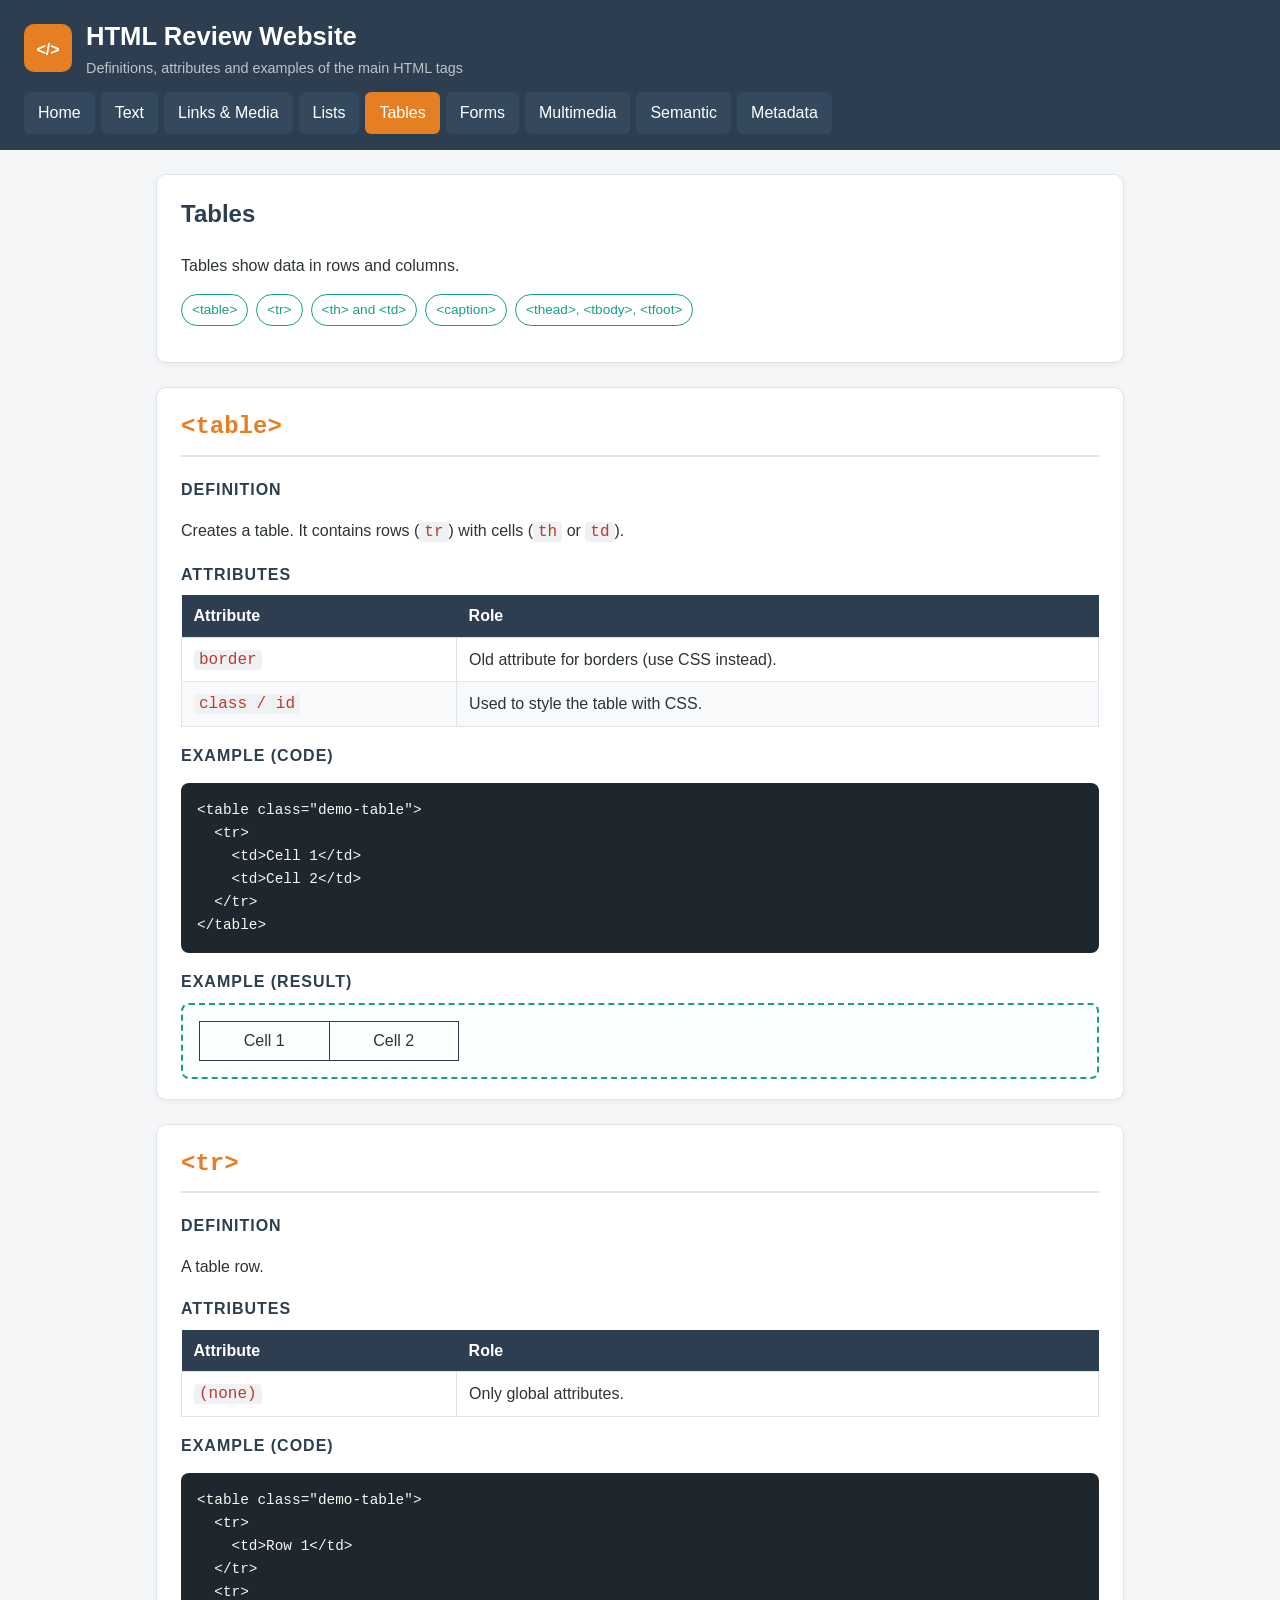
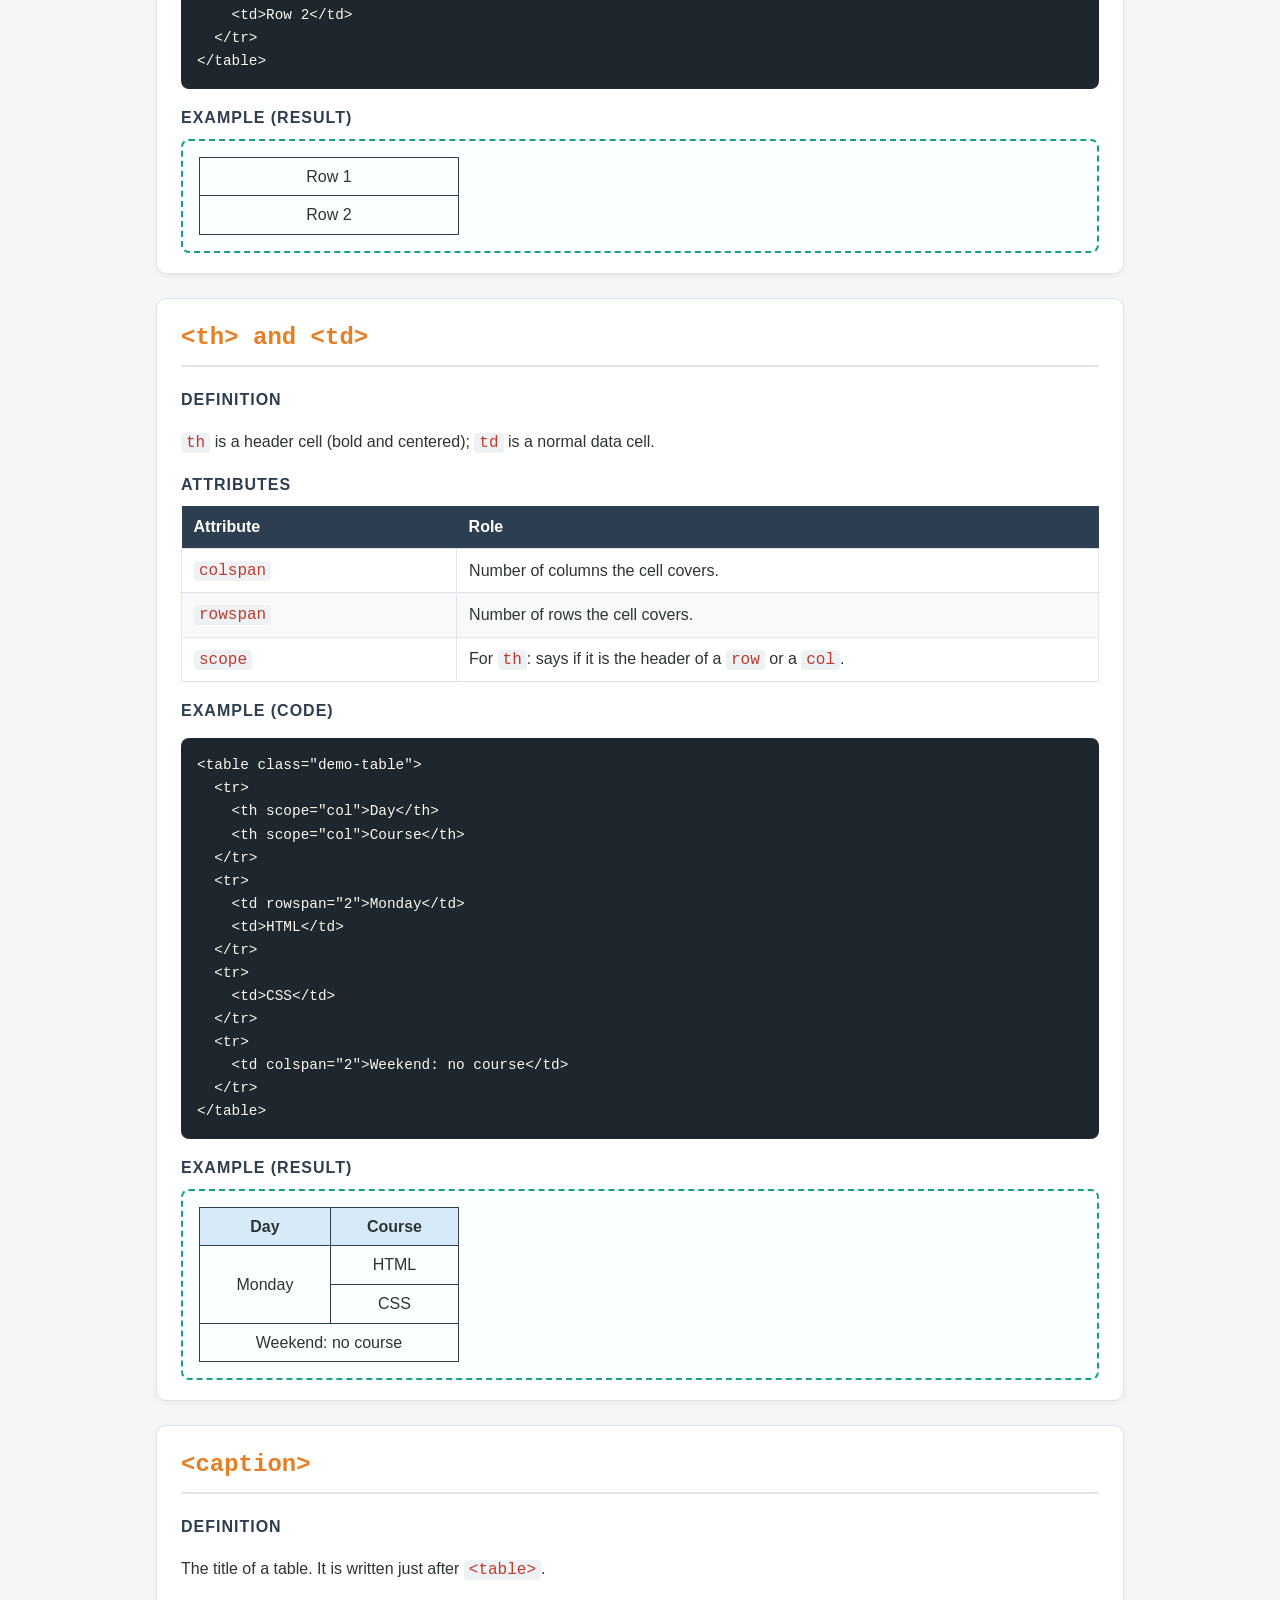
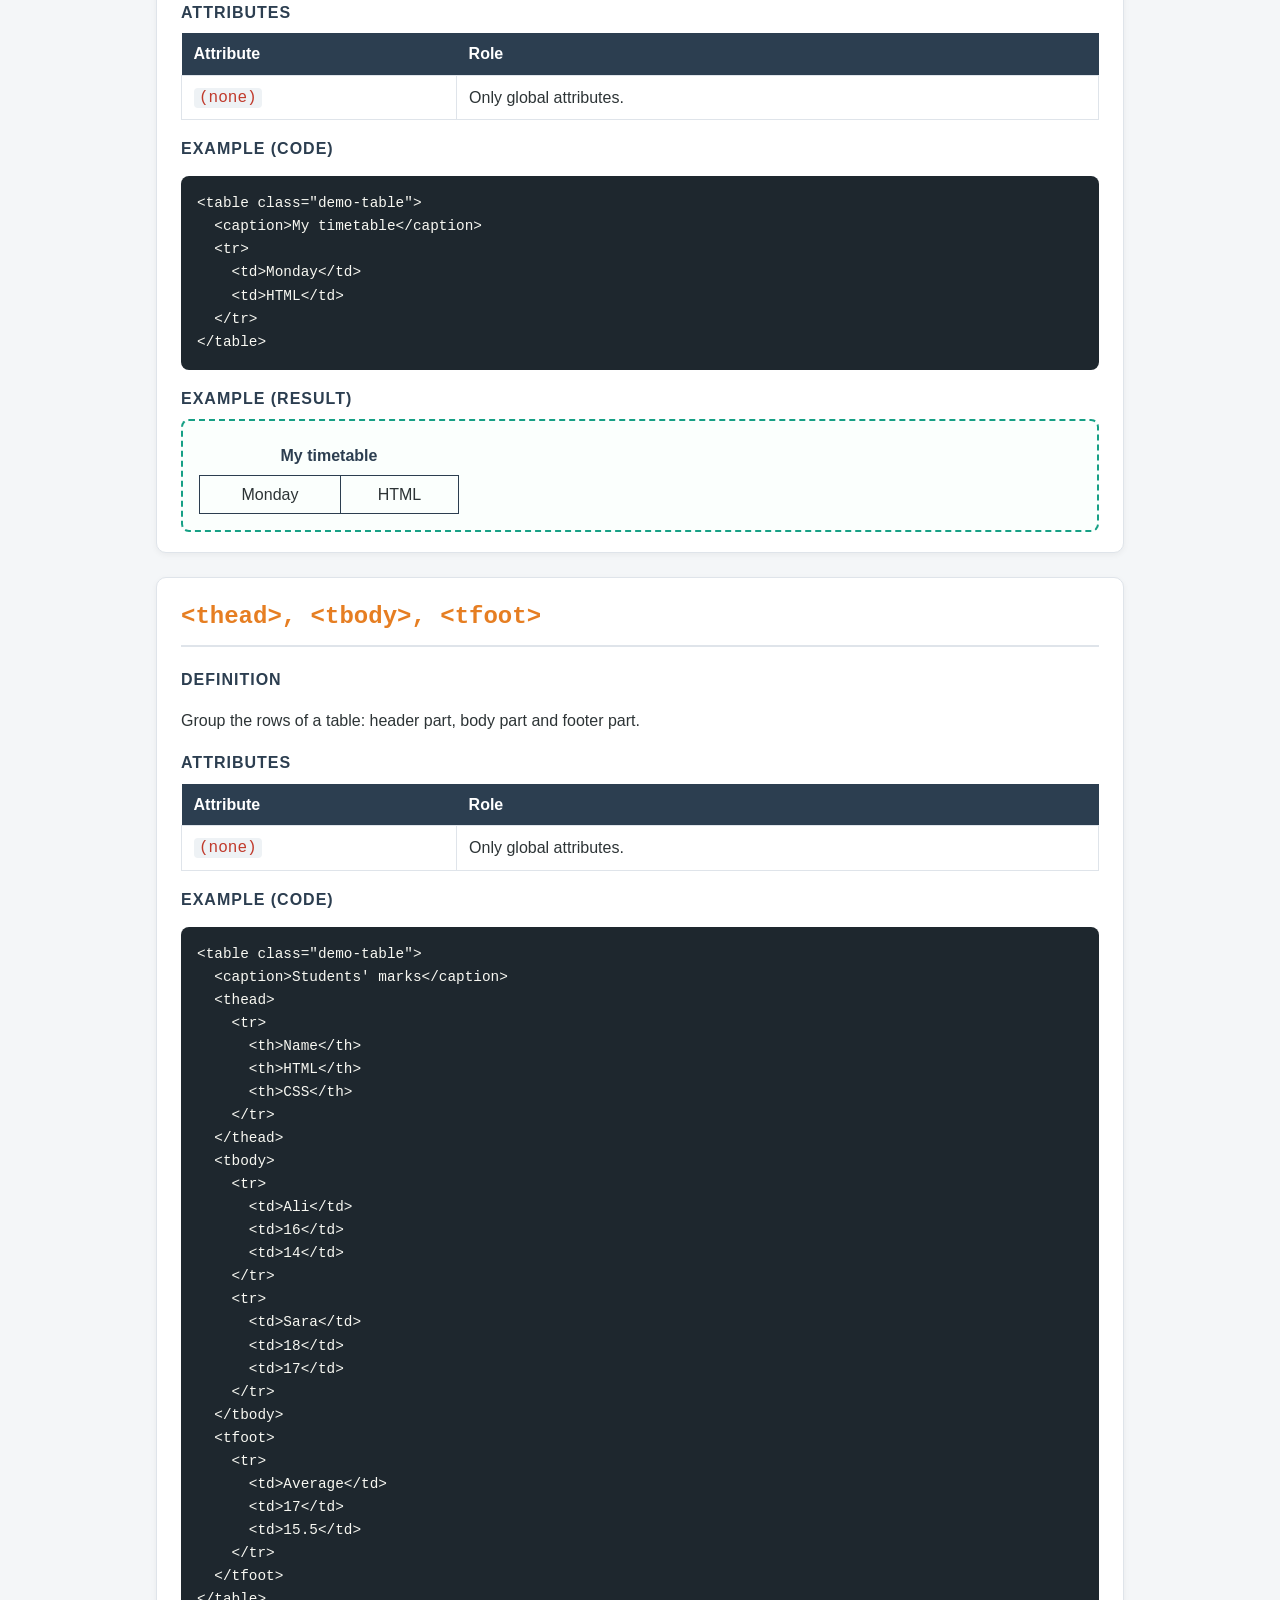
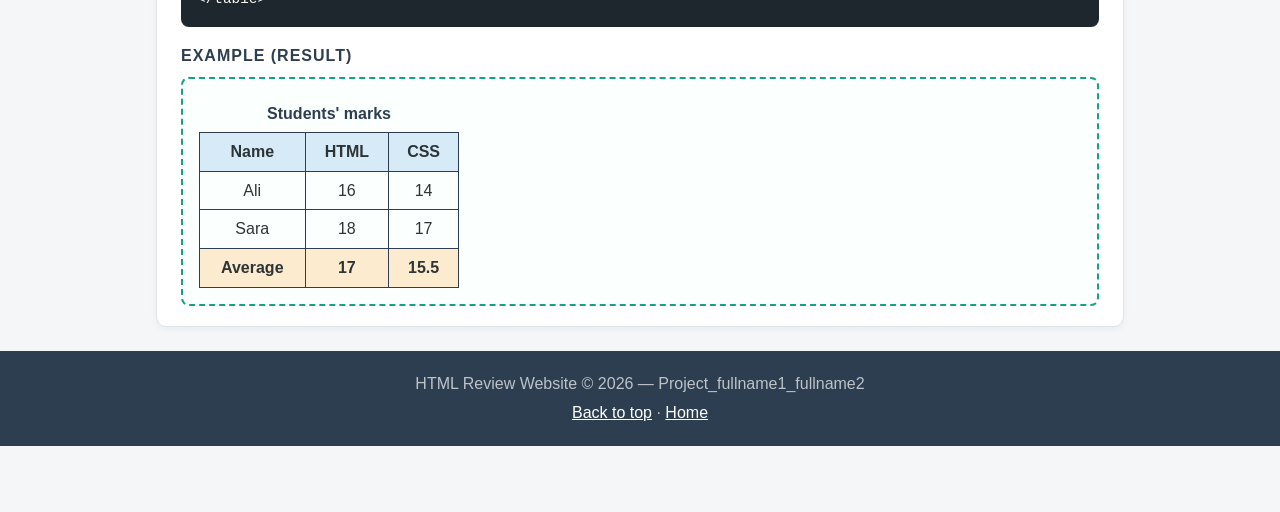
<file: Project_FarisAxmdeov_VorisAkbarov/tables.html>
<!DOCTYPE html>
<html lang="en">
<head>
  <meta charset="UTF-8">
  <meta name="viewport" content="width=device-width, initial-scale=1.0">
  <meta name="description" content="HTML Review Website - Tables">
  <title>Tables | HTML Review</title>
  <link rel="stylesheet" href="css/style.css">
</head>
<body id="top">
  <header class="site-header">
    <div class="brand">
      <img src="images/logo.svg" alt="HTML Review logo" width="48" height="48">
      <div>
        <p class="site-title">HTML Review Website</p>
        <p class="site-subtitle">Definitions, attributes and examples of the main HTML tags</p>
      </div>
    </div>
    <nav class="main-nav">
      <ul>
        <li><a href="index.html">Home</a></li>
        <li><a href="text.html">Text</a></li>
        <li><a href="links.html">Links &amp; Media</a></li>
        <li><a href="lists.html">Lists</a></li>
        <li><a href="tables.html" class="active">Tables</a></li>
        <li><a href="forms.html">Forms</a></li>
        <li><a href="media.html">Multimedia</a></li>
        <li><a href="semantic.html">Semantic</a></li>
        <li><a href="metadata.html">Metadata</a></li>
      </ul>
    </nav>
  </header>

  <main>
    <section class="intro">
      <h1>Tables</h1>
      <p>Tables show data in rows and columns.</p>
      <ul class="toc">
        <li><a href="#table">&lt;table&gt;</a></li>
        <li><a href="#tr">&lt;tr&gt;</a></li>
        <li><a href="#th-and-td">&lt;th&gt; and &lt;td&gt;</a></li>
        <li><a href="#caption">&lt;caption&gt;</a></li>
        <li><a href="#thead-tbody-tfoot">&lt;thead&gt;, &lt;tbody&gt;, &lt;tfoot&gt;</a></li>
      </ul>
    </section>

    <section class="tag" id="table">
      <h2 class="tag-name">&lt;table&gt;</h2>

      <h3>Definition</h3>
      <p>Creates a table. It contains rows (<code>tr</code>) with cells (<code>th</code> or <code>td</code>).</p>

      <h3>Attributes</h3>
      <table class="attr-table">
        <thead>
          <tr><th>Attribute</th><th>Role</th></tr>
        </thead>
        <tbody>
          <tr><td><code>border</code></td><td>Old attribute for borders (use CSS instead).</td></tr>
          <tr><td><code>class / id</code></td><td>Used to style the table with CSS.</td></tr>
        </tbody>
      </table>

      <h3>Example (code)</h3>
<pre><code>&lt;table class=&quot;demo-table&quot;&gt;
  &lt;tr&gt;
    &lt;td&gt;Cell 1&lt;/td&gt;
    &lt;td&gt;Cell 2&lt;/td&gt;
  &lt;/tr&gt;
&lt;/table&gt;</code></pre>

      <h3>Example (result)</h3>
      <div class="result">
<table class="demo-table">
  <tr>
    <td>Cell 1</td>
    <td>Cell 2</td>
  </tr>
</table>
      </div>
    </section>

    <section class="tag" id="tr">
      <h2 class="tag-name">&lt;tr&gt;</h2>

      <h3>Definition</h3>
      <p>A table row.</p>

      <h3>Attributes</h3>
      <table class="attr-table">
        <thead>
          <tr><th>Attribute</th><th>Role</th></tr>
        </thead>
        <tbody>
          <tr><td><code>(none)</code></td><td>Only global attributes.</td></tr>
        </tbody>
      </table>

      <h3>Example (code)</h3>
<pre><code>&lt;table class=&quot;demo-table&quot;&gt;
  &lt;tr&gt;
    &lt;td&gt;Row 1&lt;/td&gt;
  &lt;/tr&gt;
  &lt;tr&gt;
    &lt;td&gt;Row 2&lt;/td&gt;
  &lt;/tr&gt;
&lt;/table&gt;</code></pre>

      <h3>Example (result)</h3>
      <div class="result">
<table class="demo-table">
  <tr>
    <td>Row 1</td>
  </tr>
  <tr>
    <td>Row 2</td>
  </tr>
</table>
      </div>
    </section>

    <section class="tag" id="th-and-td">
      <h2 class="tag-name">&lt;th&gt; and &lt;td&gt;</h2>

      <h3>Definition</h3>
      <p><code>th</code> is a header cell (bold and centered); <code>td</code> is a normal data cell.</p>

      <h3>Attributes</h3>
      <table class="attr-table">
        <thead>
          <tr><th>Attribute</th><th>Role</th></tr>
        </thead>
        <tbody>
          <tr><td><code>colspan</code></td><td>Number of columns the cell covers.</td></tr>
          <tr><td><code>rowspan</code></td><td>Number of rows the cell covers.</td></tr>
          <tr><td><code>scope</code></td><td>For <code>th</code>: says if it is the header of a <code>row</code> or a <code>col</code>.</td></tr>
        </tbody>
      </table>

      <h3>Example (code)</h3>
<pre><code>&lt;table class=&quot;demo-table&quot;&gt;
  &lt;tr&gt;
    &lt;th scope=&quot;col&quot;&gt;Day&lt;/th&gt;
    &lt;th scope=&quot;col&quot;&gt;Course&lt;/th&gt;
  &lt;/tr&gt;
  &lt;tr&gt;
    &lt;td rowspan=&quot;2&quot;&gt;Monday&lt;/td&gt;
    &lt;td&gt;HTML&lt;/td&gt;
  &lt;/tr&gt;
  &lt;tr&gt;
    &lt;td&gt;CSS&lt;/td&gt;
  &lt;/tr&gt;
  &lt;tr&gt;
    &lt;td colspan=&quot;2&quot;&gt;Weekend: no course&lt;/td&gt;
  &lt;/tr&gt;
&lt;/table&gt;</code></pre>

      <h3>Example (result)</h3>
      <div class="result">
<table class="demo-table">
  <tr>
    <th scope="col">Day</th>
    <th scope="col">Course</th>
  </tr>
  <tr>
    <td rowspan="2">Monday</td>
    <td>HTML</td>
  </tr>
  <tr>
    <td>CSS</td>
  </tr>
  <tr>
    <td colspan="2">Weekend: no course</td>
  </tr>
</table>
      </div>
    </section>

    <section class="tag" id="caption">
      <h2 class="tag-name">&lt;caption&gt;</h2>

      <h3>Definition</h3>
      <p>The title of a table. It is written just after <code>&lt;table&gt;</code>.</p>

      <h3>Attributes</h3>
      <table class="attr-table">
        <thead>
          <tr><th>Attribute</th><th>Role</th></tr>
        </thead>
        <tbody>
          <tr><td><code>(none)</code></td><td>Only global attributes.</td></tr>
        </tbody>
      </table>

      <h3>Example (code)</h3>
<pre><code>&lt;table class=&quot;demo-table&quot;&gt;
  &lt;caption&gt;My timetable&lt;/caption&gt;
  &lt;tr&gt;
    &lt;td&gt;Monday&lt;/td&gt;
    &lt;td&gt;HTML&lt;/td&gt;
  &lt;/tr&gt;
&lt;/table&gt;</code></pre>

      <h3>Example (result)</h3>
      <div class="result">
<table class="demo-table">
  <caption>My timetable</caption>
  <tr>
    <td>Monday</td>
    <td>HTML</td>
  </tr>
</table>
      </div>
    </section>

    <section class="tag" id="thead-tbody-tfoot">
      <h2 class="tag-name">&lt;thead&gt;, &lt;tbody&gt;, &lt;tfoot&gt;</h2>

      <h3>Definition</h3>
      <p>Group the rows of a table: header part, body part and footer part.</p>

      <h3>Attributes</h3>
      <table class="attr-table">
        <thead>
          <tr><th>Attribute</th><th>Role</th></tr>
        </thead>
        <tbody>
          <tr><td><code>(none)</code></td><td>Only global attributes.</td></tr>
        </tbody>
      </table>

      <h3>Example (code)</h3>
<pre><code>&lt;table class=&quot;demo-table&quot;&gt;
  &lt;caption&gt;Students&#x27; marks&lt;/caption&gt;
  &lt;thead&gt;
    &lt;tr&gt;
      &lt;th&gt;Name&lt;/th&gt;
      &lt;th&gt;HTML&lt;/th&gt;
      &lt;th&gt;CSS&lt;/th&gt;
    &lt;/tr&gt;
  &lt;/thead&gt;
  &lt;tbody&gt;
    &lt;tr&gt;
      &lt;td&gt;Ali&lt;/td&gt;
      &lt;td&gt;16&lt;/td&gt;
      &lt;td&gt;14&lt;/td&gt;
    &lt;/tr&gt;
    &lt;tr&gt;
      &lt;td&gt;Sara&lt;/td&gt;
      &lt;td&gt;18&lt;/td&gt;
      &lt;td&gt;17&lt;/td&gt;
    &lt;/tr&gt;
  &lt;/tbody&gt;
  &lt;tfoot&gt;
    &lt;tr&gt;
      &lt;td&gt;Average&lt;/td&gt;
      &lt;td&gt;17&lt;/td&gt;
      &lt;td&gt;15.5&lt;/td&gt;
    &lt;/tr&gt;
  &lt;/tfoot&gt;
&lt;/table&gt;</code></pre>

      <h3>Example (result)</h3>
      <div class="result">
<table class="demo-table">
  <caption>Students' marks</caption>
  <thead>
    <tr>
      <th>Name</th>
      <th>HTML</th>
      <th>CSS</th>
    </tr>
  </thead>
  <tbody>
    <tr>
      <td>Ali</td>
      <td>16</td>
      <td>14</td>
    </tr>
    <tr>
      <td>Sara</td>
      <td>18</td>
      <td>17</td>
    </tr>
  </tbody>
  <tfoot>
    <tr>
      <td>Average</td>
      <td>17</td>
      <td>15.5</td>
    </tr>
  </tfoot>
</table>
      </div>
    </section>
  </main>

  <footer class="site-footer">
    <p>HTML Review Website &copy; 2026 &mdash; Project_fullname1_fullname2</p>
    <p><a href="#top">Back to top</a> &middot; <a href="index.html">Home</a></p>
  </footer>
</body>
</html>
</file>
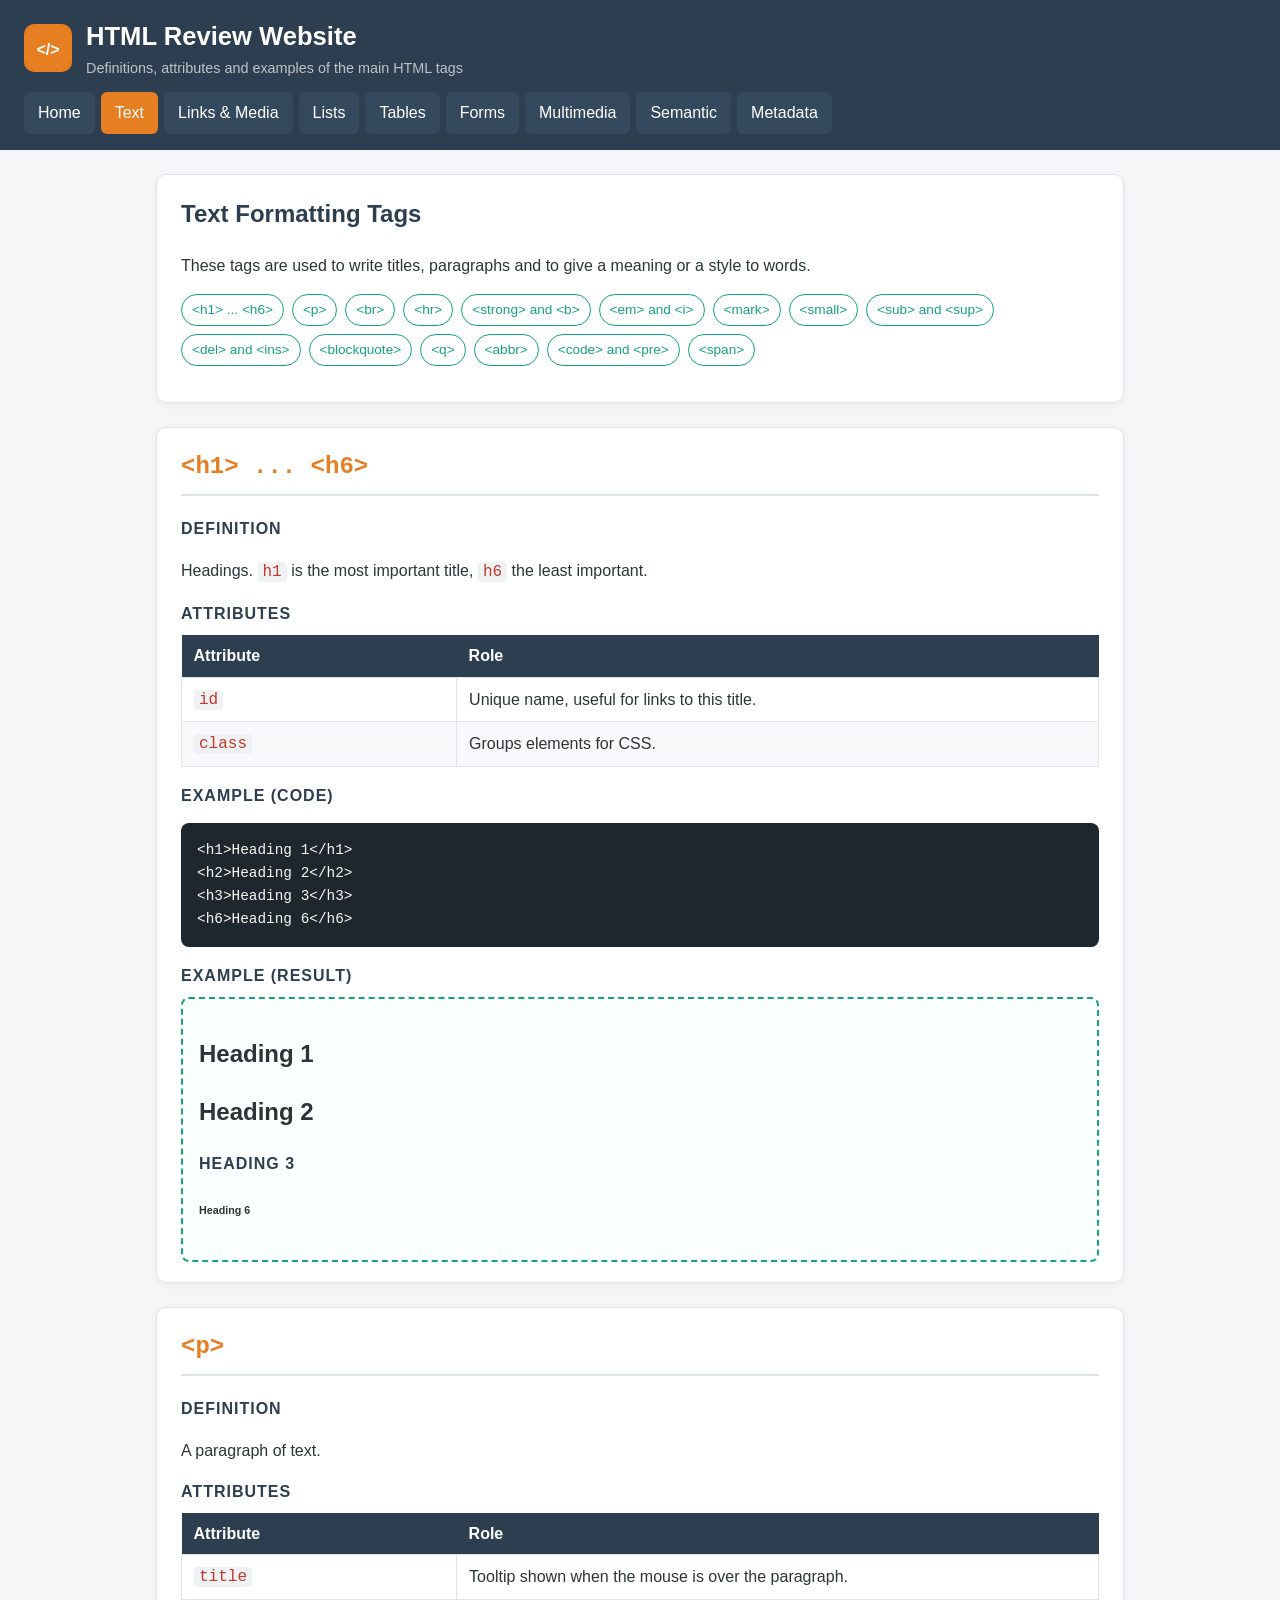
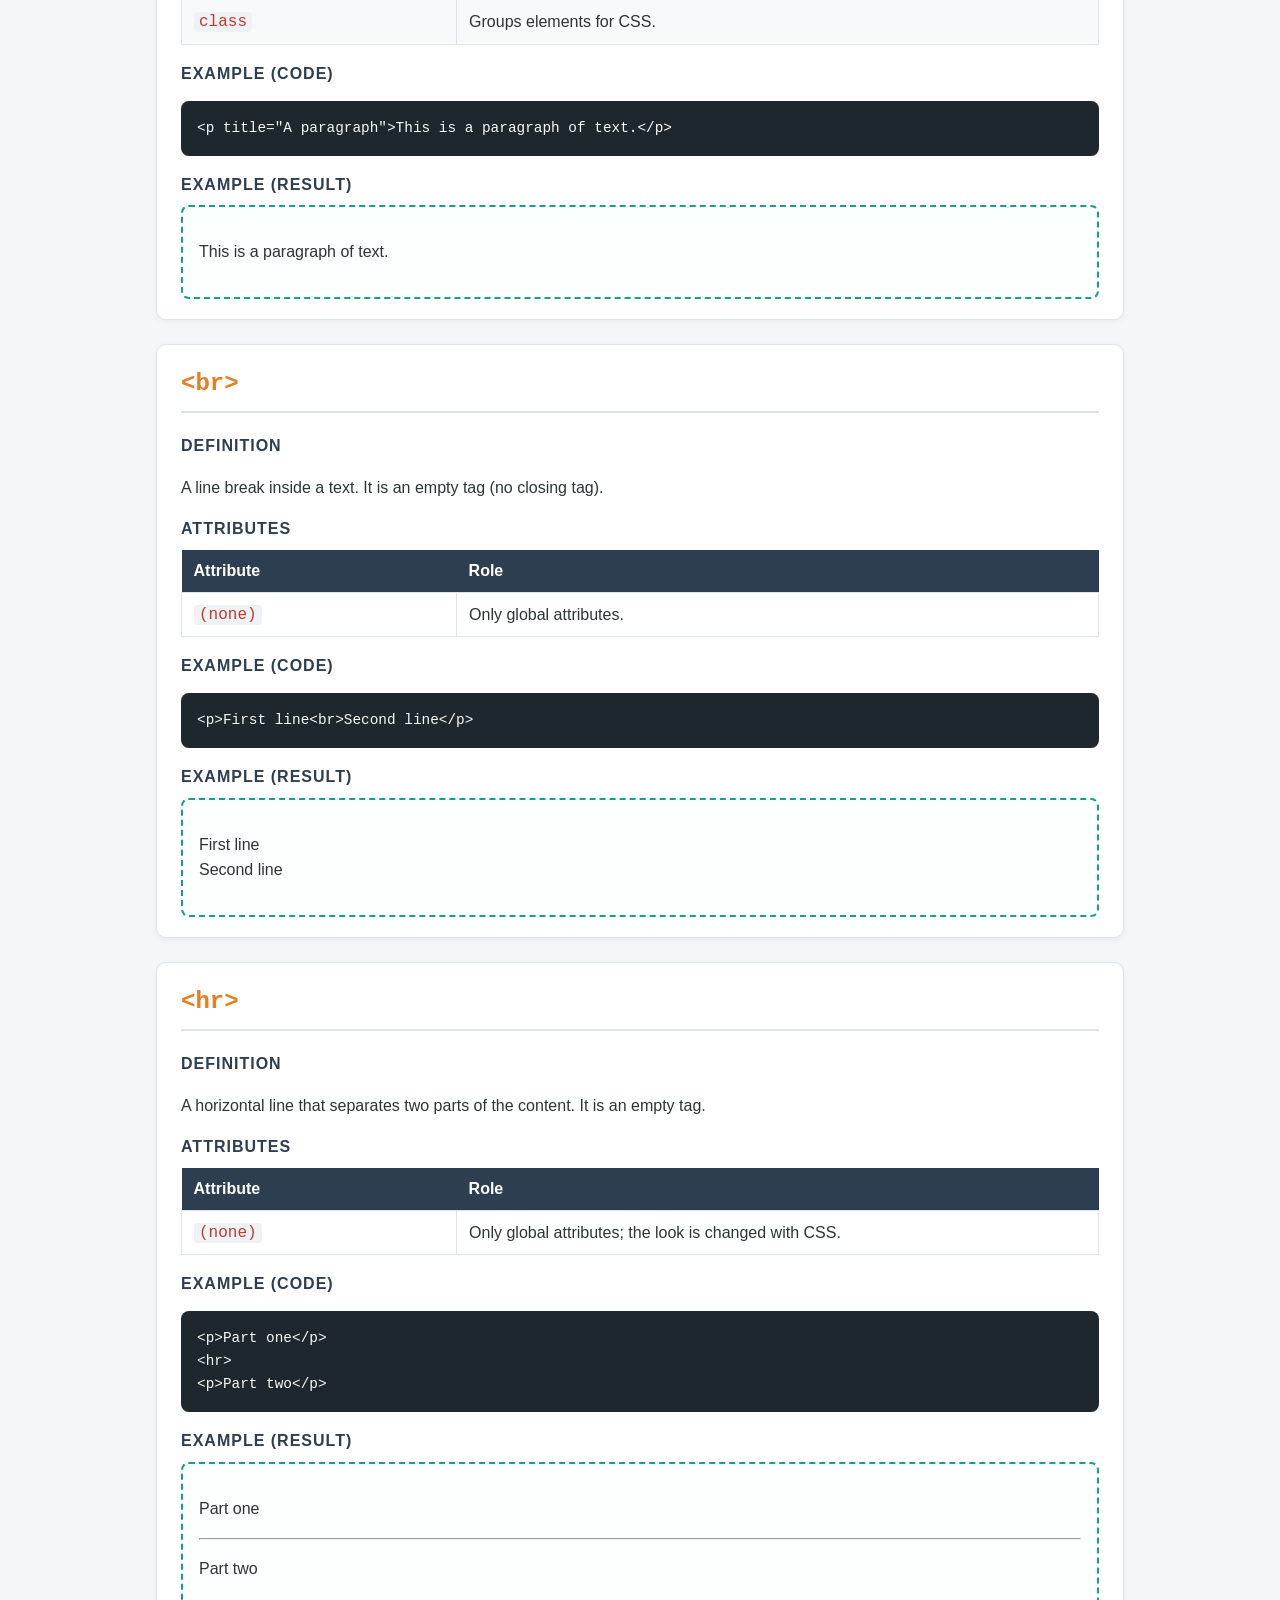
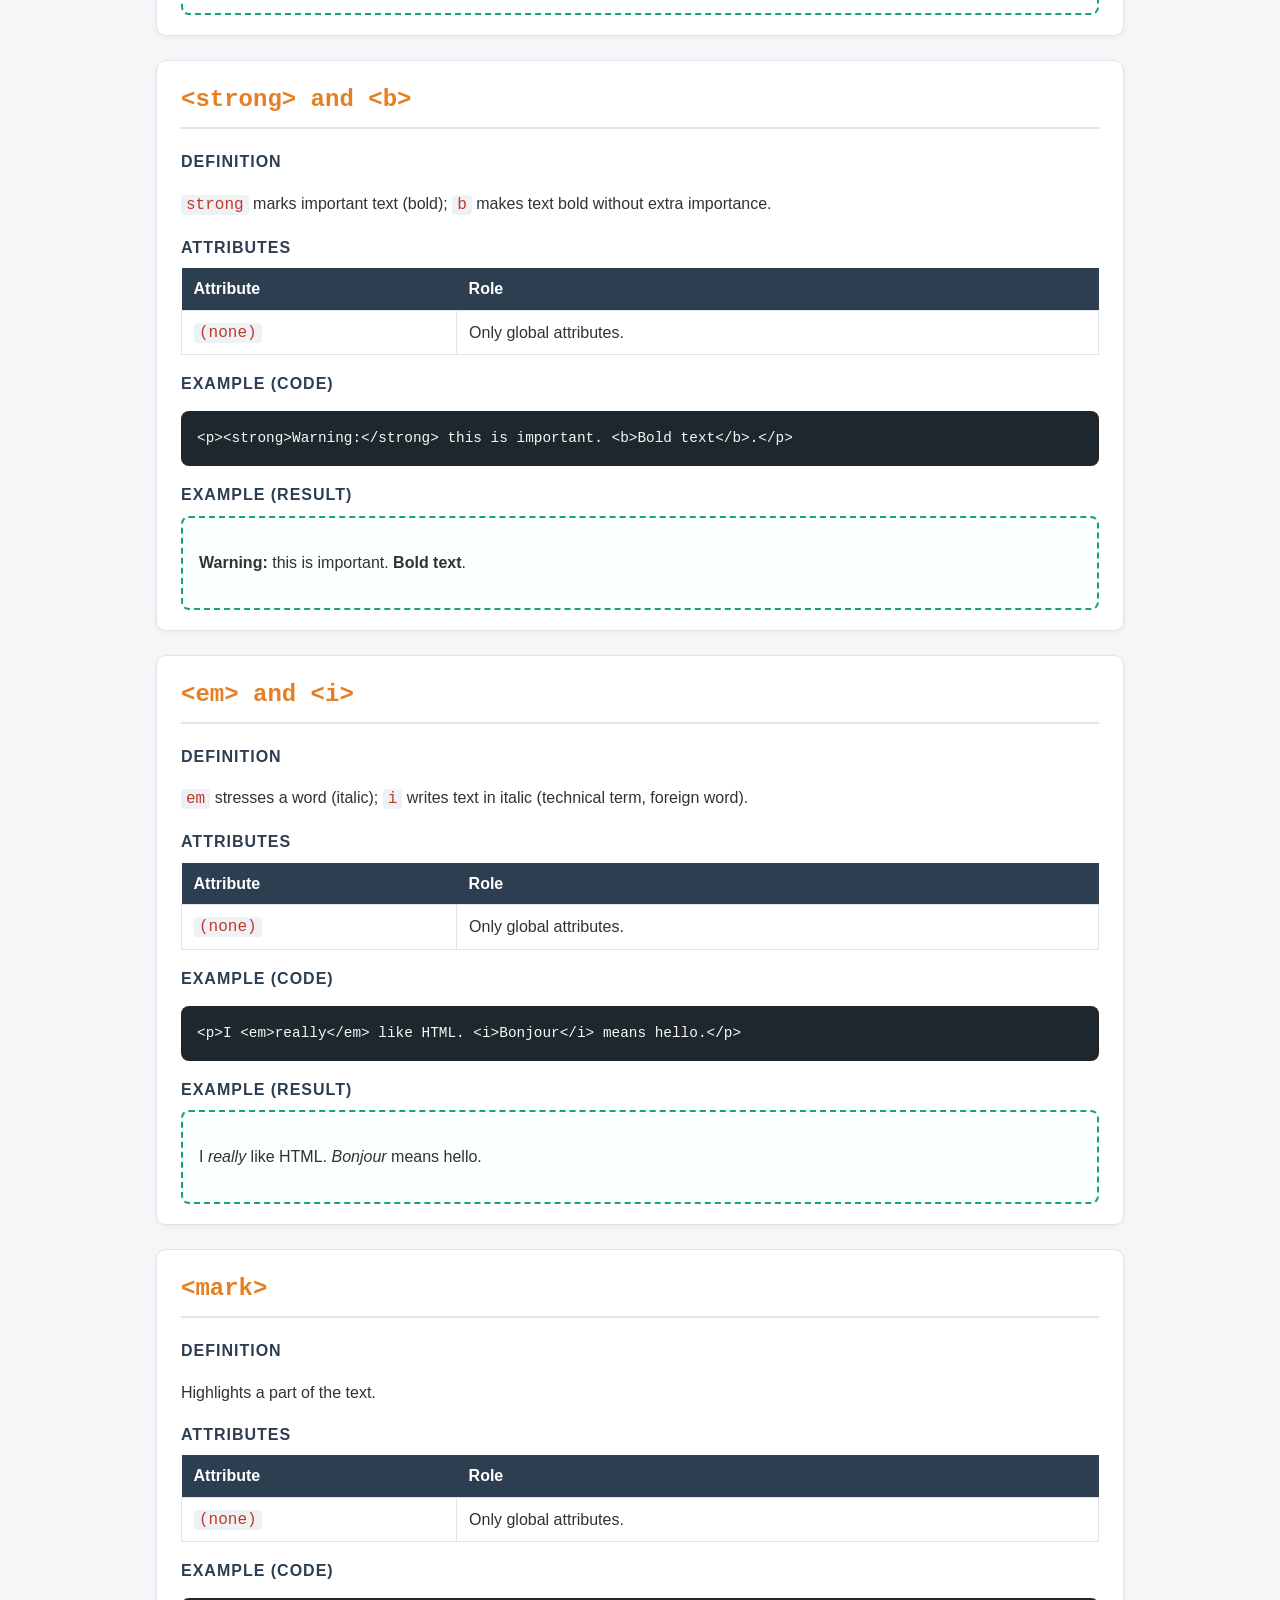
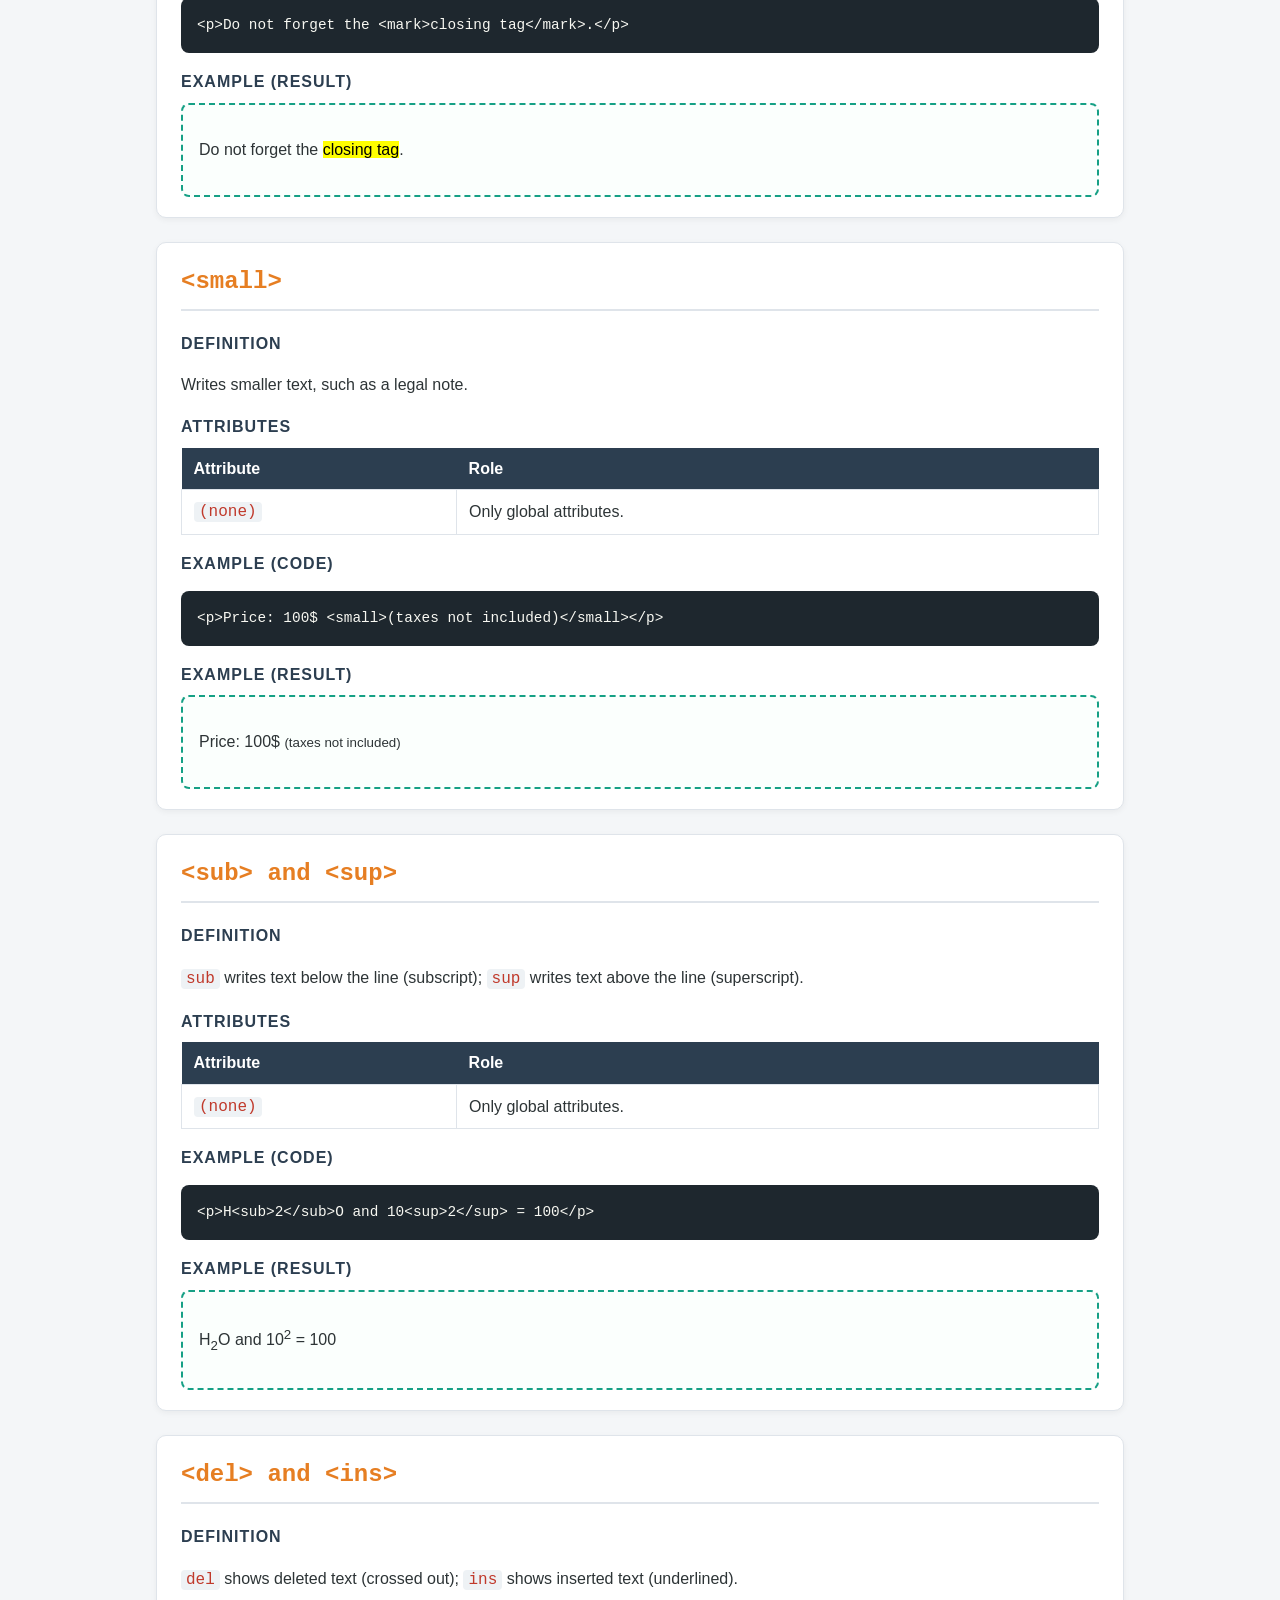
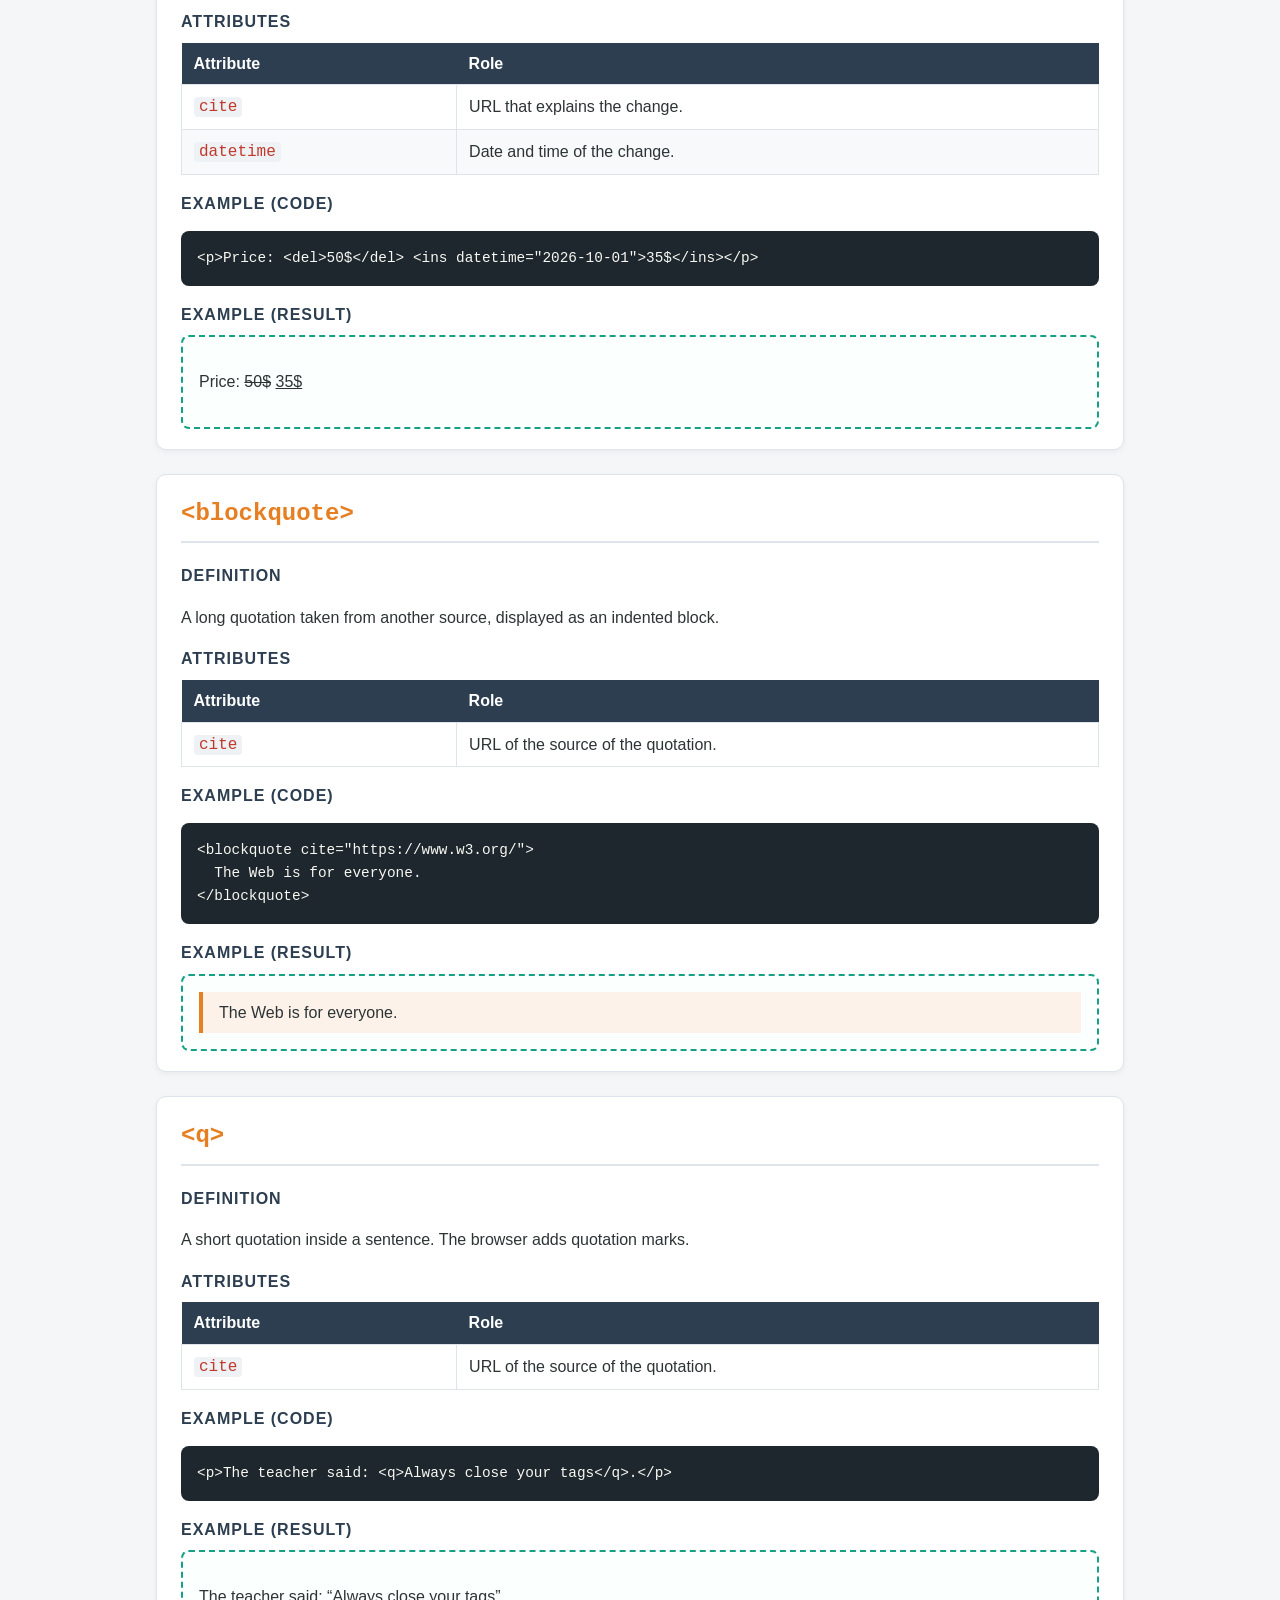
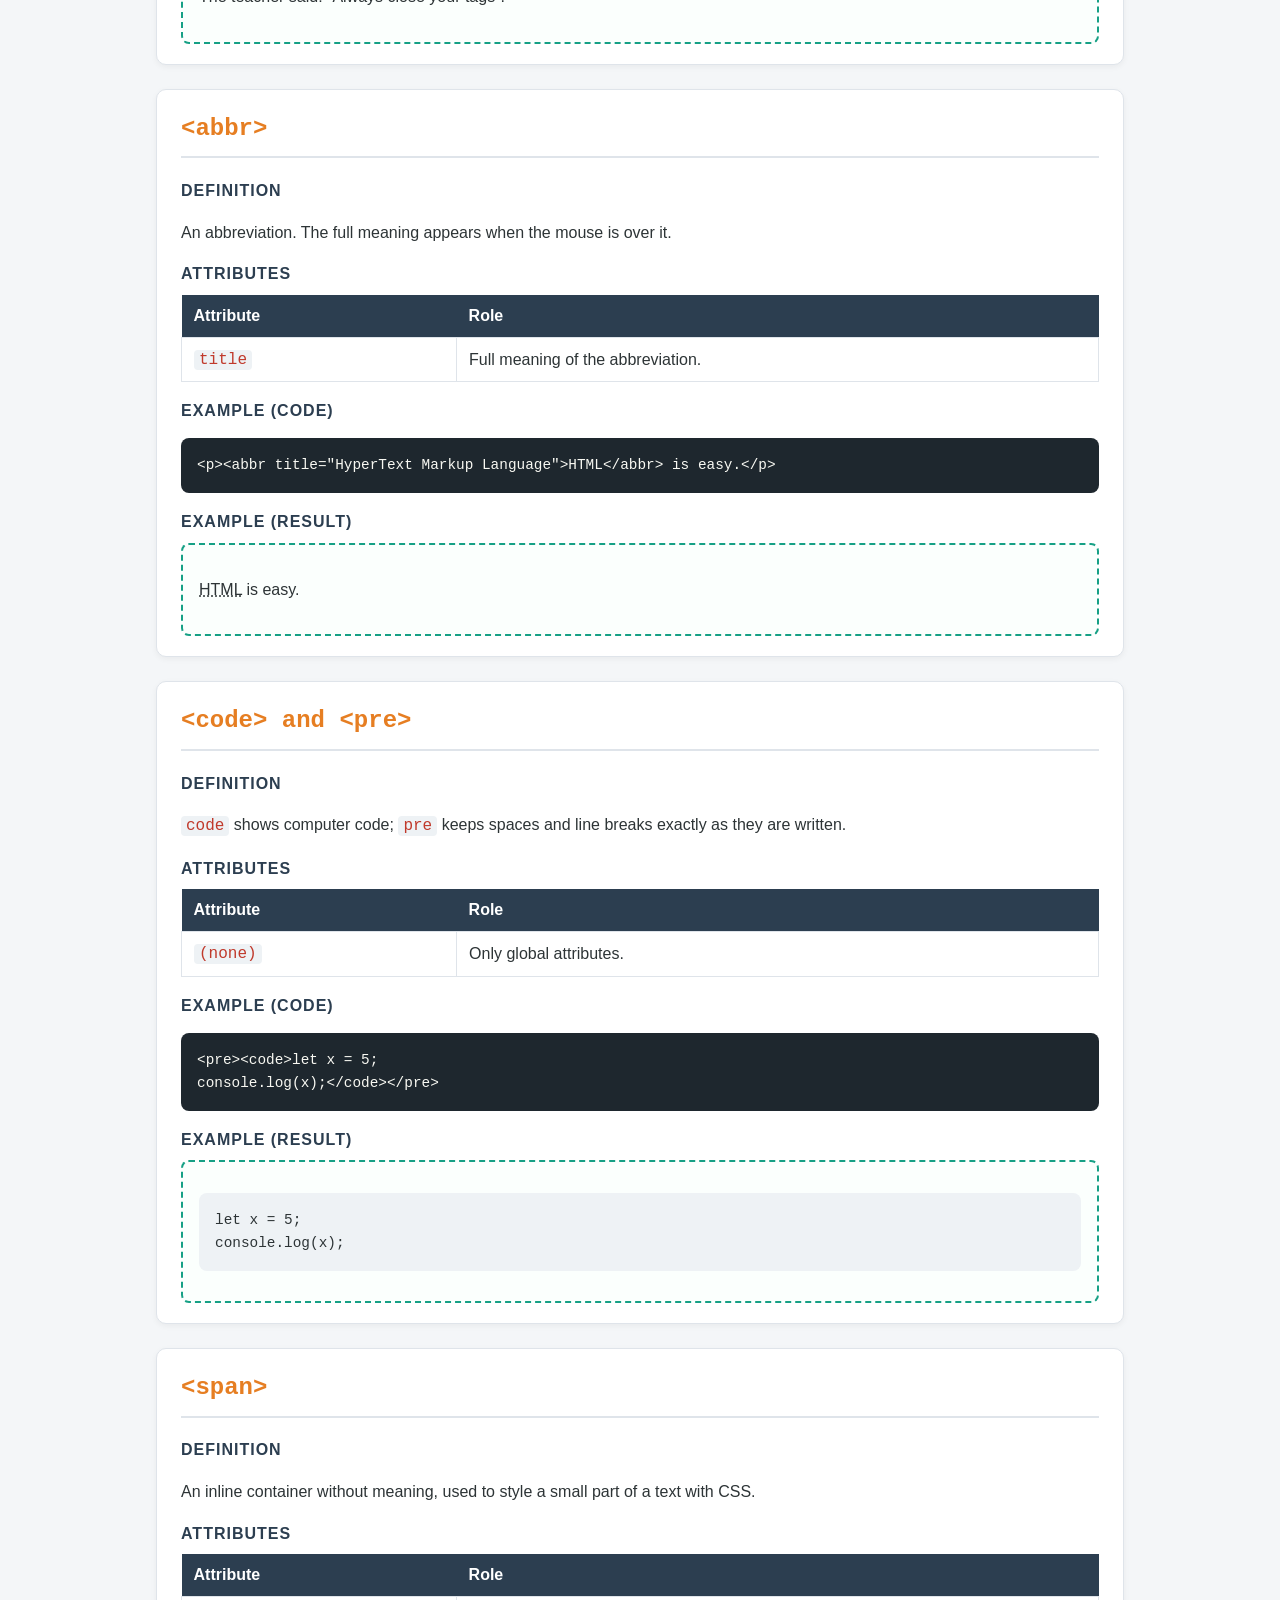
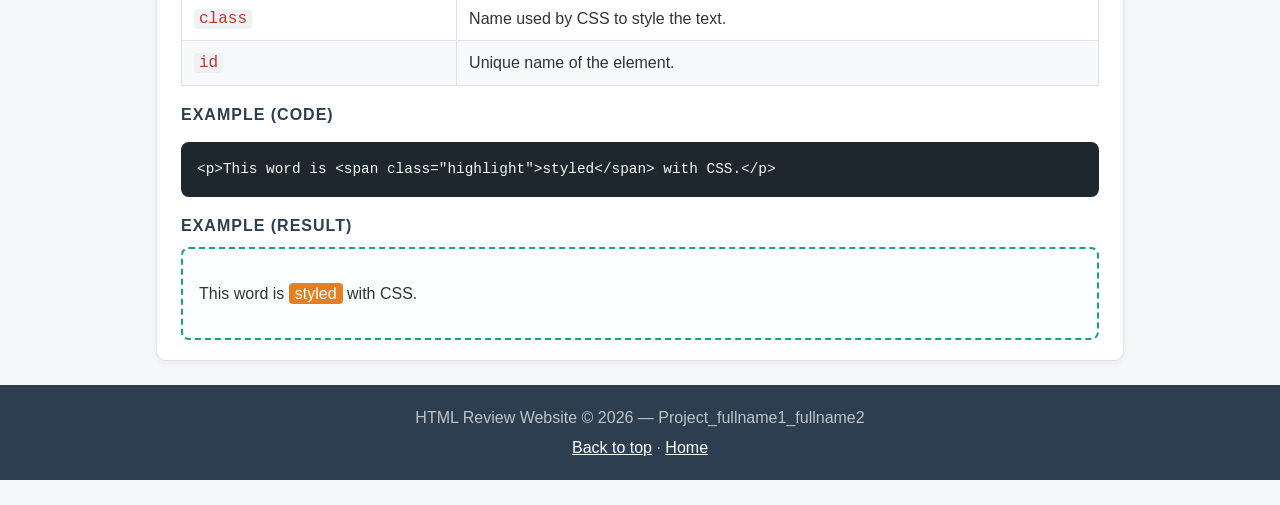
<file: Project_FarisAxmdeov_VorisAkbarov/text.html>
<!DOCTYPE html>
<html lang="en">
<head>
  <meta charset="UTF-8">
  <meta name="viewport" content="width=device-width, initial-scale=1.0">
  <meta name="description" content="HTML Review Website - Text formatting">
  <title>Text formatting | HTML Review</title>
  <link rel="stylesheet" href="css/style.css">
</head>
<body id="top">
  <header class="site-header">
    <div class="brand">
      <img src="images/logo.svg" alt="HTML Review logo" width="48" height="48">
      <div>
        <p class="site-title">HTML Review Website</p>
        <p class="site-subtitle">Definitions, attributes and examples of the main HTML tags</p>
      </div>
    </div>
    <nav class="main-nav">
      <ul>
        <li><a href="index.html">Home</a></li>
        <li><a href="text.html" class="active">Text</a></li>
        <li><a href="links.html">Links &amp; Media</a></li>
        <li><a href="lists.html">Lists</a></li>
        <li><a href="tables.html">Tables</a></li>
        <li><a href="forms.html">Forms</a></li>
        <li><a href="media.html">Multimedia</a></li>
        <li><a href="semantic.html">Semantic</a></li>
        <li><a href="metadata.html">Metadata</a></li>
      </ul>
    </nav>
  </header>

  <main>
    <section class="intro">
      <h1>Text Formatting Tags</h1>
      <p>These tags are used to write titles, paragraphs and to give a meaning or a style to words.</p>
      <ul class="toc">
        <li><a href="#h1-h6">&lt;h1&gt; ... &lt;h6&gt;</a></li>
        <li><a href="#p">&lt;p&gt;</a></li>
        <li><a href="#br">&lt;br&gt;</a></li>
        <li><a href="#hr">&lt;hr&gt;</a></li>
        <li><a href="#strong-and-b">&lt;strong&gt; and &lt;b&gt;</a></li>
        <li><a href="#em-and-i">&lt;em&gt; and &lt;i&gt;</a></li>
        <li><a href="#mark">&lt;mark&gt;</a></li>
        <li><a href="#small">&lt;small&gt;</a></li>
        <li><a href="#sub-and-sup">&lt;sub&gt; and &lt;sup&gt;</a></li>
        <li><a href="#del-and-ins">&lt;del&gt; and &lt;ins&gt;</a></li>
        <li><a href="#blockquote">&lt;blockquote&gt;</a></li>
        <li><a href="#q">&lt;q&gt;</a></li>
        <li><a href="#abbr">&lt;abbr&gt;</a></li>
        <li><a href="#code-and-pre">&lt;code&gt; and &lt;pre&gt;</a></li>
        <li><a href="#span">&lt;span&gt;</a></li>
      </ul>
    </section>

    <section class="tag" id="h1-h6">
      <h2 class="tag-name">&lt;h1&gt; ... &lt;h6&gt;</h2>

      <h3>Definition</h3>
      <p>Headings. <code>h1</code> is the most important title, <code>h6</code> the least important.</p>

      <h3>Attributes</h3>
      <table class="attr-table">
        <thead>
          <tr><th>Attribute</th><th>Role</th></tr>
        </thead>
        <tbody>
          <tr><td><code>id</code></td><td>Unique name, useful for links to this title.</td></tr>
          <tr><td><code>class</code></td><td>Groups elements for CSS.</td></tr>
        </tbody>
      </table>

      <h3>Example (code)</h3>
<pre><code>&lt;h1&gt;Heading 1&lt;/h1&gt;
&lt;h2&gt;Heading 2&lt;/h2&gt;
&lt;h3&gt;Heading 3&lt;/h3&gt;
&lt;h6&gt;Heading 6&lt;/h6&gt;</code></pre>

      <h3>Example (result)</h3>
      <div class="result">
<h1>Heading 1</h1>
<h2>Heading 2</h2>
<h3>Heading 3</h3>
<h6>Heading 6</h6>
      </div>
    </section>

    <section class="tag" id="p">
      <h2 class="tag-name">&lt;p&gt;</h2>

      <h3>Definition</h3>
      <p>A paragraph of text.</p>

      <h3>Attributes</h3>
      <table class="attr-table">
        <thead>
          <tr><th>Attribute</th><th>Role</th></tr>
        </thead>
        <tbody>
          <tr><td><code>title</code></td><td>Tooltip shown when the mouse is over the paragraph.</td></tr>
          <tr><td><code>class</code></td><td>Groups elements for CSS.</td></tr>
        </tbody>
      </table>

      <h3>Example (code)</h3>
<pre><code>&lt;p title=&quot;A paragraph&quot;&gt;This is a paragraph of text.&lt;/p&gt;</code></pre>

      <h3>Example (result)</h3>
      <div class="result">
<p title="A paragraph">This is a paragraph of text.</p>
      </div>
    </section>

    <section class="tag" id="br">
      <h2 class="tag-name">&lt;br&gt;</h2>

      <h3>Definition</h3>
      <p>A line break inside a text. It is an empty tag (no closing tag).</p>

      <h3>Attributes</h3>
      <table class="attr-table">
        <thead>
          <tr><th>Attribute</th><th>Role</th></tr>
        </thead>
        <tbody>
          <tr><td><code>(none)</code></td><td>Only global attributes.</td></tr>
        </tbody>
      </table>

      <h3>Example (code)</h3>
<pre><code>&lt;p&gt;First line&lt;br&gt;Second line&lt;/p&gt;</code></pre>

      <h3>Example (result)</h3>
      <div class="result">
<p>First line<br>Second line</p>
      </div>
    </section>

    <section class="tag" id="hr">
      <h2 class="tag-name">&lt;hr&gt;</h2>

      <h3>Definition</h3>
      <p>A horizontal line that separates two parts of the content. It is an empty tag.</p>

      <h3>Attributes</h3>
      <table class="attr-table">
        <thead>
          <tr><th>Attribute</th><th>Role</th></tr>
        </thead>
        <tbody>
          <tr><td><code>(none)</code></td><td>Only global attributes; the look is changed with CSS.</td></tr>
        </tbody>
      </table>

      <h3>Example (code)</h3>
<pre><code>&lt;p&gt;Part one&lt;/p&gt;
&lt;hr&gt;
&lt;p&gt;Part two&lt;/p&gt;</code></pre>

      <h3>Example (result)</h3>
      <div class="result">
<p>Part one</p>
<hr>
<p>Part two</p>
      </div>
    </section>

    <section class="tag" id="strong-and-b">
      <h2 class="tag-name">&lt;strong&gt; and &lt;b&gt;</h2>

      <h3>Definition</h3>
      <p><code>strong</code> marks important text (bold); <code>b</code> makes text bold without extra importance.</p>

      <h3>Attributes</h3>
      <table class="attr-table">
        <thead>
          <tr><th>Attribute</th><th>Role</th></tr>
        </thead>
        <tbody>
          <tr><td><code>(none)</code></td><td>Only global attributes.</td></tr>
        </tbody>
      </table>

      <h3>Example (code)</h3>
<pre><code>&lt;p&gt;&lt;strong&gt;Warning:&lt;/strong&gt; this is important. &lt;b&gt;Bold text&lt;/b&gt;.&lt;/p&gt;</code></pre>

      <h3>Example (result)</h3>
      <div class="result">
<p><strong>Warning:</strong> this is important. <b>Bold text</b>.</p>
      </div>
    </section>

    <section class="tag" id="em-and-i">
      <h2 class="tag-name">&lt;em&gt; and &lt;i&gt;</h2>

      <h3>Definition</h3>
      <p><code>em</code> stresses a word (italic); <code>i</code> writes text in italic (technical term, foreign word).</p>

      <h3>Attributes</h3>
      <table class="attr-table">
        <thead>
          <tr><th>Attribute</th><th>Role</th></tr>
        </thead>
        <tbody>
          <tr><td><code>(none)</code></td><td>Only global attributes.</td></tr>
        </tbody>
      </table>

      <h3>Example (code)</h3>
<pre><code>&lt;p&gt;I &lt;em&gt;really&lt;/em&gt; like HTML. &lt;i&gt;Bonjour&lt;/i&gt; means hello.&lt;/p&gt;</code></pre>

      <h3>Example (result)</h3>
      <div class="result">
<p>I <em>really</em> like HTML. <i>Bonjour</i> means hello.</p>
      </div>
    </section>

    <section class="tag" id="mark">
      <h2 class="tag-name">&lt;mark&gt;</h2>

      <h3>Definition</h3>
      <p>Highlights a part of the text.</p>

      <h3>Attributes</h3>
      <table class="attr-table">
        <thead>
          <tr><th>Attribute</th><th>Role</th></tr>
        </thead>
        <tbody>
          <tr><td><code>(none)</code></td><td>Only global attributes.</td></tr>
        </tbody>
      </table>

      <h3>Example (code)</h3>
<pre><code>&lt;p&gt;Do not forget the &lt;mark&gt;closing tag&lt;/mark&gt;.&lt;/p&gt;</code></pre>

      <h3>Example (result)</h3>
      <div class="result">
<p>Do not forget the <mark>closing tag</mark>.</p>
      </div>
    </section>

    <section class="tag" id="small">
      <h2 class="tag-name">&lt;small&gt;</h2>

      <h3>Definition</h3>
      <p>Writes smaller text, such as a legal note.</p>

      <h3>Attributes</h3>
      <table class="attr-table">
        <thead>
          <tr><th>Attribute</th><th>Role</th></tr>
        </thead>
        <tbody>
          <tr><td><code>(none)</code></td><td>Only global attributes.</td></tr>
        </tbody>
      </table>

      <h3>Example (code)</h3>
<pre><code>&lt;p&gt;Price: 100$ &lt;small&gt;(taxes not included)&lt;/small&gt;&lt;/p&gt;</code></pre>

      <h3>Example (result)</h3>
      <div class="result">
<p>Price: 100$ <small>(taxes not included)</small></p>
      </div>
    </section>

    <section class="tag" id="sub-and-sup">
      <h2 class="tag-name">&lt;sub&gt; and &lt;sup&gt;</h2>

      <h3>Definition</h3>
      <p><code>sub</code> writes text below the line (subscript); <code>sup</code> writes text above the line (superscript).</p>

      <h3>Attributes</h3>
      <table class="attr-table">
        <thead>
          <tr><th>Attribute</th><th>Role</th></tr>
        </thead>
        <tbody>
          <tr><td><code>(none)</code></td><td>Only global attributes.</td></tr>
        </tbody>
      </table>

      <h3>Example (code)</h3>
<pre><code>&lt;p&gt;H&lt;sub&gt;2&lt;/sub&gt;O and 10&lt;sup&gt;2&lt;/sup&gt; = 100&lt;/p&gt;</code></pre>

      <h3>Example (result)</h3>
      <div class="result">
<p>H<sub>2</sub>O and 10<sup>2</sup> = 100</p>
      </div>
    </section>

    <section class="tag" id="del-and-ins">
      <h2 class="tag-name">&lt;del&gt; and &lt;ins&gt;</h2>

      <h3>Definition</h3>
      <p><code>del</code> shows deleted text (crossed out); <code>ins</code> shows inserted text (underlined).</p>

      <h3>Attributes</h3>
      <table class="attr-table">
        <thead>
          <tr><th>Attribute</th><th>Role</th></tr>
        </thead>
        <tbody>
          <tr><td><code>cite</code></td><td>URL that explains the change.</td></tr>
          <tr><td><code>datetime</code></td><td>Date and time of the change.</td></tr>
        </tbody>
      </table>

      <h3>Example (code)</h3>
<pre><code>&lt;p&gt;Price: &lt;del&gt;50$&lt;/del&gt; &lt;ins datetime=&quot;2026-10-01&quot;&gt;35$&lt;/ins&gt;&lt;/p&gt;</code></pre>

      <h3>Example (result)</h3>
      <div class="result">
<p>Price: <del>50$</del> <ins datetime="2026-10-01">35$</ins></p>
      </div>
    </section>

    <section class="tag" id="blockquote">
      <h2 class="tag-name">&lt;blockquote&gt;</h2>

      <h3>Definition</h3>
      <p>A long quotation taken from another source, displayed as an indented block.</p>

      <h3>Attributes</h3>
      <table class="attr-table">
        <thead>
          <tr><th>Attribute</th><th>Role</th></tr>
        </thead>
        <tbody>
          <tr><td><code>cite</code></td><td>URL of the source of the quotation.</td></tr>
        </tbody>
      </table>

      <h3>Example (code)</h3>
<pre><code>&lt;blockquote cite=&quot;https://www.w3.org/&quot;&gt;
  The Web is for everyone.
&lt;/blockquote&gt;</code></pre>

      <h3>Example (result)</h3>
      <div class="result">
<blockquote cite="https://www.w3.org/">
  The Web is for everyone.
</blockquote>
      </div>
    </section>

    <section class="tag" id="q">
      <h2 class="tag-name">&lt;q&gt;</h2>

      <h3>Definition</h3>
      <p>A short quotation inside a sentence. The browser adds quotation marks.</p>

      <h3>Attributes</h3>
      <table class="attr-table">
        <thead>
          <tr><th>Attribute</th><th>Role</th></tr>
        </thead>
        <tbody>
          <tr><td><code>cite</code></td><td>URL of the source of the quotation.</td></tr>
        </tbody>
      </table>

      <h3>Example (code)</h3>
<pre><code>&lt;p&gt;The teacher said: &lt;q&gt;Always close your tags&lt;/q&gt;.&lt;/p&gt;</code></pre>

      <h3>Example (result)</h3>
      <div class="result">
<p>The teacher said: <q>Always close your tags</q>.</p>
      </div>
    </section>

    <section class="tag" id="abbr">
      <h2 class="tag-name">&lt;abbr&gt;</h2>

      <h3>Definition</h3>
      <p>An abbreviation. The full meaning appears when the mouse is over it.</p>

      <h3>Attributes</h3>
      <table class="attr-table">
        <thead>
          <tr><th>Attribute</th><th>Role</th></tr>
        </thead>
        <tbody>
          <tr><td><code>title</code></td><td>Full meaning of the abbreviation.</td></tr>
        </tbody>
      </table>

      <h3>Example (code)</h3>
<pre><code>&lt;p&gt;&lt;abbr title=&quot;HyperText Markup Language&quot;&gt;HTML&lt;/abbr&gt; is easy.&lt;/p&gt;</code></pre>

      <h3>Example (result)</h3>
      <div class="result">
<p><abbr title="HyperText Markup Language">HTML</abbr> is easy.</p>
      </div>
    </section>

    <section class="tag" id="code-and-pre">
      <h2 class="tag-name">&lt;code&gt; and &lt;pre&gt;</h2>

      <h3>Definition</h3>
      <p><code>code</code> shows computer code; <code>pre</code> keeps spaces and line breaks exactly as they are written.</p>

      <h3>Attributes</h3>
      <table class="attr-table">
        <thead>
          <tr><th>Attribute</th><th>Role</th></tr>
        </thead>
        <tbody>
          <tr><td><code>(none)</code></td><td>Only global attributes.</td></tr>
        </tbody>
      </table>

      <h3>Example (code)</h3>
<pre><code>&lt;pre&gt;&lt;code&gt;let x = 5;
console.log(x);&lt;/code&gt;&lt;/pre&gt;</code></pre>

      <h3>Example (result)</h3>
      <div class="result">
<pre><code>let x = 5;
console.log(x);</code></pre>
      </div>
    </section>

    <section class="tag" id="span">
      <h2 class="tag-name">&lt;span&gt;</h2>

      <h3>Definition</h3>
      <p>An inline container without meaning, used to style a small part of a text with CSS.</p>

      <h3>Attributes</h3>
      <table class="attr-table">
        <thead>
          <tr><th>Attribute</th><th>Role</th></tr>
        </thead>
        <tbody>
          <tr><td><code>class</code></td><td>Name used by CSS to style the text.</td></tr>
          <tr><td><code>id</code></td><td>Unique name of the element.</td></tr>
        </tbody>
      </table>

      <h3>Example (code)</h3>
<pre><code>&lt;p&gt;This word is &lt;span class=&quot;highlight&quot;&gt;styled&lt;/span&gt; with CSS.&lt;/p&gt;</code></pre>

      <h3>Example (result)</h3>
      <div class="result">
<p>This word is <span class="highlight">styled</span> with CSS.</p>
      </div>
    </section>
  </main>

  <footer class="site-footer">
    <p>HTML Review Website &copy; 2026 &mdash; Project_fullname1_fullname2</p>
    <p><a href="#top">Back to top</a> &middot; <a href="index.html">Home</a></p>
  </footer>
</body>
</html>
</file>
<file: Project_FarisAxmdeov_VorisAkbarov/css/style.css>
:root {
  --navy: #2c3e50;
  --navy-light: #34495e;
  --accent: #e67e22;
  --green: #16a085;
  --bg: #f4f6f8;
  --card: #ffffff;
  --text: #2d3436;
  --muted: #7f8c8d;
  --border: #dfe4ea;
  --code-bg: #1e272e;
  --code-text: #f8f8f2;
}

* {
  box-sizing: border-box;
}

body {
  margin: 0;
  font-family: "Segoe UI", Arial, sans-serif;
  line-height: 1.6;
  color: var(--text);
  background-color: var(--bg);
}

a {
  color: var(--green);
}

a:hover {
  color: var(--accent);
}


.site-header {
  background-color: var(--navy);
  color: #ffffff;
  padding: 16px 24px;
  display: flex;
  flex-direction: column;
  gap: 12px;
}

.brand {
  display: flex;
  align-items: center;
  gap: 14px;
}

.site-title {
  margin: 0;
  font-size: 1.6rem;
  font-weight: bold;
}

.site-subtitle {
  margin: 0;
  font-size: 0.9rem;
  color: #bdc3c7;
}

.main-nav ul {
  list-style: none;
  margin: 0;
  padding: 0;
  display: flex;
  flex-wrap: wrap;
  gap: 6px;
}

.main-nav a {
  display: block;
  padding: 8px 14px;
  border-radius: 6px;
  color: #ffffff;
  text-decoration: none;
  background-color: var(--navy-light);
  transition: background-color 0.2s;
}

.main-nav a:hover {
  background-color: var(--green);
  color: #ffffff;
}

.main-nav a.active {
  background-color: var(--accent);
}

main {
  max-width: 1000px;
  margin: 24px auto;
  padding: 0 16px;
}

.intro,
.tag {
  background-color: var(--card);
  border: 1px solid var(--border);
  border-radius: 10px;
  padding: 20px 24px;
  margin-bottom: 24px;
  box-shadow: 0 2px 6px rgba(0, 0, 0, 0.05);
}

.intro h1 {
  margin-top: 0;
  color: var(--navy);
}

/* Table of contents (Flexbox) */
.toc {
  list-style: none;
  padding: 0;
  display: flex;
  flex-wrap: wrap;
  gap: 8px;
}

.toc a {
  display: inline-block;
  padding: 4px 10px;
  border: 1px solid var(--green);
  border-radius: 20px;
  font-size: 0.85rem;
  text-decoration: none;
}

.tag-name {
  margin-top: 0;
  color: var(--accent);
  font-family: Consolas, "Courier New", monospace;
  border-bottom: 2px solid var(--border);
  padding-bottom: 8px;
}

.tag h3 {
  color: var(--navy);
  margin-bottom: 8px;
  font-size: 1rem;
  text-transform: uppercase;
  letter-spacing: 1px;
}

/* ---------- Attribute tables ---------- */
.attr-table {
  width: 100%;
  border-collapse: collapse;
}

.attr-table th {
  background-color: var(--navy);
  color: #ffffff;
  text-align: left;
  padding: 8px 12px;
}

.attr-table td {
  border: 1px solid var(--border);
  padding: 8px 12px;
}

.attr-table td:first-child {
  width: 30%;
}

.attr-table tbody tr:nth-child(even) {
  background-color: #f8f9fa;
}

/* ---------- Code blocks ---------- */
pre {
  background-color: var(--code-bg);
  color: var(--code-text);
  padding: 16px;
  border-radius: 8px;
  overflow-x: auto;
  font-size: 0.9rem;
}

code {
  font-family: Consolas, "Courier New", monospace;
}

p code,
td code {
  background-color: #eef2f5;
  color: #c0392b;
  padding: 1px 5px;
  border-radius: 4px;
}

/* ---------- Result boxes ---------- */
.result {
  border: 2px dashed var(--green);
  border-radius: 8px;
  padding: 16px;
  background-color: #fbfffd;
  overflow-x: auto;
}

.result pre {
  background-color: #eef2f5;
  color: var(--text);
}

.note {
  color: var(--muted);
  font-style: italic;
}

.highlight {
  color: #ffffff;
  background-color: var(--accent);
  padding: 2px 6px;
  border-radius: 4px;
}

.box {
  border: 2px solid var(--navy);
  padding: 10px;
  margin: 10px 0;
}

blockquote {
  border-left: 4px solid var(--accent);
  margin: 0;
  padding: 8px 16px;
  background-color: #fdf2e9;
}

/* ---------- Demo tables ---------- */
.demo-table {
  border-collapse: collapse;
  min-width: 260px;
}

.demo-table caption {
  font-weight: bold;
  padding: 6px;
  color: var(--navy);
}

.demo-table th,
.demo-table td {
  border: 1px solid var(--navy);
  padding: 6px 12px;
  text-align: center;
}

.demo-table th,
.demo-table thead td {
  background-color: #d6eaf8;
}

.demo-table tfoot td {
  background-color: #fdebd0;
  font-weight: bold;
}

/* ---------- Forms ---------- */
.result input[type="text"],
.result input[type="email"],
.result input[type="password"],
.result input[type="number"],
.result input[type="date"],
.result select,
.result textarea {
  padding: 6px 8px;
  border: 1px solid #b2bec3;
  border-radius: 5px;
  font: inherit;
}

.result button,
.result input[type="submit"],
.result input[type="reset"] {
  padding: 6px 16px;
  border: none;
  border-radius: 5px;
  background-color: var(--green);
  color: #ffffff;
  cursor: pointer;
}

.result button:disabled {
  background-color: #b2bec3;
  cursor: not-allowed;
}

fieldset {
  border: 1px solid var(--navy);
  border-radius: 8px;
}

legend {
  padding: 0 6px;
  font-weight: bold;
  color: var(--navy);
}

/* ---------- Multimedia ---------- */
img,
video,
iframe {
  max-width: 100%;
}

iframe {
  border: 1px solid var(--border);
}

canvas {
  border: 2px solid var(--navy);
  background-color: #ffffff;
}

figure {
  margin: 0;
  display: inline-block;
  text-align: center;
}

figcaption {
  font-size: 0.85rem;
  color: var(--muted);
}

/* ---------- Semantic demos ---------- */
.result header,
.result nav,
.result section,
.result article,
.result aside,
.result footer,
.like-main {
  border: 1px solid var(--border);
  border-radius: 6px;
  padding: 8px 12px;
  margin: 6px 0;
}

.result header {
  background-color: #d6eaf8;
}

.result nav {
  background-color: #d1f2eb;
}

.result aside {
  background-color: #fdebd0;
}

.result footer {
  background-color: #e5e8e8;
}

/* Full page layout with Flexbox */
.layout-demo {
  display: flex;
  flex-direction: column;
  text-align: center;
  font-weight: bold;
}

.layout-middle {
  display: flex;
  gap: 8px;
}

.layout-middle main {
  flex: 3;
  margin: 6px 0;
  padding: 8px;
  border: 1px dashed var(--navy);
}

.layout-middle aside {
  flex: 1;
}

details {
  border: 1px solid var(--border);
  border-radius: 6px;
  padding: 8px 12px;
}

summary {
  cursor: pointer;
  font-weight: bold;
  color: var(--navy);
}

/* ---------- Footer ---------- */
.site-footer {
  background-color: var(--navy);
  color: #bdc3c7;
  text-align: center;
  padding: 16px;
}

.site-footer p {
  margin: 4px 0;
}

.site-footer a {
  color: #ffffff;
}

/* ---------- Small screens ---------- */
@media (max-width: 600px) {
  .layout-middle {
    flex-direction: column;
  }

  .site-title {
    font-size: 1.3rem;
  }
}
</file>
